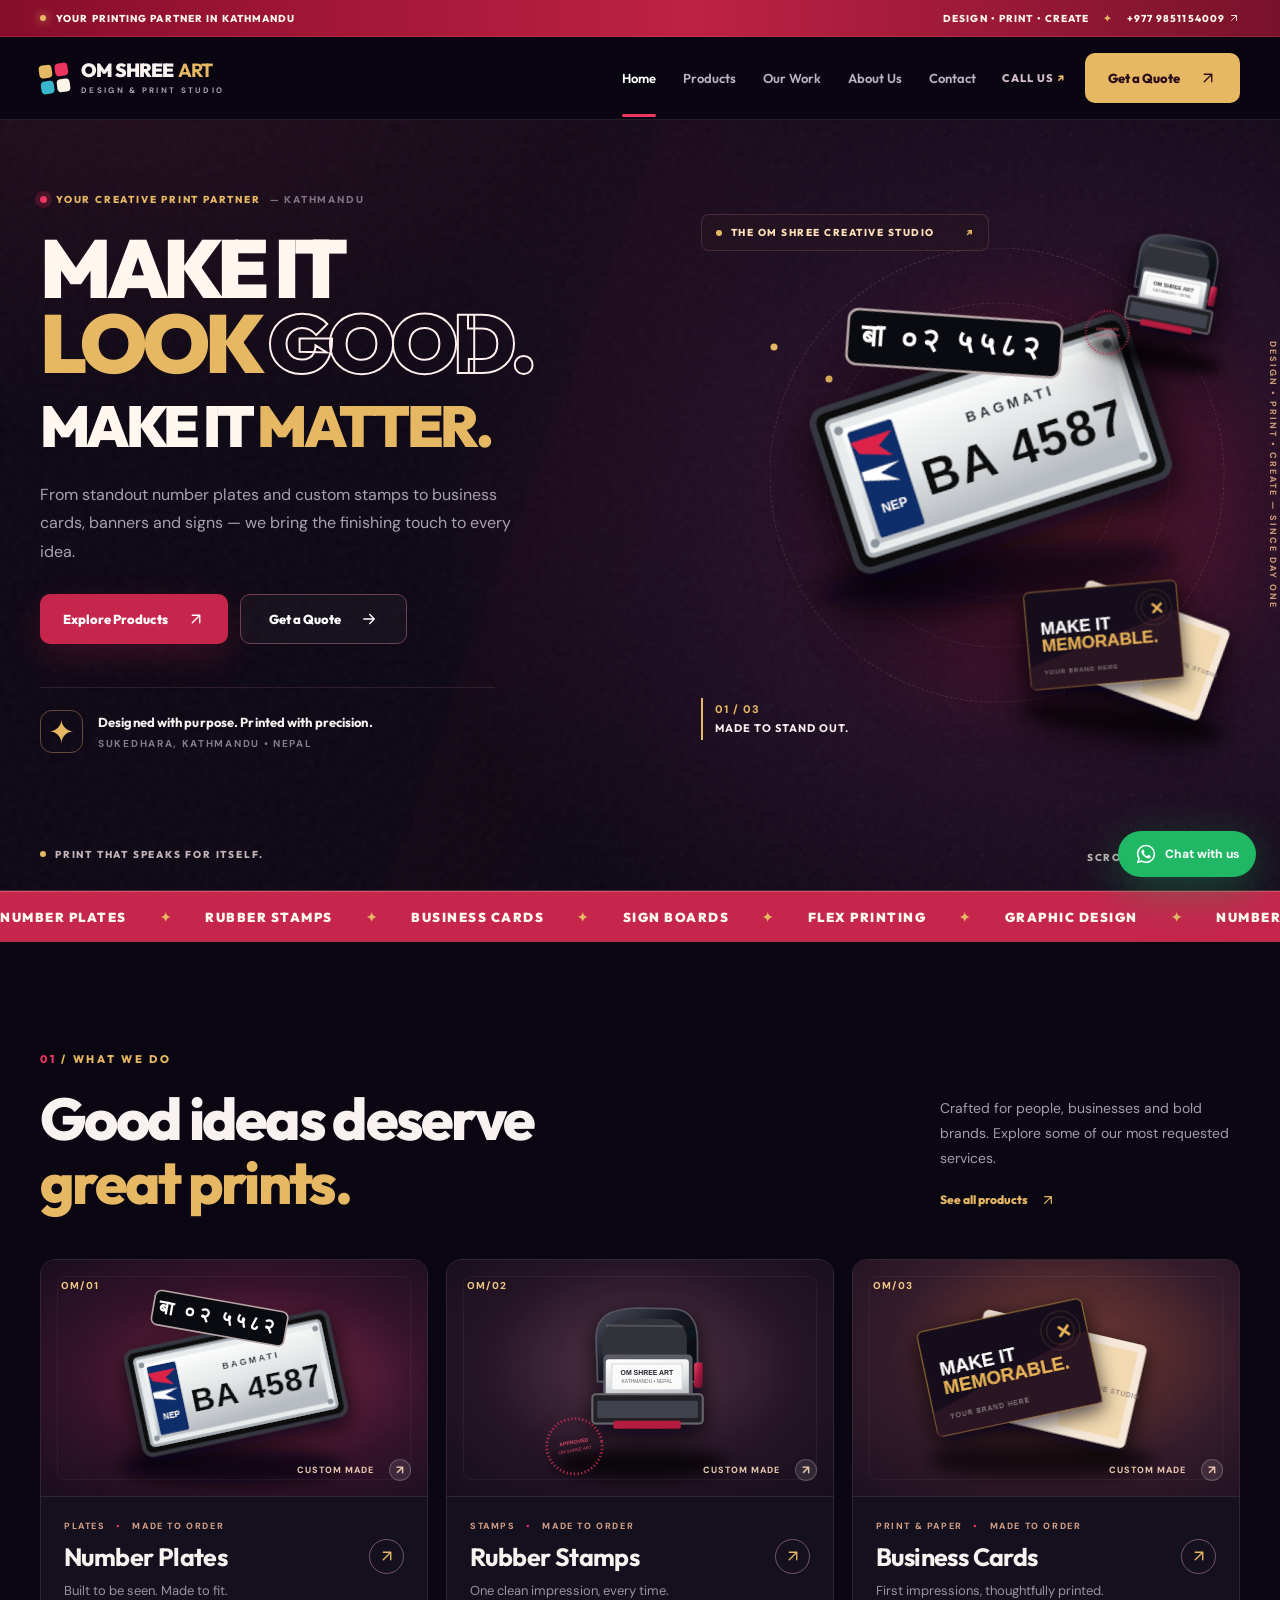
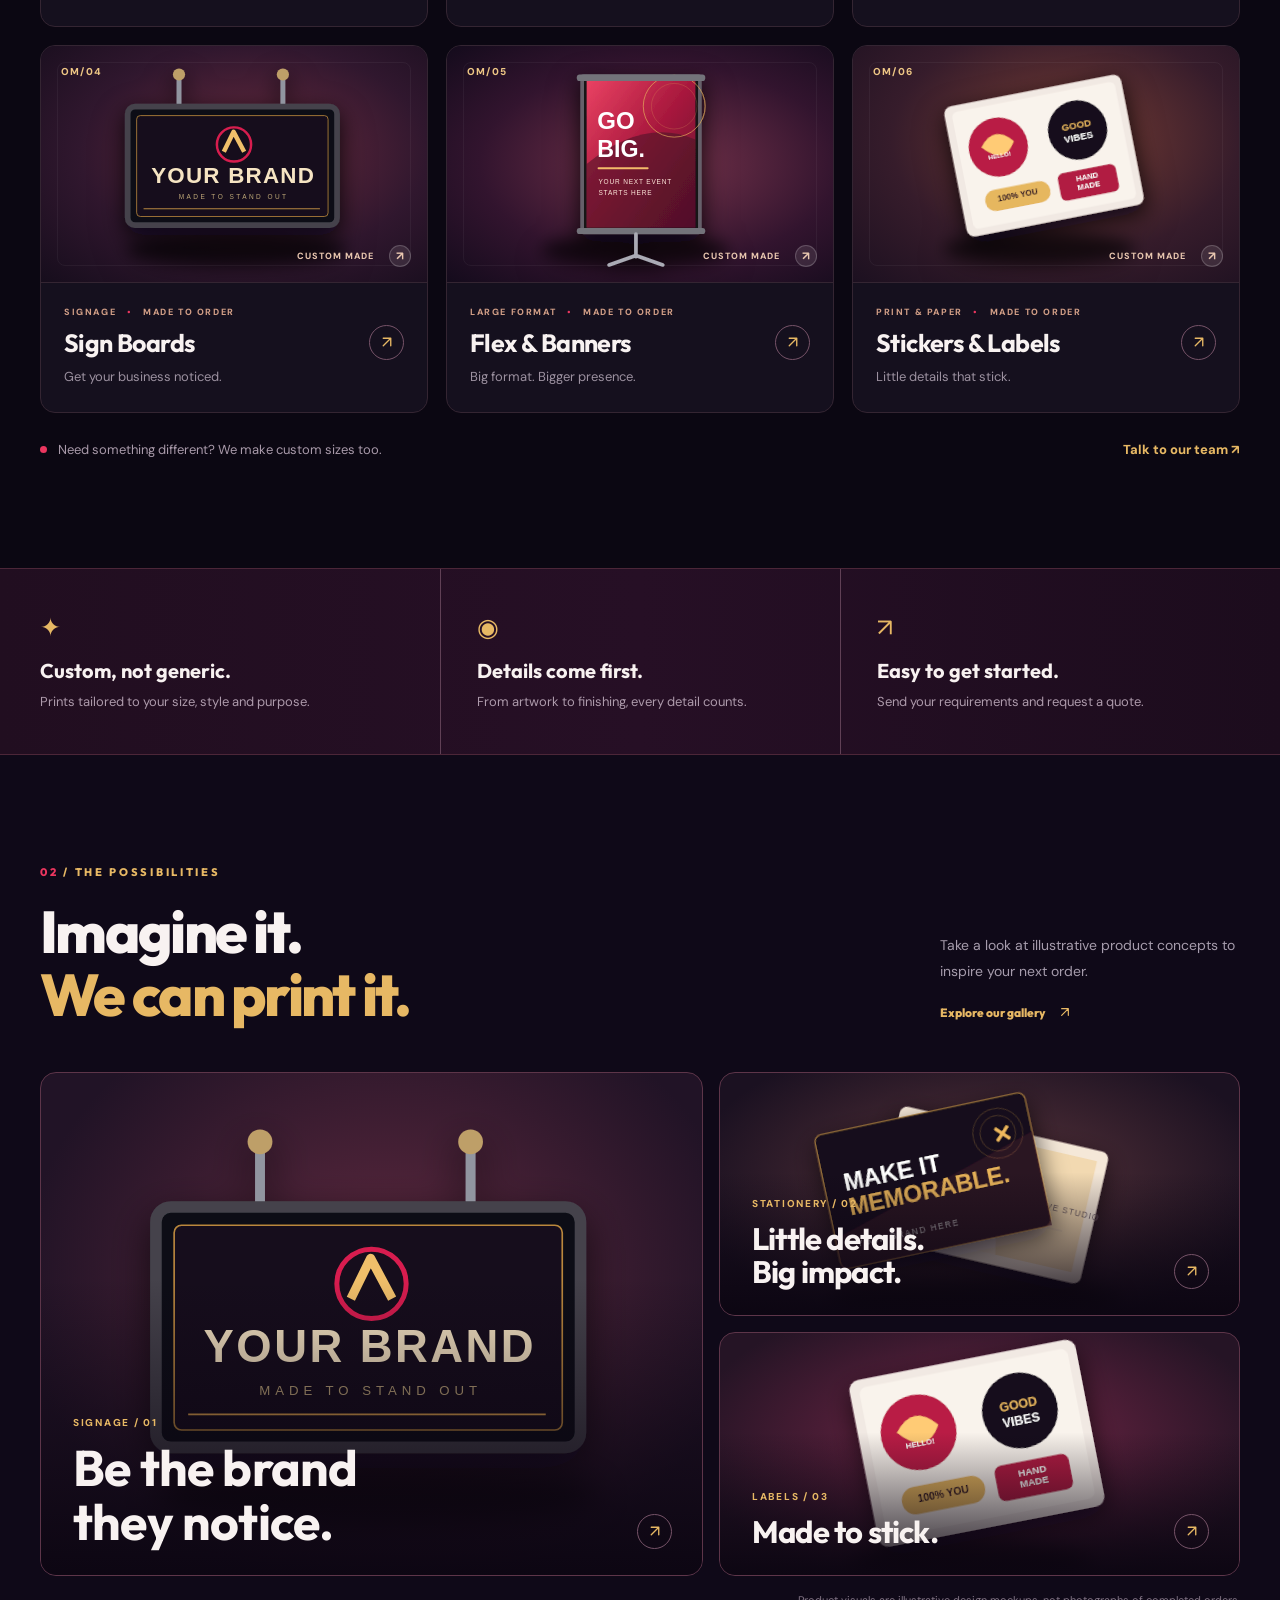
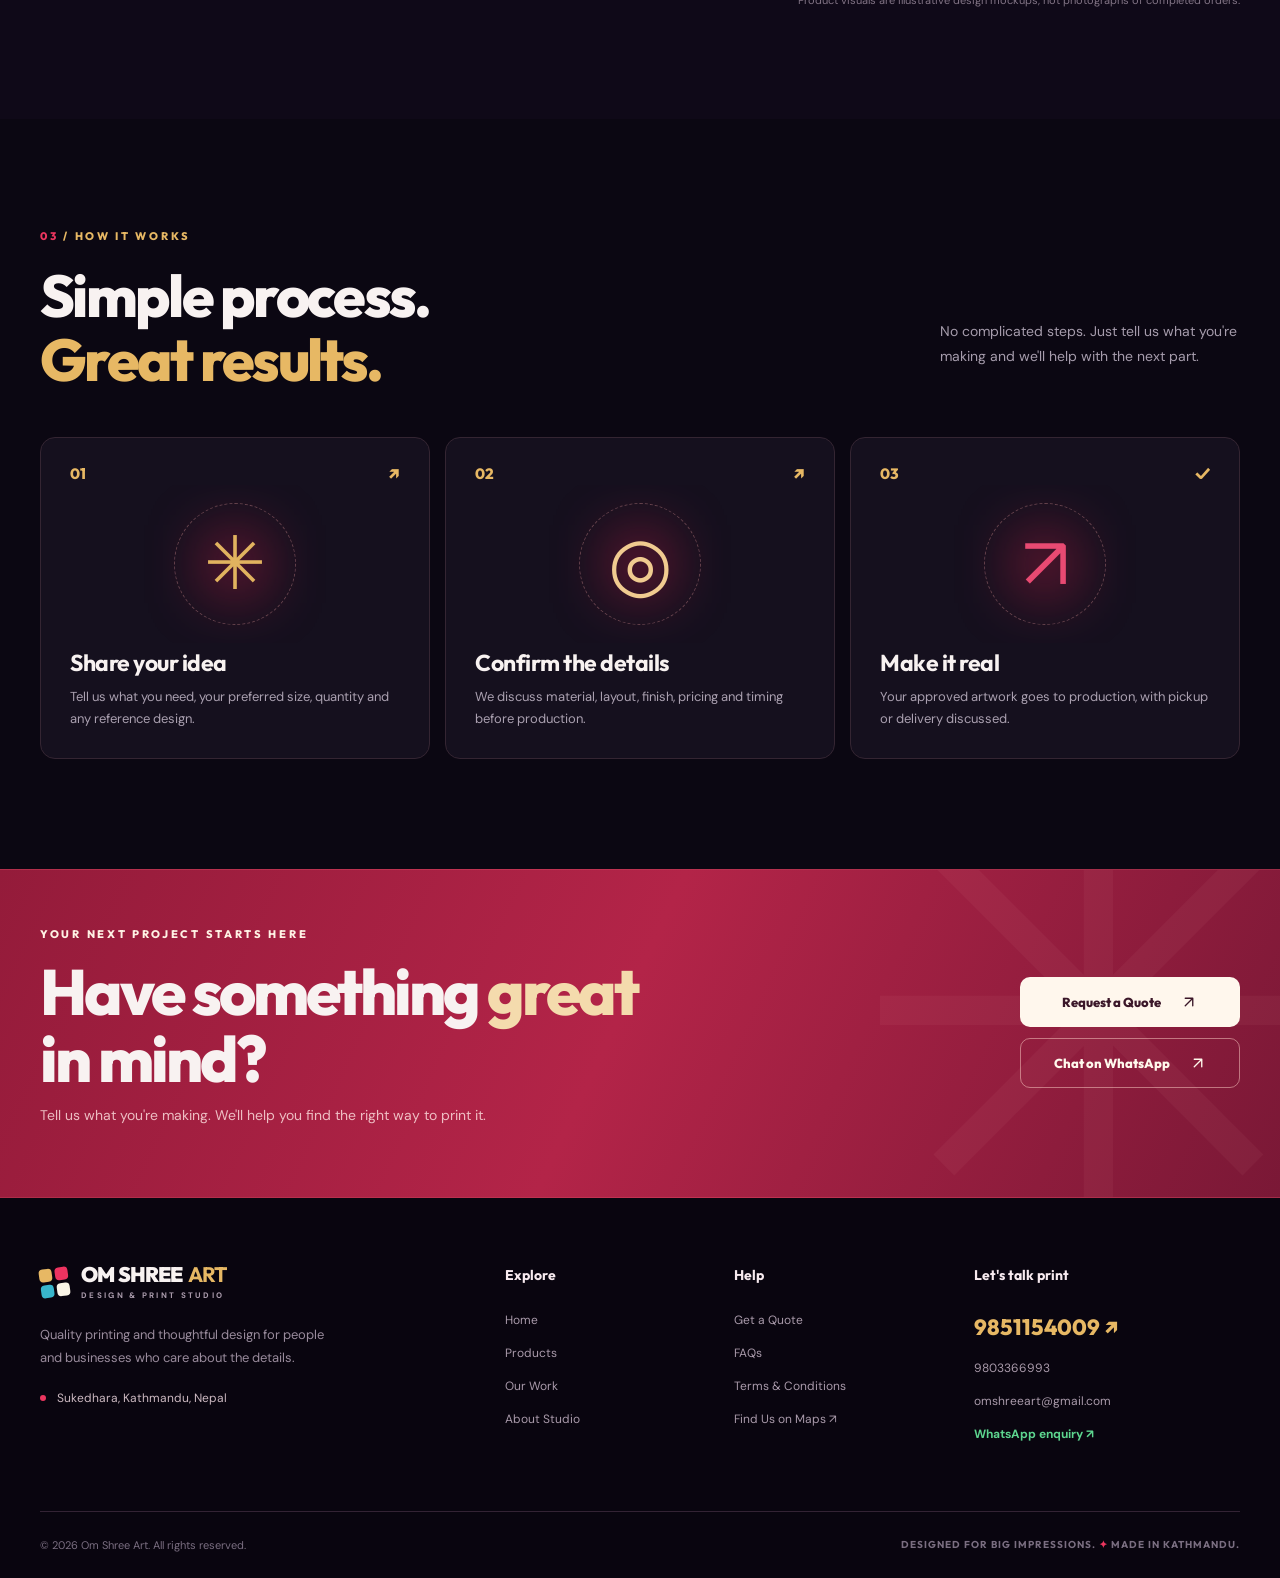
<file: index.html>
<!DOCTYPE html><html lang="en"><head><meta charset="UTF-8"><meta name="viewport" content="width=device-width,initial-scale=1"><meta name="theme-color" content="#0b0712"><meta name="description" content="Professional number plates, rubber stamps, business cards, banners, flex printing and signage in Sukedhara, Kathmandu."><title>Premium Printing, Number Plates &amp; Rubber Stamps | Om Shree Art Kathmandu</title><link rel="canonical" href="https://omshreeart.com.np/"><link rel="icon" type="image/svg+xml" href="assets/favicon.svg"><meta property="og:title" content="Premium Printing, Number Plates &amp; Rubber Stamps | Om Shree Art"><meta property="og:description" content="Professional number plates, rubber stamps, business cards, banners, flex printing and signage in Sukedhara, Kathmandu."><meta property="og:type" content="website"><meta property="og:url" content="https://omshreeart.com.np/"><link rel="preconnect" href="https://fonts.googleapis.com"><link rel="preconnect" href="https://fonts.gstatic.com" crossorigin><link href="https://fonts.googleapis.com/css2?family=DM+Sans:wght@400;500;600;700;800&amp;family=Outfit:wght@400;500;600;700;800;900&amp;display=swap" rel="stylesheet"><link rel="stylesheet" href="style.css"><script type="application/ld+json">{"@context": "https://schema.org", "@type": "LocalBusiness", "name": "Om Shree Art", "url": "https://omshreeart.com.np/", "telephone": "+9779851154009", "email": "omshreeart@gmail.com", "address": {"@type": "PostalAddress", "streetAddress": "Sukedhara", "addressLocality": "Kathmandu", "addressCountry": "NP"}, "areaServed": "Kathmandu Valley"}</script></head><body data-page="home"><a class="skip-link" href="#main">Skip to main content</a><div class="topbar"><div class="container topbar-inner"><span><span class="status-light"></span> YOUR PRINTING PARTNER IN KATHMANDU</span><span class="topbar-right">DESIGN • PRINT • CREATE <b class="top-dot">✦</b> <a href="tel:+9779851154009">+977 9851154009 <svg viewBox="0 0 24 24" fill="none" aria-hidden="true"><path d="M7 17 17 7M7 7h10v10" stroke="currentColor" stroke-width="1.8" stroke-linecap="round" stroke-linejoin="round"/></svg></a></span></div></div>
<header class="header" id="siteHeader"><div class="container header-inner"><a href="index.html" class="brand" aria-label="Om Shree Art homepage"><span class="brand-symbol" aria-hidden="true"><i></i><i></i><i></i><i></i></span><span class="brand-name">OM SHREE <strong>ART</strong><small>DESIGN & PRINT STUDIO</small></span></a><nav class="nav" id="nav" aria-label="Main navigation"><a href="index.html" class="active" aria-current="page">Home</a><a href="products.html" class="" >Products</a><a href="portfolio.html" class="" >Our Work</a><a href="about.html" class="" >About Us</a><a href="contact.html" class="" >Contact</a><a href="faq.html" class="nav-mobile-aux">FAQ</a><a href="terms.html" class="nav-mobile-aux">Terms</a></nav><div class="header-actions"><a class="header-call" href="tel:+9779803366993" aria-label="Call Om Shree Art">CALL US <span>↗</span></a><a class="btn btn-gold header-btn" href="contact.html">Get a Quote <svg viewBox="0 0 24 24" fill="none" aria-hidden="true"><path d="M7 17 17 7M7 7h10v10" stroke="currentColor" stroke-width="1.8" stroke-linecap="round" stroke-linejoin="round"/></svg></a><button id="menuBtn" class="menu-btn" type="button" aria-label="Open navigation menu" aria-controls="nav" aria-expanded="false"><span></span><span></span><span></span></button></div></div></header><main id="main"><section class="hero"><div class="hero-grain" aria-hidden="true"></div><div class="container hero-content"><div class="hero-left"><div class="hero-eyebrow"><span></span> YOUR CREATIVE PRINT PARTNER <b>— KATHMANDU</b></div><h1>MAKE IT<br><span class="hero-gold">LOOK</span> <span class="hero-outline">GOOD.</span><br><span class="hero-smallline">MAKE IT <em>MATTER.</em></span></h1><p>From standout number plates and custom stamps to business cards, banners and signs — we bring the finishing touch to every idea.</p><div class="hero-buttons"><a href="products.html" class="btn btn-red">Explore Products <svg viewBox="0 0 24 24" fill="none" aria-hidden="true"><path d="M7 17 17 7M7 7h10v10" stroke="currentColor" stroke-width="1.8" stroke-linecap="round" stroke-linejoin="round"/></svg></a><a href="contact.html" class="btn btn-darkline">Get a Quote <svg viewBox="0 0 24 24" fill="none" aria-hidden="true"><path d="M5 12h14m-6-6 6 6-6 6" stroke="currentColor" stroke-width="1.8" stroke-linecap="round" stroke-linejoin="round"/></svg></a></div><div class="hero-proof"><div class="hero-proof-icon">✦</div><div><strong>Designed with purpose. Printed with precision.</strong><span>SUKEDHARA, KATHMANDU • NEPAL</span></div></div></div><div class="hero-right"><div class="hero-orbit orbit-1"></div><div class="hero-orbit orbit-2"></div><div class="hero-orbit orbit-3"></div><div class="hero-aura"></div><div class="hero-sample-top"><span class="live-dot"></span> THE OM SHREE CREATIVE STUDIO <span>↗</span></div><div class="hero-numberplate product-float"><img src="assets/plate.svg" alt="Custom vehicle number plate mockup"/></div><div class="hero-stamp product-float"><img src="assets/stamp.svg" alt="Custom rubber stamp mockup"/></div><div class="hero-business product-float"><img src="assets/cards.svg" alt="Custom business cards mockup"/></div><div class="hero-side-label">DESIGN • PRINT • CREATE — SINCE DAY ONE</div><div class="hero-badge"><span>01 / 03</span><strong>MADE TO STAND OUT.</strong></div></div></div><div class="hero-bottomline container"><span><i></i> PRINT THAT SPEAKS FOR ITSELF.</span><span>SCROLL TO EXPLORE <b>↓</b></span></div></section>
<div class="marquee"><div class="marquee-track" aria-label="Featured printing services"><span>NUMBER PLATES</span><i>✦</i><span>RUBBER STAMPS</span><i>✦</i><span>BUSINESS CARDS</span><i>✦</i><span>SIGN BOARDS</span><i>✦</i><span>FLEX PRINTING</span><i>✦</i><span>GRAPHIC DESIGN</span><i>✦</i><span>NUMBER PLATES</span><i>✦</i><span>RUBBER STAMPS</span><i>✦</i><span>BUSINESS CARDS</span><i>✦</i><span>SIGN BOARDS</span><i>✦</i><span>FLEX PRINTING</span><i>✦</i><span>GRAPHIC DESIGN</span><i>✦</i></div></div>
<section class="section services-section"><div class="container"><div class="section-header"><div><div class="overline"><span>01</span> / WHAT WE DO</div><h2>Good ideas deserve<br><em>great prints.</em></h2></div><div class="section-right"><p>Crafted for people, businesses and bold brands. Explore some of our most requested services.</p><a href="products.html" class="text-action">See all products <svg viewBox="0 0 24 24" fill="none" aria-hidden="true"><path d="M7 17 17 7M7 7h10v10" stroke="currentColor" stroke-width="1.8" stroke-linecap="round" stroke-linejoin="round"/></svg></a></div></div><div class="services-grid"><article class="service-card service-card-feature reveal" data-category="plates" data-search="number plates custom vehicle number plates for motorcycles, scooters, cars and commercial vehicles. ask us about the correct size, lettering and finish for your vehicle. plates"><a href="products.html?item=number-plates" class="service-image theme-plates" aria-label="Explore Number Plates"><span class="service-index">OM/01</span><img loading="lazy" src="assets/plate.svg" alt="Illustrative mockup of Number Plates"><span class="image-tag">CUSTOM MADE <b>↗</b></span></a><div class="service-info"><div class="service-meta">Plates <span>•</span> MADE TO ORDER</div><div class="service-title-row"><h3>Number Plates</h3><a href="products.html?item=number-plates" class="round-arrow" aria-label="View Number Plates"><svg viewBox="0 0 24 24" fill="none" aria-hidden="true"><path d="M7 17 17 7M7 7h10v10" stroke="currentColor" stroke-width="1.8" stroke-linecap="round" stroke-linejoin="round"/></svg></a></div><p>Built to be seen. Made to fit.</p></div></article><article class="service-card  reveal" data-category="stamps" data-search="rubber stamps self-inking, traditional, company, address, logo and date stamps for daily professional use. stamps"><a href="products.html?item=rubber-stamps" class="service-image theme-stamps" aria-label="Explore Rubber Stamps"><span class="service-index">OM/02</span><img loading="lazy" src="assets/stamp.svg" alt="Illustrative mockup of Rubber Stamps"><span class="image-tag">CUSTOM MADE <b>↗</b></span></a><div class="service-info"><div class="service-meta">Stamps <span>•</span> MADE TO ORDER</div><div class="service-title-row"><h3>Rubber Stamps</h3><a href="products.html?item=rubber-stamps" class="round-arrow" aria-label="View Rubber Stamps"><svg viewBox="0 0 24 24" fill="none" aria-hidden="true"><path d="M7 17 17 7M7 7h10v10" stroke="currentColor" stroke-width="1.8" stroke-linecap="round" stroke-linejoin="round"/></svg></a></div><p>One clean impression, every time.</p></div></article><article class="service-card  reveal" data-category="print" data-search="business cards visiting cards with your choice of artwork, paper, finish and quantity. print &amp; paper"><a href="products.html?item=business-cards" class="service-image theme-print" aria-label="Explore Business Cards"><span class="service-index">OM/03</span><img loading="lazy" src="assets/cards.svg" alt="Illustrative mockup of Business Cards"><span class="image-tag">CUSTOM MADE <b>↗</b></span></a><div class="service-info"><div class="service-meta">Print & Paper <span>•</span> MADE TO ORDER</div><div class="service-title-row"><h3>Business Cards</h3><a href="products.html?item=business-cards" class="round-arrow" aria-label="View Business Cards"><svg viewBox="0 0 24 24" fill="none" aria-hidden="true"><path d="M7 17 17 7M7 7h10v10" stroke="currentColor" stroke-width="1.8" stroke-linecap="round" stroke-linejoin="round"/></svg></a></div><p>First impressions, thoughtfully printed.</p></div></article><article class="service-card  reveal" data-category="signage" data-search="sign boards custom signboards, shop signs and illuminated signage designed around your brand and site. signage"><a href="products.html?item=sign-boards" class="service-image theme-signage" aria-label="Explore Sign Boards"><span class="service-index">OM/04</span><img loading="lazy" src="assets/sign.svg" alt="Illustrative mockup of Sign Boards"><span class="image-tag">CUSTOM MADE <b>↗</b></span></a><div class="service-info"><div class="service-meta">Signage <span>•</span> MADE TO ORDER</div><div class="service-title-row"><h3>Sign Boards</h3><a href="products.html?item=sign-boards" class="round-arrow" aria-label="View Sign Boards"><svg viewBox="0 0 24 24" fill="none" aria-hidden="true"><path d="M7 17 17 7M7 7h10v10" stroke="currentColor" stroke-width="1.8" stroke-linecap="round" stroke-linejoin="round"/></svg></a></div><p>Get your business noticed.</p></div></article><article class="service-card  reveal" data-category="outdoor" data-search="flex &amp; banners banners and flex printing for shops, events, promotions, exhibitions and outdoor displays. large format"><a href="products.html?item=flex-banners" class="service-image theme-outdoor" aria-label="Explore Flex &amp; Banners"><span class="service-index">OM/05</span><img loading="lazy" src="assets/banner.svg" alt="Illustrative mockup of Flex &amp; Banners"><span class="image-tag">CUSTOM MADE <b>↗</b></span></a><div class="service-info"><div class="service-meta">Large Format <span>•</span> MADE TO ORDER</div><div class="service-title-row"><h3>Flex & Banners</h3><a href="products.html?item=flex-banners" class="round-arrow" aria-label="View Flex &amp; Banners"><svg viewBox="0 0 24 24" fill="none" aria-hidden="true"><path d="M7 17 17 7M7 7h10v10" stroke="currentColor" stroke-width="1.8" stroke-linecap="round" stroke-linejoin="round"/></svg></a></div><p>Big format. Bigger presence.</p></div></article><article class="service-card  reveal" data-category="print" data-search="stickers &amp; labels printed product labels, decals, die-cut stickers and branding pieces for your packaging or displays. print &amp; paper"><a href="products.html?item=stickers-labels" class="service-image theme-print" aria-label="Explore Stickers &amp; Labels"><span class="service-index">OM/06</span><img loading="lazy" src="assets/stickers.svg" alt="Illustrative mockup of Stickers &amp; Labels"><span class="image-tag">CUSTOM MADE <b>↗</b></span></a><div class="service-info"><div class="service-meta">Print & Paper <span>•</span> MADE TO ORDER</div><div class="service-title-row"><h3>Stickers & Labels</h3><a href="products.html?item=stickers-labels" class="round-arrow" aria-label="View Stickers &amp; Labels"><svg viewBox="0 0 24 24" fill="none" aria-hidden="true"><path d="M7 17 17 7M7 7h10v10" stroke="currentColor" stroke-width="1.8" stroke-linecap="round" stroke-linejoin="round"/></svg></a></div><p>Little details that stick.</p></div></article></div><div class="section-end"><span><i></i> Need something different? We make custom sizes too.</span><a href="contact.html">Talk to our team ↗</a></div></div></section>
<section class="feature-strip"><div class="container feature-strip-grid"><div><div class="feature-icon">✦</div><strong>Custom, not generic.</strong><p>Prints tailored to your size, style and purpose.</p></div><div><div class="feature-icon">◉</div><strong>Details come first.</strong><p>From artwork to finishing, every detail counts.</p></div><div><div class="feature-icon">↗</div><strong>Easy to get started.</strong><p>Send your requirements and request a quote.</p></div></div></section>
<section class="section showcase-section"><div class="container"><div class="section-header"><div><div class="overline"><span>02</span> / THE POSSIBILITIES</div><h2>Imagine it.<br><em>We can print it.</em></h2></div><div class="section-right"><p>Take a look at illustrative product concepts to inspire your next order.</p><a href="portfolio.html" class="text-action">Explore our gallery <svg viewBox="0 0 24 24" fill="none" aria-hidden="true"><path d="M7 17 17 7M7 7h10v10" stroke="currentColor" stroke-width="1.8" stroke-linecap="round" stroke-linejoin="round"/></svg></a></div></div><div class="gallery-home"><a class="gallery-home-main" href="portfolio.html"><img src="assets/sign.svg" loading="lazy" alt="Illustrative shop sign design"/><div class="gallery-overlay"><span>SIGNAGE / 01</span><h3>Be the brand<br>they notice.</h3><strong class="round-arrow"><svg viewBox="0 0 24 24" fill="none" aria-hidden="true"><path d="M7 17 17 7M7 7h10v10" stroke="currentColor" stroke-width="1.8" stroke-linecap="round" stroke-linejoin="round"/></svg></strong></div></a><a class="gallery-home-right right1" href="portfolio.html"><img src="assets/cards.svg" loading="lazy" alt="Business cards design example"/><div class="gallery-overlay"><span>STATIONERY / 02</span><h3>Little details.<br>Big impact.</h3><strong class="round-arrow"><svg viewBox="0 0 24 24" fill="none" aria-hidden="true"><path d="M7 17 17 7M7 7h10v10" stroke="currentColor" stroke-width="1.8" stroke-linecap="round" stroke-linejoin="round"/></svg></strong></div></a><a class="gallery-home-right right2" href="portfolio.html"><img src="assets/stickers.svg" loading="lazy" alt="Sticker printing design example"/><div class="gallery-overlay"><span>LABELS / 03</span><h3>Made to stick.</h3><strong class="round-arrow"><svg viewBox="0 0 24 24" fill="none" aria-hidden="true"><path d="M7 17 17 7M7 7h10v10" stroke="currentColor" stroke-width="1.8" stroke-linecap="round" stroke-linejoin="round"/></svg></strong></div></a></div><p class="mockup-note">Product visuals are illustrative design mockups, not photographs of completed orders.</p></div></section>
<section class="section process-section"><div class="container"><div class="section-header"><div><div class="overline"><span>03</span> / HOW IT WORKS</div><h2>Simple process.<br><em>Great results.</em></h2></div><div class="section-right"><p>No complicated steps. Just tell us what you're making and we'll help with the next part.</p></div></div><div class="process-grid"><div class="process-item"><span class="step-no">01 <i>↗</i></span><div class="process-graphic"><span>✳</span><div></div></div><h3>Share your idea</h3><p>Tell us what you need, your preferred size, quantity and any reference design.</p></div><div class="process-item"><span class="step-no">02 <i>↗</i></span><div class="process-graphic process-graphic-2"><span>◎</span><div></div></div><h3>Confirm the details</h3><p>We discuss material, layout, finish, pricing and timing before production.</p></div><div class="process-item"><span class="step-no">03 <i>✓</i></span><div class="process-graphic process-graphic-3"><span>↗</span><div></div></div><h3>Make it real</h3><p>Your approved artwork goes to production, with pickup or delivery discussed.</p></div></div></div></section></main><section class="cta-section"><div class="container cta-inner"><div><div class="overline light">YOUR NEXT PROJECT STARTS HERE</div><h2>Have something <em>great</em><br>in mind?</h2><p>Tell us what you're making. We'll help you find the right way to print it.</p></div><div class="cta-actions"><a href="contact.html" class="btn btn-cream">Request a Quote <svg viewBox="0 0 24 24" fill="none" aria-hidden="true"><path d="M7 17 17 7M7 7h10v10" stroke="currentColor" stroke-width="1.8" stroke-linecap="round" stroke-linejoin="round"/></svg></a><a href="https://wa.me/9779851154009?text=Hello%20Om%20Shree%20Art%2C%20I%20need%20a%20printing%20quote." target="_blank" rel="noopener" class="btn btn-red-outline">Chat on WhatsApp <svg viewBox="0 0 24 24" fill="none" aria-hidden="true"><path d="M7 17 17 7M7 7h10v10" stroke="currentColor" stroke-width="1.8" stroke-linecap="round" stroke-linejoin="round"/></svg></a></div><div class="cta-asterisk" aria-hidden="true">✳</div></div></section>
<footer class="footer"><div class="container"><div class="footer-main"><div class="footer-intro"><a href="index.html" class="brand brand-footer" aria-label="Om Shree Art homepage"><span class="brand-symbol" aria-hidden="true"><i></i><i></i><i></i><i></i></span><span class="brand-name">OM SHREE <strong>ART</strong><small>DESIGN & PRINT STUDIO</small></span></a><p>Quality printing and thoughtful design for people and businesses who care about the details.</p><div class="footer-location"><span class="red-dot"></span> Sukedhara, Kathmandu, Nepal</div></div><div class="footer-links"><h4>Explore</h4><a href="index.html">Home</a><a href="products.html">Products</a><a href="portfolio.html">Our Work</a><a href="about.html">About Studio</a></div><div class="footer-links"><h4>Help</h4><a href="contact.html">Get a Quote</a><a href="faq.html">FAQs</a><a href="terms.html">Terms & Conditions</a><a href="https://www.google.com/maps/search/?api=1&amp;query=Om+Shree+Art+Sukedhara+Kathmandu" target="_blank" rel="noopener">Find Us on Maps ↗</a></div><div class="footer-links footer-contact"><h4>Let's talk print</h4><a class="footer-phone" href="tel:+9779851154009">9851154009 ↗</a><a href="tel:+9779803366993">9803366993</a><a href="mailto:omshreeart@gmail.com">omshreeart@gmail.com</a><a class="footer-whatsapp" href="https://wa.me/9779851154009?text=Hello%20Om%20Shree%20Art" target="_blank" rel="noopener">WhatsApp enquiry ↗</a></div></div><div class="footer-bottom"><span>© 2026 Om Shree Art. All rights reserved.</span><span>DESIGNED FOR BIG IMPRESSIONS. <b>✦</b> MADE IN KATHMANDU.</span></div></div></footer><a class="floating-wa" href="https://wa.me/9779851154009?text=Hi%20Om%20Shree%20Art%21%20I%20would%20like%20to%20request%20a%20quote." target="_blank" rel="noopener" aria-label="Enquire on WhatsApp"><svg viewBox="0 0 24 24" aria-hidden="true"><path fill="currentColor" d="M12.04 2C6.55 2 2.1 6.44 2.1 11.92c0 1.75.46 3.44 1.33 4.94L2 22l5.3-1.38a9.97 9.97 0 0 0 4.74 1.2c5.48 0 9.93-4.45 9.93-9.92A9.94 9.94 0 0 0 12.04 2Zm0 18.14c-1.46 0-2.89-.4-4.13-1.14l-.3-.18-3.14.82.84-3.06-.2-.32A8.2 8.2 0 0 1 3.8 11.9a8.24 8.24 0 1 1 8.24 8.24Zm4.52-6.17c-.25-.13-1.48-.73-1.7-.8-.23-.09-.4-.13-.56.12-.17.25-.64.8-.79.95-.14.17-.29.19-.54.06a6.7 6.7 0 0 1-1.98-1.22 7.48 7.48 0 0 1-1.38-1.71c-.15-.25-.02-.39.11-.52l.38-.44c.13-.14.17-.25.25-.42.08-.17.04-.31-.02-.44-.06-.12-.56-1.35-.77-1.85-.2-.49-.41-.41-.56-.42h-.48c-.17 0-.44.06-.67.3-.23.25-.88.87-.88 2.11s.9 2.44 1.03 2.6c.13.17 1.76 2.7 4.27 3.79.59.26 1.05.42 1.42.53.6.19 1.14.16 1.57.1.48-.08 1.48-.6 1.69-1.19.21-.58.21-1.08.15-1.18-.06-.11-.23-.18-.48-.31Z"/></svg><span>Chat with us</span></a><script src="app.js" defer></script></body></html>
</file>
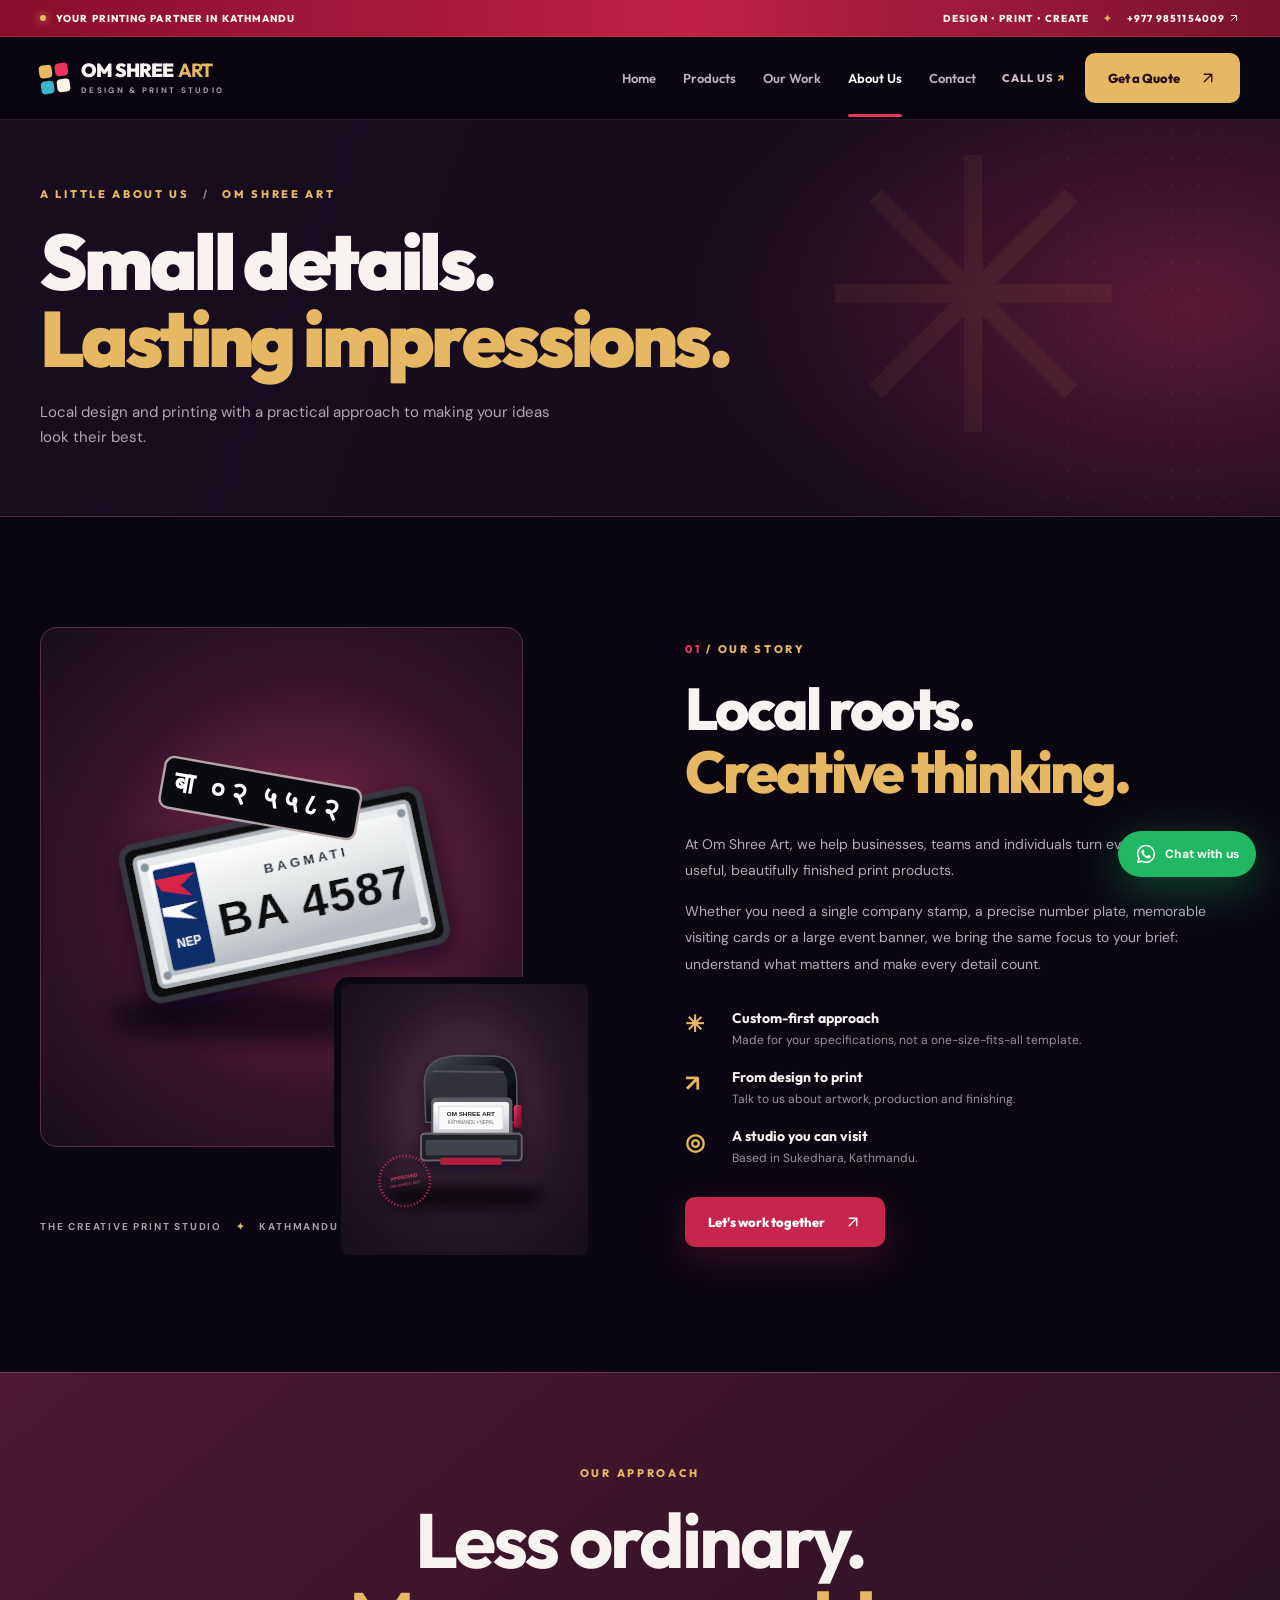
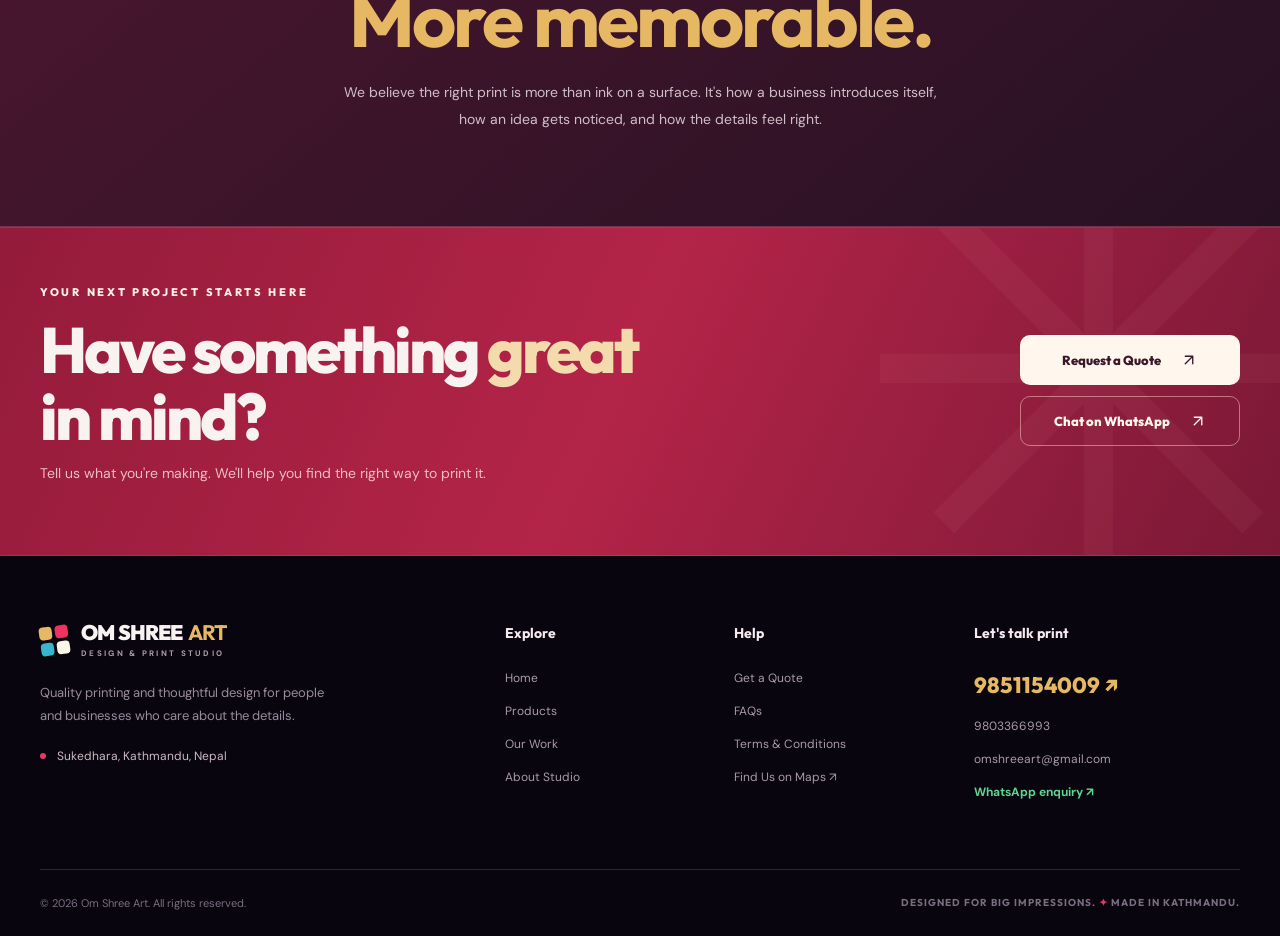
<file: about.html>
<!DOCTYPE html><html lang="en"><head><meta charset="UTF-8"><meta name="viewport" content="width=device-width,initial-scale=1"><meta name="theme-color" content="#0b0712"><meta name="description" content="Learn about Om Shree Art, a local design and printing studio in Sukedhara, Kathmandu."><title>Our Printing Studio | Om Shree Art Kathmandu</title><link rel="canonical" href="https://omshreeart.com.np/about.html"><link rel="icon" type="image/svg+xml" href="assets/favicon.svg"><meta property="og:title" content="Our Printing Studio | Om Shree Art"><meta property="og:description" content="Learn about Om Shree Art, a local design and printing studio in Sukedhara, Kathmandu."><meta property="og:type" content="website"><meta property="og:url" content="https://omshreeart.com.np/about.html"><link rel="preconnect" href="https://fonts.googleapis.com"><link rel="preconnect" href="https://fonts.gstatic.com" crossorigin><link href="https://fonts.googleapis.com/css2?family=DM+Sans:wght@400;500;600;700;800&amp;family=Outfit:wght@400;500;600;700;800;900&amp;display=swap" rel="stylesheet"><link rel="stylesheet" href="style.css"><script type="application/ld+json">{"@context": "https://schema.org", "@type": "LocalBusiness", "name": "Om Shree Art", "url": "https://omshreeart.com.np/", "telephone": "+9779851154009", "email": "omshreeart@gmail.com", "address": {"@type": "PostalAddress", "streetAddress": "Sukedhara", "addressLocality": "Kathmandu", "addressCountry": "NP"}, "areaServed": "Kathmandu Valley"}</script></head><body data-page="about"><a class="skip-link" href="#main">Skip to main content</a><div class="topbar"><div class="container topbar-inner"><span><span class="status-light"></span> YOUR PRINTING PARTNER IN KATHMANDU</span><span class="topbar-right">DESIGN • PRINT • CREATE <b class="top-dot">✦</b> <a href="tel:+9779851154009">+977 9851154009 <svg viewBox="0 0 24 24" fill="none" aria-hidden="true"><path d="M7 17 17 7M7 7h10v10" stroke="currentColor" stroke-width="1.8" stroke-linecap="round" stroke-linejoin="round"/></svg></a></span></div></div>
<header class="header" id="siteHeader"><div class="container header-inner"><a href="index.html" class="brand" aria-label="Om Shree Art homepage"><span class="brand-symbol" aria-hidden="true"><i></i><i></i><i></i><i></i></span><span class="brand-name">OM SHREE <strong>ART</strong><small>DESIGN & PRINT STUDIO</small></span></a><nav class="nav" id="nav" aria-label="Main navigation"><a href="index.html" class="" >Home</a><a href="products.html" class="" >Products</a><a href="portfolio.html" class="" >Our Work</a><a href="about.html" class="active" aria-current="page">About Us</a><a href="contact.html" class="" >Contact</a><a href="faq.html" class="nav-mobile-aux">FAQ</a><a href="terms.html" class="nav-mobile-aux">Terms</a></nav><div class="header-actions"><a class="header-call" href="tel:+9779803366993" aria-label="Call Om Shree Art">CALL US <span>↗</span></a><a class="btn btn-gold header-btn" href="contact.html">Get a Quote <svg viewBox="0 0 24 24" fill="none" aria-hidden="true"><path d="M7 17 17 7M7 7h10v10" stroke="currentColor" stroke-width="1.8" stroke-linecap="round" stroke-linejoin="round"/></svg></a><button id="menuBtn" class="menu-btn" type="button" aria-label="Open navigation menu" aria-controls="nav" aria-expanded="false"><span></span><span></span><span></span></button></div></div></header><main id="main"><section class="page-intro"><div class="container"><div class="overline">A LITTLE ABOUT US <span>/</span> OM SHREE ART</div><h1>Small details.<br><em>Lasting impressions.</em></h1><p>Local design and printing with a practical approach to making your ideas look their best.</p><div class="page-intro-decoration">✳</div></div></section><section class="section about-section"><div class="container about-grid"><div class="about-visual"><div class="about-image theme-plates"><img src="assets/plate.svg" alt="Illustration of custom number plate"/></div><div class="about-mini theme-stamps"><img src="assets/stamp.svg" alt="Illustration of rubber stamp"/></div><div class="about-image-label">THE CREATIVE PRINT STUDIO <b>✦</b> KATHMANDU</div></div><div class="about-text"><div class="overline"><span>01</span> / OUR STORY</div><h2>Local roots.<br><em>Creative thinking.</em></h2><p>At Om Shree Art, we help businesses, teams and individuals turn everyday ideas into useful, beautifully finished print products.</p><p>Whether you need a single company stamp, a precise number plate, memorable visiting cards or a large event banner, we bring the same focus to your brief: understand what matters and make every detail count.</p><div class="about-feature"><div><b>✳</b><strong>Custom-first approach</strong><span>Made for your specifications, not a one-size-fits-all template.</span></div><div><b>↗</b><strong>From design to print</strong><span>Talk to us about artwork, production and finishing.</span></div><div><b>◎</b><strong>A studio you can visit</strong><span>Based in Sukedhara, Kathmandu.</span></div></div><a href="contact.html" class="btn btn-red">Let's work together <svg viewBox="0 0 24 24" fill="none" aria-hidden="true"><path d="M7 17 17 7M7 7h10v10" stroke="currentColor" stroke-width="1.8" stroke-linecap="round" stroke-linejoin="round"/></svg></a></div></div></section><section class="about-banner"><div class="container"><div class="overline">OUR APPROACH</div><h2>Less ordinary.<br><em>More memorable.</em></h2><p>We believe the right print is more than ink on a surface. It's how a business introduces itself, how an idea gets noticed, and how the details feel right.</p></div></section></main><section class="cta-section"><div class="container cta-inner"><div><div class="overline light">YOUR NEXT PROJECT STARTS HERE</div><h2>Have something <em>great</em><br>in mind?</h2><p>Tell us what you're making. We'll help you find the right way to print it.</p></div><div class="cta-actions"><a href="contact.html" class="btn btn-cream">Request a Quote <svg viewBox="0 0 24 24" fill="none" aria-hidden="true"><path d="M7 17 17 7M7 7h10v10" stroke="currentColor" stroke-width="1.8" stroke-linecap="round" stroke-linejoin="round"/></svg></a><a href="https://wa.me/9779851154009?text=Hello%20Om%20Shree%20Art%2C%20I%20need%20a%20printing%20quote." target="_blank" rel="noopener" class="btn btn-red-outline">Chat on WhatsApp <svg viewBox="0 0 24 24" fill="none" aria-hidden="true"><path d="M7 17 17 7M7 7h10v10" stroke="currentColor" stroke-width="1.8" stroke-linecap="round" stroke-linejoin="round"/></svg></a></div><div class="cta-asterisk" aria-hidden="true">✳</div></div></section>
<footer class="footer"><div class="container"><div class="footer-main"><div class="footer-intro"><a href="index.html" class="brand brand-footer" aria-label="Om Shree Art homepage"><span class="brand-symbol" aria-hidden="true"><i></i><i></i><i></i><i></i></span><span class="brand-name">OM SHREE <strong>ART</strong><small>DESIGN & PRINT STUDIO</small></span></a><p>Quality printing and thoughtful design for people and businesses who care about the details.</p><div class="footer-location"><span class="red-dot"></span> Sukedhara, Kathmandu, Nepal</div></div><div class="footer-links"><h4>Explore</h4><a href="index.html">Home</a><a href="products.html">Products</a><a href="portfolio.html">Our Work</a><a href="about.html">About Studio</a></div><div class="footer-links"><h4>Help</h4><a href="contact.html">Get a Quote</a><a href="faq.html">FAQs</a><a href="terms.html">Terms & Conditions</a><a href="https://www.google.com/maps/search/?api=1&amp;query=Om+Shree+Art+Sukedhara+Kathmandu" target="_blank" rel="noopener">Find Us on Maps ↗</a></div><div class="footer-links footer-contact"><h4>Let's talk print</h4><a class="footer-phone" href="tel:+9779851154009">9851154009 ↗</a><a href="tel:+9779803366993">9803366993</a><a href="mailto:omshreeart@gmail.com">omshreeart@gmail.com</a><a class="footer-whatsapp" href="https://wa.me/9779851154009?text=Hello%20Om%20Shree%20Art" target="_blank" rel="noopener">WhatsApp enquiry ↗</a></div></div><div class="footer-bottom"><span>© 2026 Om Shree Art. All rights reserved.</span><span>DESIGNED FOR BIG IMPRESSIONS. <b>✦</b> MADE IN KATHMANDU.</span></div></div></footer><a class="floating-wa" href="https://wa.me/9779851154009?text=Hi%20Om%20Shree%20Art%21%20I%20would%20like%20to%20request%20a%20quote." target="_blank" rel="noopener" aria-label="Enquire on WhatsApp"><svg viewBox="0 0 24 24" aria-hidden="true"><path fill="currentColor" d="M12.04 2C6.55 2 2.1 6.44 2.1 11.92c0 1.75.46 3.44 1.33 4.94L2 22l5.3-1.38a9.97 9.97 0 0 0 4.74 1.2c5.48 0 9.93-4.45 9.93-9.92A9.94 9.94 0 0 0 12.04 2Zm0 18.14c-1.46 0-2.89-.4-4.13-1.14l-.3-.18-3.14.82.84-3.06-.2-.32A8.2 8.2 0 0 1 3.8 11.9a8.24 8.24 0 1 1 8.24 8.24Zm4.52-6.17c-.25-.13-1.48-.73-1.7-.8-.23-.09-.4-.13-.56.12-.17.25-.64.8-.79.95-.14.17-.29.19-.54.06a6.7 6.7 0 0 1-1.98-1.22 7.48 7.48 0 0 1-1.38-1.71c-.15-.25-.02-.39.11-.52l.38-.44c.13-.14.17-.25.25-.42.08-.17.04-.31-.02-.44-.06-.12-.56-1.35-.77-1.85-.2-.49-.41-.41-.56-.42h-.48c-.17 0-.44.06-.67.3-.23.25-.88.87-.88 2.11s.9 2.44 1.03 2.6c.13.17 1.76 2.7 4.27 3.79.59.26 1.05.42 1.42.53.6.19 1.14.16 1.57.1.48-.08 1.48-.6 1.69-1.19.21-.58.21-1.08.15-1.18-.06-.11-.23-.18-.48-.31Z"/></svg><span>Chat with us</span></a><script src="app.js" defer></script></body></html>
</file>
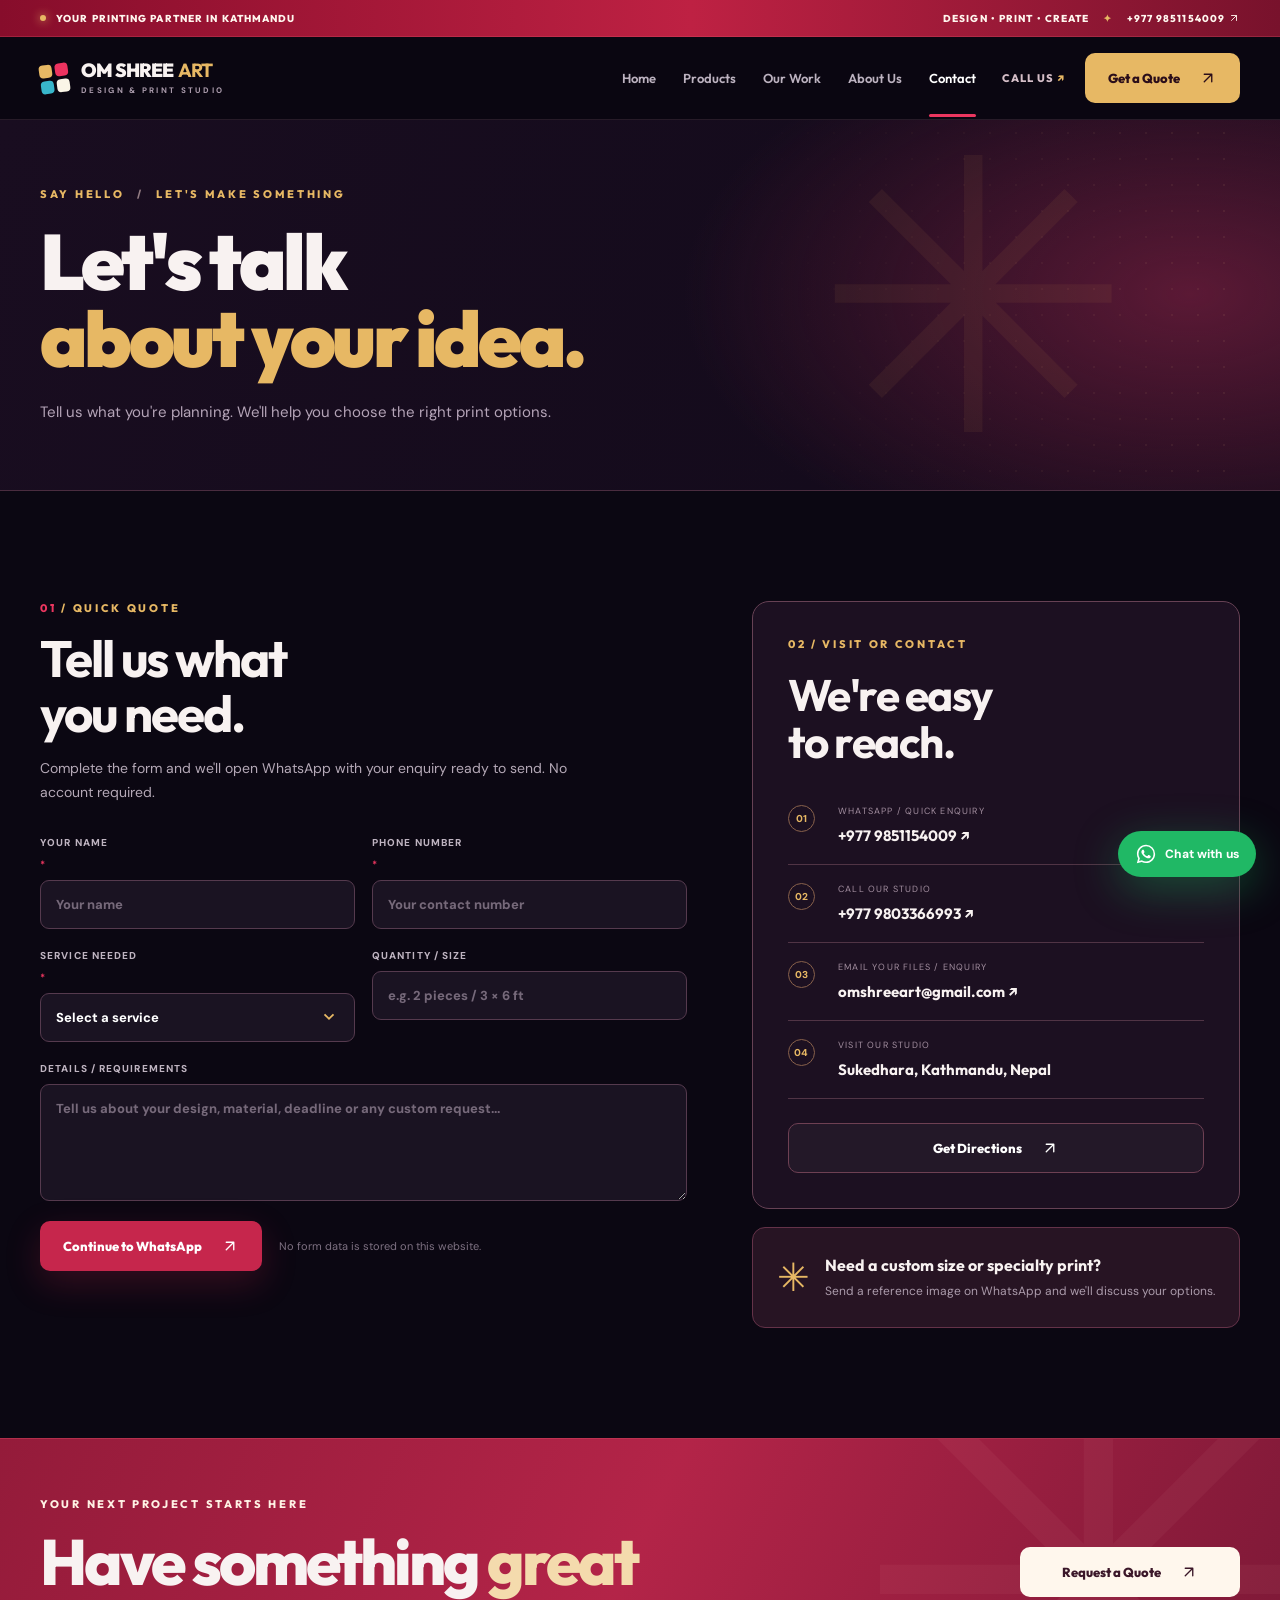
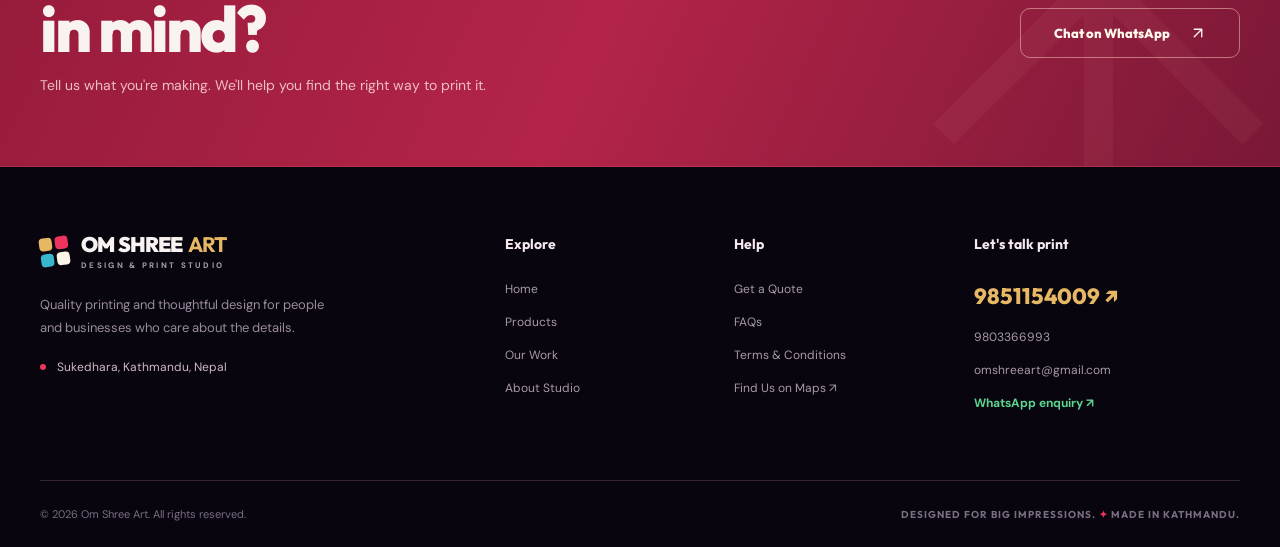
<file: contact.html>
<!DOCTYPE html><html lang="en"><head><meta charset="UTF-8"><meta name="viewport" content="width=device-width,initial-scale=1"><meta name="theme-color" content="#0b0712"><meta name="description" content="Contact Om Shree Art in Sukedhara, Kathmandu for number plates, rubber stamps, signage and other printing services."><title>Get a Quote &amp; Contact Us | Om Shree Art Kathmandu</title><link rel="canonical" href="https://omshreeart.com.np/contact.html"><link rel="icon" type="image/svg+xml" href="assets/favicon.svg"><meta property="og:title" content="Get a Quote &amp; Contact Us | Om Shree Art"><meta property="og:description" content="Contact Om Shree Art in Sukedhara, Kathmandu for number plates, rubber stamps, signage and other printing services."><meta property="og:type" content="website"><meta property="og:url" content="https://omshreeart.com.np/contact.html"><link rel="preconnect" href="https://fonts.googleapis.com"><link rel="preconnect" href="https://fonts.gstatic.com" crossorigin><link href="https://fonts.googleapis.com/css2?family=DM+Sans:wght@400;500;600;700;800&amp;family=Outfit:wght@400;500;600;700;800;900&amp;display=swap" rel="stylesheet"><link rel="stylesheet" href="style.css"><script type="application/ld+json">{"@context": "https://schema.org", "@type": "LocalBusiness", "name": "Om Shree Art", "url": "https://omshreeart.com.np/", "telephone": "+9779851154009", "email": "omshreeart@gmail.com", "address": {"@type": "PostalAddress", "streetAddress": "Sukedhara", "addressLocality": "Kathmandu", "addressCountry": "NP"}, "areaServed": "Kathmandu Valley"}</script></head><body data-page="contact"><a class="skip-link" href="#main">Skip to main content</a><div class="topbar"><div class="container topbar-inner"><span><span class="status-light"></span> YOUR PRINTING PARTNER IN KATHMANDU</span><span class="topbar-right">DESIGN • PRINT • CREATE <b class="top-dot">✦</b> <a href="tel:+9779851154009">+977 9851154009 <svg viewBox="0 0 24 24" fill="none" aria-hidden="true"><path d="M7 17 17 7M7 7h10v10" stroke="currentColor" stroke-width="1.8" stroke-linecap="round" stroke-linejoin="round"/></svg></a></span></div></div>
<header class="header" id="siteHeader"><div class="container header-inner"><a href="index.html" class="brand" aria-label="Om Shree Art homepage"><span class="brand-symbol" aria-hidden="true"><i></i><i></i><i></i><i></i></span><span class="brand-name">OM SHREE <strong>ART</strong><small>DESIGN & PRINT STUDIO</small></span></a><nav class="nav" id="nav" aria-label="Main navigation"><a href="index.html" class="" >Home</a><a href="products.html" class="" >Products</a><a href="portfolio.html" class="" >Our Work</a><a href="about.html" class="" >About Us</a><a href="contact.html" class="active" aria-current="page">Contact</a><a href="faq.html" class="nav-mobile-aux">FAQ</a><a href="terms.html" class="nav-mobile-aux">Terms</a></nav><div class="header-actions"><a class="header-call" href="tel:+9779803366993" aria-label="Call Om Shree Art">CALL US <span>↗</span></a><a class="btn btn-gold header-btn" href="contact.html">Get a Quote <svg viewBox="0 0 24 24" fill="none" aria-hidden="true"><path d="M7 17 17 7M7 7h10v10" stroke="currentColor" stroke-width="1.8" stroke-linecap="round" stroke-linejoin="round"/></svg></a><button id="menuBtn" class="menu-btn" type="button" aria-label="Open navigation menu" aria-controls="nav" aria-expanded="false"><span></span><span></span><span></span></button></div></div></header><main id="main"><section class="page-intro contact-intro"><div class="container"><div class="overline">SAY HELLO <span>/</span> LET'S MAKE SOMETHING</div><h1>Let's talk<br><em>about your idea.</em></h1><p>Tell us what you're planning. We'll help you choose the right print options.</p><div class="page-intro-decoration">✳</div></div></section><section class="section contact-section"><div class="container contact-grid"><div class="form-column"><div class="overline"><span>01</span> / QUICK QUOTE</div><h2>Tell us what<br>you need.</h2><p>Complete the form and we'll open WhatsApp with your enquiry ready to send. No account required.</p><form class="quote-form" id="quoteForm"><div class="field-grid"><label>YOUR NAME <span>*</span><input type="text" name="name" autocomplete="name" placeholder="Your name" required maxlength="80"></label><label>PHONE NUMBER <span>*</span><input type="tel" name="phone" autocomplete="tel" placeholder="Your contact number" required maxlength="24" minlength="7"></label></div><div class="field-grid"><label>SERVICE NEEDED <span>*</span><select name="service" id="quoteService" required><option value="">Select a service</option><option value="number-plates">Number Plates</option><option value="rubber-stamps">Rubber Stamps</option><option value="business-cards">Business Cards</option><option value="sign-boards">Sign Boards</option><option value="flex-banners">Flex & Banners</option><option value="stickers-labels">Stickers & Labels</option><option value="brochures-flyers">Flyers & Brochures</option><option value="graphic-design">Graphic Design</option><option value="nfc-cards">NFC Visiting Cards</option><option value="other">Other / Custom Project</option></select></label><label>QUANTITY / SIZE<input type="text" name="quantity" maxlength="90" placeholder="e.g. 2 pieces / 3 × 6 ft"></label></div><label>DETAILS / REQUIREMENTS<textarea name="details" placeholder="Tell us about your design, material, deadline or any custom request..." rows="5" maxlength="1000"></textarea></label><div class="form-actions"><button class="btn btn-red" type="submit">Continue to WhatsApp <svg viewBox="0 0 24 24" fill="none" aria-hidden="true"><path d="M7 17 17 7M7 7h10v10" stroke="currentColor" stroke-width="1.8" stroke-linecap="round" stroke-linejoin="round"/></svg></button><span>No form data is stored on this website.</span></div></form></div><aside class="contact-aside"><div class="contact-panel"><div class="overline">02 / VISIT OR CONTACT</div><h3>We're easy<br>to reach.</h3><div class="contact-method"><span class="contact-mark">01</span><div><small>WHATSAPP / QUICK ENQUIRY</small><a href="https://wa.me/9779851154009" target="_blank" rel="noopener">+977 9851154009 ↗</a></div></div><div class="contact-method"><span class="contact-mark">02</span><div><small>CALL OUR STUDIO</small><a href="tel:+9779803366993">+977 9803366993 ↗</a></div></div><div class="contact-method"><span class="contact-mark">03</span><div><small>EMAIL YOUR FILES / ENQUIRY</small><a href="mailto:omshreeart@gmail.com">omshreeart@gmail.com ↗</a></div></div><div class="contact-method"><span class="contact-mark">04</span><div><small>VISIT OUR STUDIO</small><strong>Sukedhara, Kathmandu, Nepal</strong></div></div><a href="https://www.google.com/maps/search/?api=1&amp;query=Om+Shree+Art+Sukedhara+Kathmandu" class="btn btn-darkline btn-full" target="_blank" rel="noopener">Get Directions <svg viewBox="0 0 24 24" fill="none" aria-hidden="true"><path d="M7 17 17 7M7 7h10v10" stroke="currentColor" stroke-width="1.8" stroke-linecap="round" stroke-linejoin="round"/></svg></a></div><div class="contact-small-panel"><span>✳</span><div><strong>Need a custom size or specialty print?</strong><p>Send a reference image on WhatsApp and we'll discuss your options.</p></div></div></aside></div></section></main><section class="cta-section"><div class="container cta-inner"><div><div class="overline light">YOUR NEXT PROJECT STARTS HERE</div><h2>Have something <em>great</em><br>in mind?</h2><p>Tell us what you're making. We'll help you find the right way to print it.</p></div><div class="cta-actions"><a href="contact.html" class="btn btn-cream">Request a Quote <svg viewBox="0 0 24 24" fill="none" aria-hidden="true"><path d="M7 17 17 7M7 7h10v10" stroke="currentColor" stroke-width="1.8" stroke-linecap="round" stroke-linejoin="round"/></svg></a><a href="https://wa.me/9779851154009?text=Hello%20Om%20Shree%20Art%2C%20I%20need%20a%20printing%20quote." target="_blank" rel="noopener" class="btn btn-red-outline">Chat on WhatsApp <svg viewBox="0 0 24 24" fill="none" aria-hidden="true"><path d="M7 17 17 7M7 7h10v10" stroke="currentColor" stroke-width="1.8" stroke-linecap="round" stroke-linejoin="round"/></svg></a></div><div class="cta-asterisk" aria-hidden="true">✳</div></div></section>
<footer class="footer"><div class="container"><div class="footer-main"><div class="footer-intro"><a href="index.html" class="brand brand-footer" aria-label="Om Shree Art homepage"><span class="brand-symbol" aria-hidden="true"><i></i><i></i><i></i><i></i></span><span class="brand-name">OM SHREE <strong>ART</strong><small>DESIGN & PRINT STUDIO</small></span></a><p>Quality printing and thoughtful design for people and businesses who care about the details.</p><div class="footer-location"><span class="red-dot"></span> Sukedhara, Kathmandu, Nepal</div></div><div class="footer-links"><h4>Explore</h4><a href="index.html">Home</a><a href="products.html">Products</a><a href="portfolio.html">Our Work</a><a href="about.html">About Studio</a></div><div class="footer-links"><h4>Help</h4><a href="contact.html">Get a Quote</a><a href="faq.html">FAQs</a><a href="terms.html">Terms & Conditions</a><a href="https://www.google.com/maps/search/?api=1&amp;query=Om+Shree+Art+Sukedhara+Kathmandu" target="_blank" rel="noopener">Find Us on Maps ↗</a></div><div class="footer-links footer-contact"><h4>Let's talk print</h4><a class="footer-phone" href="tel:+9779851154009">9851154009 ↗</a><a href="tel:+9779803366993">9803366993</a><a href="mailto:omshreeart@gmail.com">omshreeart@gmail.com</a><a class="footer-whatsapp" href="https://wa.me/9779851154009?text=Hello%20Om%20Shree%20Art" target="_blank" rel="noopener">WhatsApp enquiry ↗</a></div></div><div class="footer-bottom"><span>© 2026 Om Shree Art. All rights reserved.</span><span>DESIGNED FOR BIG IMPRESSIONS. <b>✦</b> MADE IN KATHMANDU.</span></div></div></footer><a class="floating-wa" href="https://wa.me/9779851154009?text=Hi%20Om%20Shree%20Art%21%20I%20would%20like%20to%20request%20a%20quote." target="_blank" rel="noopener" aria-label="Enquire on WhatsApp"><svg viewBox="0 0 24 24" aria-hidden="true"><path fill="currentColor" d="M12.04 2C6.55 2 2.1 6.44 2.1 11.92c0 1.75.46 3.44 1.33 4.94L2 22l5.3-1.38a9.97 9.97 0 0 0 4.74 1.2c5.48 0 9.93-4.45 9.93-9.92A9.94 9.94 0 0 0 12.04 2Zm0 18.14c-1.46 0-2.89-.4-4.13-1.14l-.3-.18-3.14.82.84-3.06-.2-.32A8.2 8.2 0 0 1 3.8 11.9a8.24 8.24 0 1 1 8.24 8.24Zm4.52-6.17c-.25-.13-1.48-.73-1.7-.8-.23-.09-.4-.13-.56.12-.17.25-.64.8-.79.95-.14.17-.29.19-.54.06a6.7 6.7 0 0 1-1.98-1.22 7.48 7.48 0 0 1-1.38-1.71c-.15-.25-.02-.39.11-.52l.38-.44c.13-.14.17-.25.25-.42.08-.17.04-.31-.02-.44-.06-.12-.56-1.35-.77-1.85-.2-.49-.41-.41-.56-.42h-.48c-.17 0-.44.06-.67.3-.23.25-.88.87-.88 2.11s.9 2.44 1.03 2.6c.13.17 1.76 2.7 4.27 3.79.59.26 1.05.42 1.42.53.6.19 1.14.16 1.57.1.48-.08 1.48-.6 1.69-1.19.21-.58.21-1.08.15-1.18-.06-.11-.23-.18-.48-.31Z"/></svg><span>Chat with us</span></a><script src="app.js" defer></script></body></html>
</file>
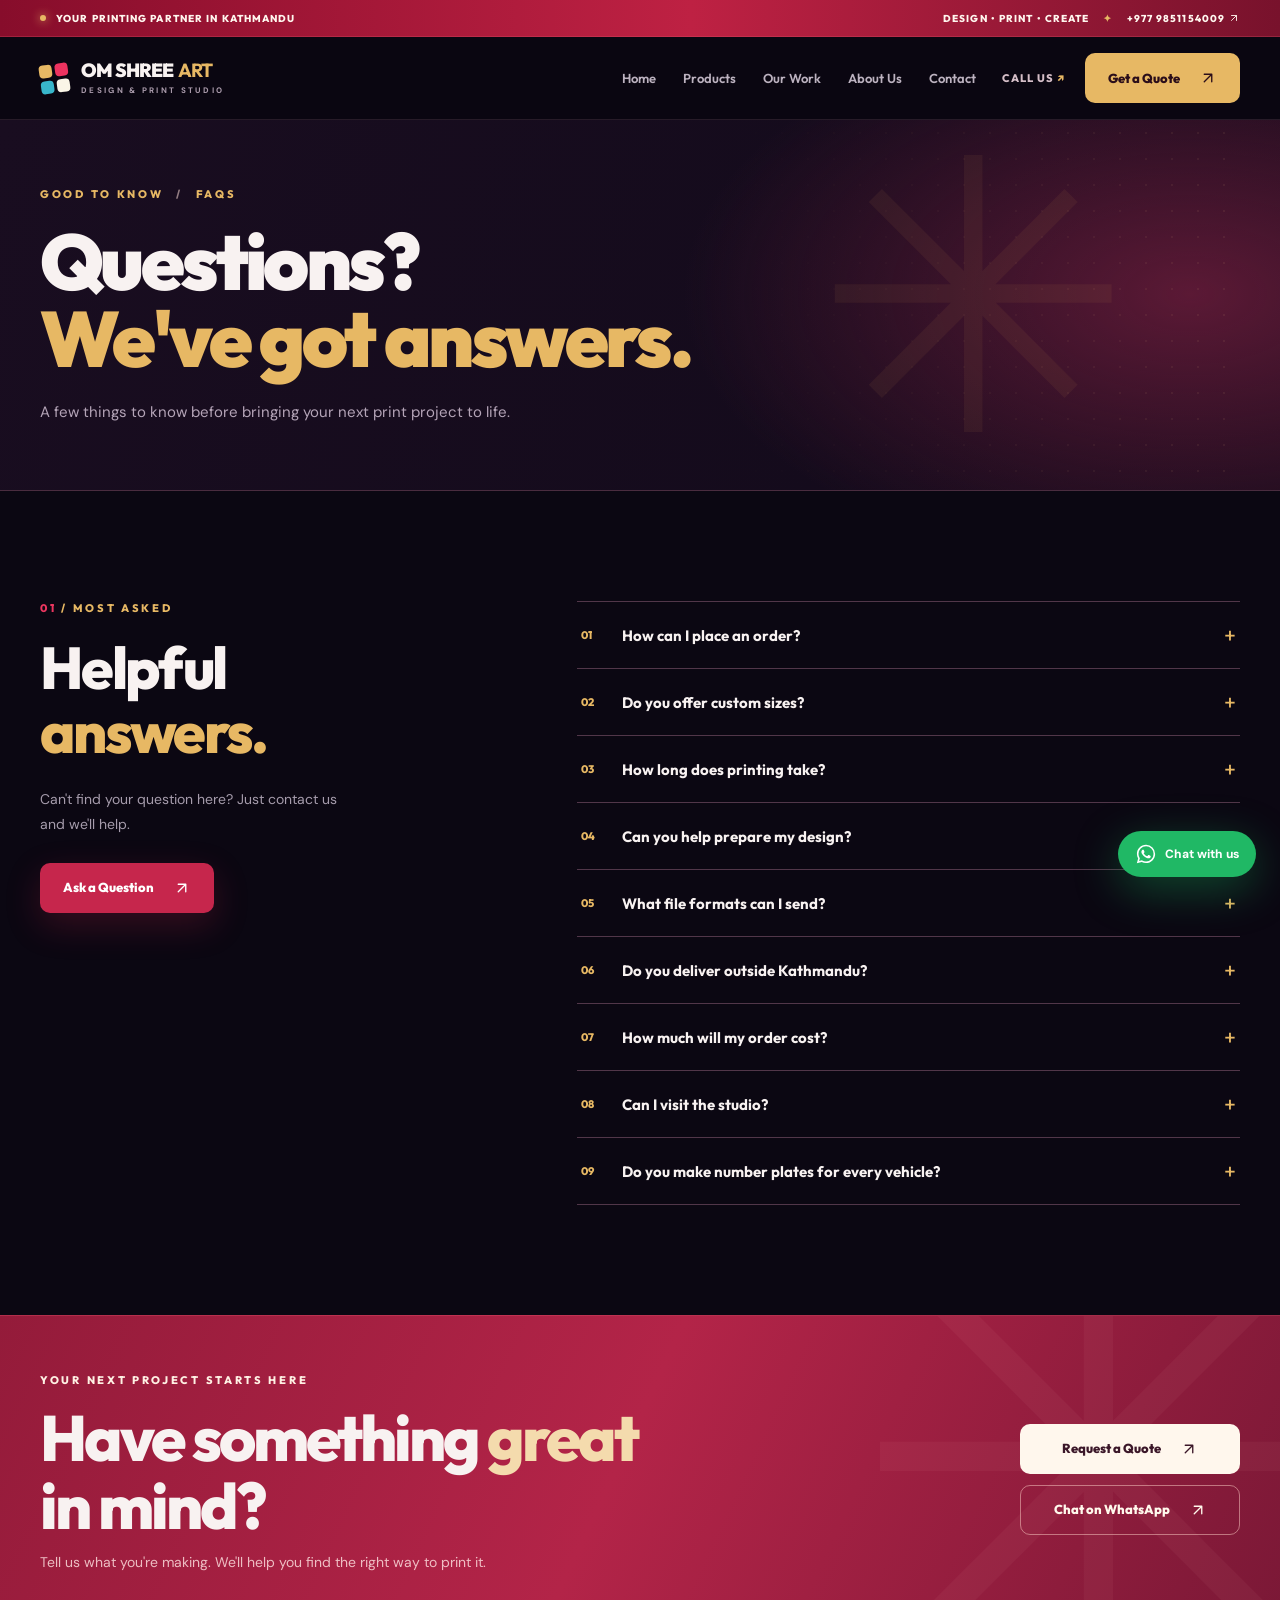
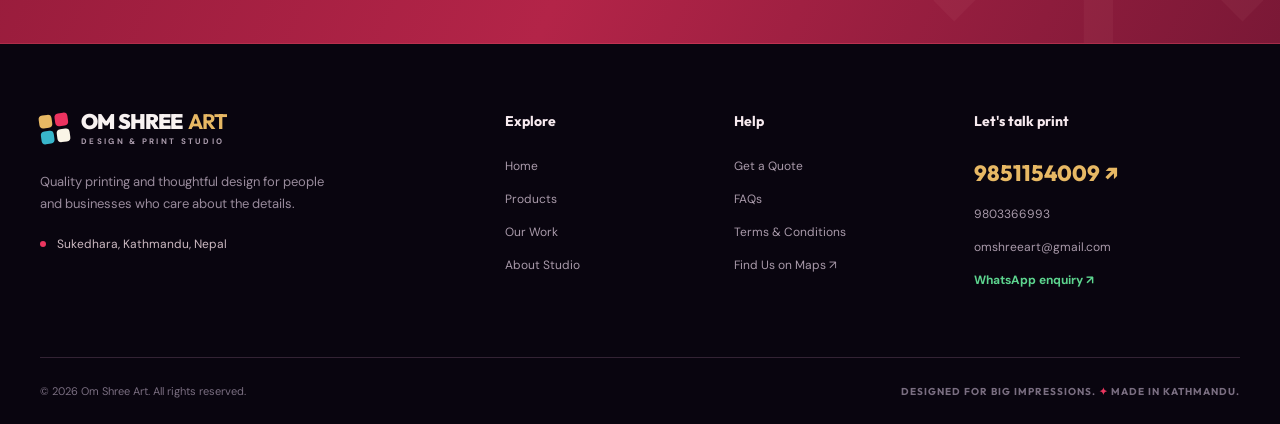
<file: faq.html>
<!DOCTYPE html><html lang="en"><head><meta charset="UTF-8"><meta name="viewport" content="width=device-width,initial-scale=1"><meta name="theme-color" content="#0b0712"><meta name="description" content="Answers about custom printing, number plates, delivery, artwork and ordering at Om Shree Art."><title>Frequently Asked Questions | Om Shree Art Kathmandu</title><link rel="canonical" href="https://omshreeart.com.np/faq.html"><link rel="icon" type="image/svg+xml" href="assets/favicon.svg"><meta property="og:title" content="Frequently Asked Questions | Om Shree Art"><meta property="og:description" content="Answers about custom printing, number plates, delivery, artwork and ordering at Om Shree Art."><meta property="og:type" content="website"><meta property="og:url" content="https://omshreeart.com.np/faq.html"><link rel="preconnect" href="https://fonts.googleapis.com"><link rel="preconnect" href="https://fonts.gstatic.com" crossorigin><link href="https://fonts.googleapis.com/css2?family=DM+Sans:wght@400;500;600;700;800&amp;family=Outfit:wght@400;500;600;700;800;900&amp;display=swap" rel="stylesheet"><link rel="stylesheet" href="style.css"><script type="application/ld+json">{"@context": "https://schema.org", "@type": "LocalBusiness", "name": "Om Shree Art", "url": "https://omshreeart.com.np/", "telephone": "+9779851154009", "email": "omshreeart@gmail.com", "address": {"@type": "PostalAddress", "streetAddress": "Sukedhara", "addressLocality": "Kathmandu", "addressCountry": "NP"}, "areaServed": "Kathmandu Valley"}</script></head><body data-page="faq"><a class="skip-link" href="#main">Skip to main content</a><div class="topbar"><div class="container topbar-inner"><span><span class="status-light"></span> YOUR PRINTING PARTNER IN KATHMANDU</span><span class="topbar-right">DESIGN • PRINT • CREATE <b class="top-dot">✦</b> <a href="tel:+9779851154009">+977 9851154009 <svg viewBox="0 0 24 24" fill="none" aria-hidden="true"><path d="M7 17 17 7M7 7h10v10" stroke="currentColor" stroke-width="1.8" stroke-linecap="round" stroke-linejoin="round"/></svg></a></span></div></div>
<header class="header" id="siteHeader"><div class="container header-inner"><a href="index.html" class="brand" aria-label="Om Shree Art homepage"><span class="brand-symbol" aria-hidden="true"><i></i><i></i><i></i><i></i></span><span class="brand-name">OM SHREE <strong>ART</strong><small>DESIGN & PRINT STUDIO</small></span></a><nav class="nav" id="nav" aria-label="Main navigation"><a href="index.html" class="" >Home</a><a href="products.html" class="" >Products</a><a href="portfolio.html" class="" >Our Work</a><a href="about.html" class="" >About Us</a><a href="contact.html" class="" >Contact</a><a href="faq.html" class="nav-mobile-aux">FAQ</a><a href="terms.html" class="nav-mobile-aux">Terms</a></nav><div class="header-actions"><a class="header-call" href="tel:+9779803366993" aria-label="Call Om Shree Art">CALL US <span>↗</span></a><a class="btn btn-gold header-btn" href="contact.html">Get a Quote <svg viewBox="0 0 24 24" fill="none" aria-hidden="true"><path d="M7 17 17 7M7 7h10v10" stroke="currentColor" stroke-width="1.8" stroke-linecap="round" stroke-linejoin="round"/></svg></a><button id="menuBtn" class="menu-btn" type="button" aria-label="Open navigation menu" aria-controls="nav" aria-expanded="false"><span></span><span></span><span></span></button></div></div></header><main id="main"><section class="page-intro"><div class="container"><div class="overline">GOOD TO KNOW <span>/</span> FAQS</div><h1>Questions?<br><em>We've got answers.</em></h1><p>A few things to know before bringing your next print project to life.</p><div class="page-intro-decoration">✳</div></div></section><section class="section faq-section"><div class="container faq-grid"><div class="faq-intro"><div class="overline"><span>01</span> / MOST ASKED</div><h2>Helpful<br><em>answers.</em></h2><p>Can't find your question here? Just contact us and we'll help.</p><a href="contact.html" class="btn btn-red">Ask a Question <svg viewBox="0 0 24 24" fill="none" aria-hidden="true"><path d="M7 17 17 7M7 7h10v10" stroke="currentColor" stroke-width="1.8" stroke-linecap="round" stroke-linejoin="round"/></svg></a></div><div class="faq-list"><details class="faq-item"><summary><span>01</span>How can I place an order?<b class="faq-plus">+</b></summary><p>Choose a product, request a quote, or send us your design through WhatsApp. We will discuss quantity, material, pricing and timing before confirming your order.</p></details><details class="faq-item"><summary><span>02</span>Do you offer custom sizes?<b class="faq-plus">+</b></summary><p>Yes, many products can be made in custom sizes. Share the required width, height and material to discuss availability.</p></details><details class="faq-item"><summary><span>03</span>How long does printing take?<b class="faq-plus">+</b></summary><p>Turnaround depends on the product, quantity and finishing. We will confirm the expected timeline when you ask for a quote.</p></details><details class="faq-item"><summary><span>04</span>Can you help prepare my design?<b class="faq-plus">+</b></summary><p>You can share your artwork or ask about design and file preparation. Any design work and pricing will be discussed before starting.</p></details><details class="faq-item"><summary><span>05</span>What file formats can I send?<b class="faq-plus">+</b></summary><p>PDF, AI, PSD, CDR, JPG and PNG are useful starting points. The best format depends on the product; a print-ready PDF is often helpful.</p></details><details class="faq-item"><summary><span>06</span>Do you deliver outside Kathmandu?<b class="faq-plus">+</b></summary><p>Please contact us with your location. Pickup and delivery options depend on order type and destination.</p></details><details class="faq-item"><summary><span>07</span>How much will my order cost?<b class="faq-plus">+</b></summary><p>Price depends on size, quantity, material, finishing and design requirements. Send your details for a quote instead of relying on estimated online prices.</p></details><details class="faq-item"><summary><span>08</span>Can I visit the studio?<b class="faq-plus">+</b></summary><p>Yes, Om Shree Art is located in Sukedhara, Kathmandu. Call before visiting to confirm availability.</p></details><details class="faq-item"><summary><span>09</span>Do you make number plates for every vehicle?<b class="faq-plus">+</b></summary><p>Please send your vehicle type and the required registration format. Any number plate supplied must follow applicable legal specifications and requirements.</p></details></div></div></section></main><section class="cta-section"><div class="container cta-inner"><div><div class="overline light">YOUR NEXT PROJECT STARTS HERE</div><h2>Have something <em>great</em><br>in mind?</h2><p>Tell us what you're making. We'll help you find the right way to print it.</p></div><div class="cta-actions"><a href="contact.html" class="btn btn-cream">Request a Quote <svg viewBox="0 0 24 24" fill="none" aria-hidden="true"><path d="M7 17 17 7M7 7h10v10" stroke="currentColor" stroke-width="1.8" stroke-linecap="round" stroke-linejoin="round"/></svg></a><a href="https://wa.me/9779851154009?text=Hello%20Om%20Shree%20Art%2C%20I%20need%20a%20printing%20quote." target="_blank" rel="noopener" class="btn btn-red-outline">Chat on WhatsApp <svg viewBox="0 0 24 24" fill="none" aria-hidden="true"><path d="M7 17 17 7M7 7h10v10" stroke="currentColor" stroke-width="1.8" stroke-linecap="round" stroke-linejoin="round"/></svg></a></div><div class="cta-asterisk" aria-hidden="true">✳</div></div></section>
<footer class="footer"><div class="container"><div class="footer-main"><div class="footer-intro"><a href="index.html" class="brand brand-footer" aria-label="Om Shree Art homepage"><span class="brand-symbol" aria-hidden="true"><i></i><i></i><i></i><i></i></span><span class="brand-name">OM SHREE <strong>ART</strong><small>DESIGN & PRINT STUDIO</small></span></a><p>Quality printing and thoughtful design for people and businesses who care about the details.</p><div class="footer-location"><span class="red-dot"></span> Sukedhara, Kathmandu, Nepal</div></div><div class="footer-links"><h4>Explore</h4><a href="index.html">Home</a><a href="products.html">Products</a><a href="portfolio.html">Our Work</a><a href="about.html">About Studio</a></div><div class="footer-links"><h4>Help</h4><a href="contact.html">Get a Quote</a><a href="faq.html">FAQs</a><a href="terms.html">Terms & Conditions</a><a href="https://www.google.com/maps/search/?api=1&amp;query=Om+Shree+Art+Sukedhara+Kathmandu" target="_blank" rel="noopener">Find Us on Maps ↗</a></div><div class="footer-links footer-contact"><h4>Let's talk print</h4><a class="footer-phone" href="tel:+9779851154009">9851154009 ↗</a><a href="tel:+9779803366993">9803366993</a><a href="mailto:omshreeart@gmail.com">omshreeart@gmail.com</a><a class="footer-whatsapp" href="https://wa.me/9779851154009?text=Hello%20Om%20Shree%20Art" target="_blank" rel="noopener">WhatsApp enquiry ↗</a></div></div><div class="footer-bottom"><span>© 2026 Om Shree Art. All rights reserved.</span><span>DESIGNED FOR BIG IMPRESSIONS. <b>✦</b> MADE IN KATHMANDU.</span></div></div></footer><a class="floating-wa" href="https://wa.me/9779851154009?text=Hi%20Om%20Shree%20Art%21%20I%20would%20like%20to%20request%20a%20quote." target="_blank" rel="noopener" aria-label="Enquire on WhatsApp"><svg viewBox="0 0 24 24" aria-hidden="true"><path fill="currentColor" d="M12.04 2C6.55 2 2.1 6.44 2.1 11.92c0 1.75.46 3.44 1.33 4.94L2 22l5.3-1.38a9.97 9.97 0 0 0 4.74 1.2c5.48 0 9.93-4.45 9.93-9.92A9.94 9.94 0 0 0 12.04 2Zm0 18.14c-1.46 0-2.89-.4-4.13-1.14l-.3-.18-3.14.82.84-3.06-.2-.32A8.2 8.2 0 0 1 3.8 11.9a8.24 8.24 0 1 1 8.24 8.24Zm4.52-6.17c-.25-.13-1.48-.73-1.7-.8-.23-.09-.4-.13-.56.12-.17.25-.64.8-.79.95-.14.17-.29.19-.54.06a6.7 6.7 0 0 1-1.98-1.22 7.48 7.48 0 0 1-1.38-1.71c-.15-.25-.02-.39.11-.52l.38-.44c.13-.14.17-.25.25-.42.08-.17.04-.31-.02-.44-.06-.12-.56-1.35-.77-1.85-.2-.49-.41-.41-.56-.42h-.48c-.17 0-.44.06-.67.3-.23.25-.88.87-.88 2.11s.9 2.44 1.03 2.6c.13.17 1.76 2.7 4.27 3.79.59.26 1.05.42 1.42.53.6.19 1.14.16 1.57.1.48-.08 1.48-.6 1.69-1.19.21-.58.21-1.08.15-1.18-.06-.11-.23-.18-.48-.31Z"/></svg><span>Chat with us</span></a><script src="app.js" defer></script></body></html>
</file>
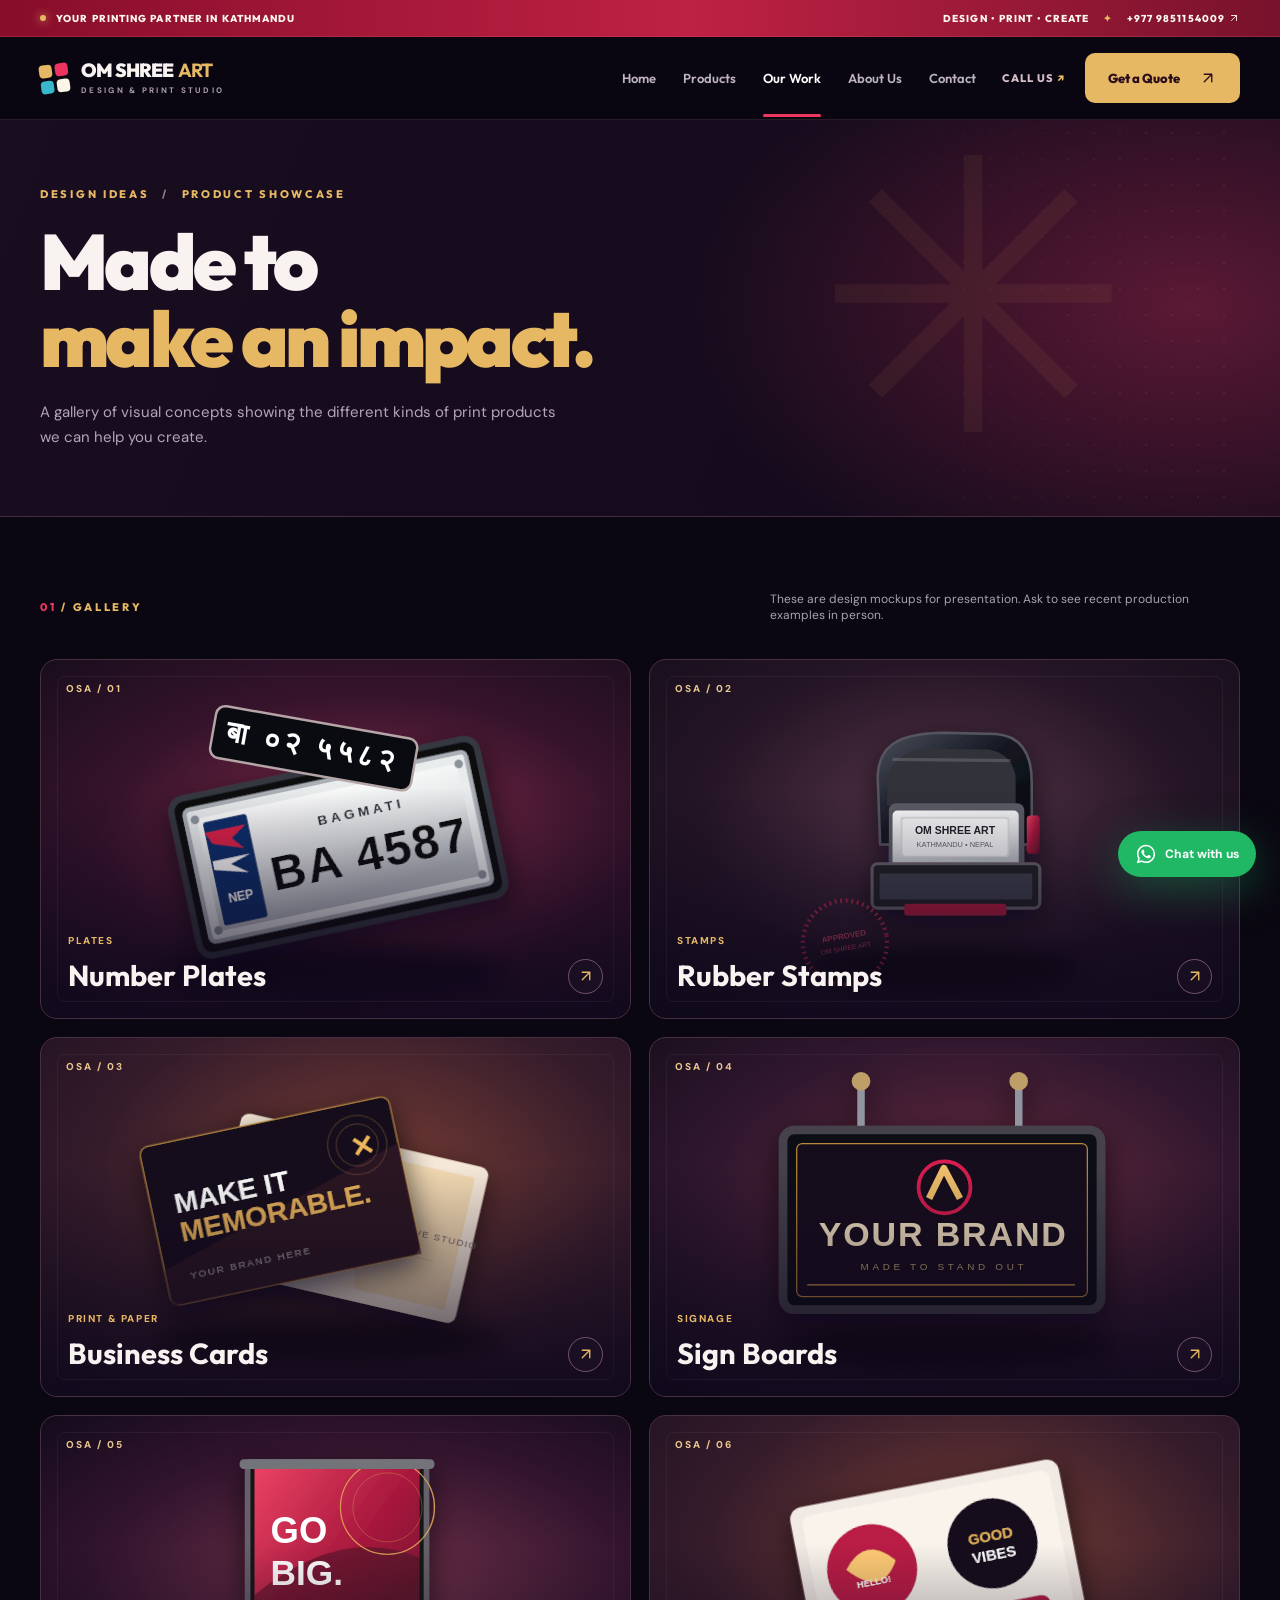
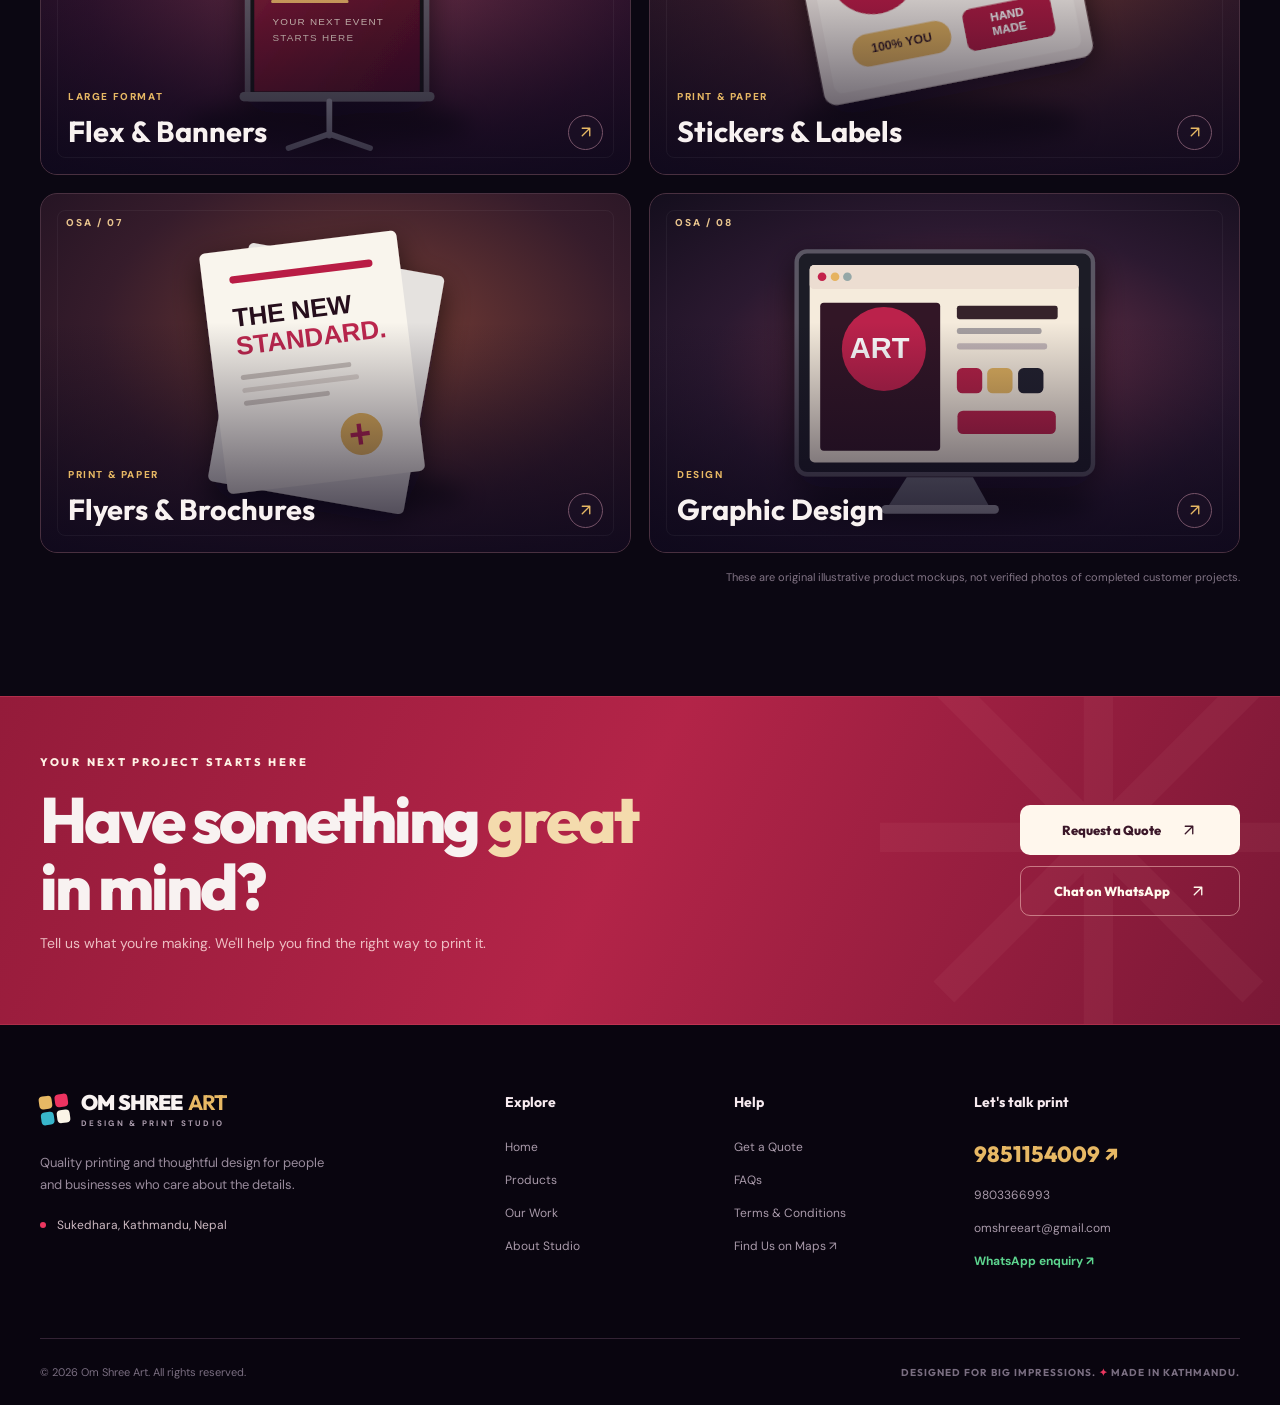
<file: portfolio.html>
<!DOCTYPE html><html lang="en"><head><meta charset="UTF-8"><meta name="viewport" content="width=device-width,initial-scale=1"><meta name="theme-color" content="#0b0712"><meta name="description" content="Explore product concepts for custom printing, number plates, stamps, business cards, banners and signage."><title>Product Portfolio &amp; Design Gallery | Om Shree Art Kathmandu</title><link rel="canonical" href="https://omshreeart.com.np/portfolio.html"><link rel="icon" type="image/svg+xml" href="assets/favicon.svg"><meta property="og:title" content="Product Portfolio &amp; Design Gallery | Om Shree Art"><meta property="og:description" content="Explore product concepts for custom printing, number plates, stamps, business cards, banners and signage."><meta property="og:type" content="website"><meta property="og:url" content="https://omshreeart.com.np/portfolio.html"><link rel="preconnect" href="https://fonts.googleapis.com"><link rel="preconnect" href="https://fonts.gstatic.com" crossorigin><link href="https://fonts.googleapis.com/css2?family=DM+Sans:wght@400;500;600;700;800&amp;family=Outfit:wght@400;500;600;700;800;900&amp;display=swap" rel="stylesheet"><link rel="stylesheet" href="style.css"><script type="application/ld+json">{"@context": "https://schema.org", "@type": "LocalBusiness", "name": "Om Shree Art", "url": "https://omshreeart.com.np/", "telephone": "+9779851154009", "email": "omshreeart@gmail.com", "address": {"@type": "PostalAddress", "streetAddress": "Sukedhara", "addressLocality": "Kathmandu", "addressCountry": "NP"}, "areaServed": "Kathmandu Valley"}</script></head><body data-page="portfolio"><a class="skip-link" href="#main">Skip to main content</a><div class="topbar"><div class="container topbar-inner"><span><span class="status-light"></span> YOUR PRINTING PARTNER IN KATHMANDU</span><span class="topbar-right">DESIGN • PRINT • CREATE <b class="top-dot">✦</b> <a href="tel:+9779851154009">+977 9851154009 <svg viewBox="0 0 24 24" fill="none" aria-hidden="true"><path d="M7 17 17 7M7 7h10v10" stroke="currentColor" stroke-width="1.8" stroke-linecap="round" stroke-linejoin="round"/></svg></a></span></div></div>
<header class="header" id="siteHeader"><div class="container header-inner"><a href="index.html" class="brand" aria-label="Om Shree Art homepage"><span class="brand-symbol" aria-hidden="true"><i></i><i></i><i></i><i></i></span><span class="brand-name">OM SHREE <strong>ART</strong><small>DESIGN & PRINT STUDIO</small></span></a><nav class="nav" id="nav" aria-label="Main navigation"><a href="index.html" class="" >Home</a><a href="products.html" class="" >Products</a><a href="portfolio.html" class="active" aria-current="page">Our Work</a><a href="about.html" class="" >About Us</a><a href="contact.html" class="" >Contact</a><a href="faq.html" class="nav-mobile-aux">FAQ</a><a href="terms.html" class="nav-mobile-aux">Terms</a></nav><div class="header-actions"><a class="header-call" href="tel:+9779803366993" aria-label="Call Om Shree Art">CALL US <span>↗</span></a><a class="btn btn-gold header-btn" href="contact.html">Get a Quote <svg viewBox="0 0 24 24" fill="none" aria-hidden="true"><path d="M7 17 17 7M7 7h10v10" stroke="currentColor" stroke-width="1.8" stroke-linecap="round" stroke-linejoin="round"/></svg></a><button id="menuBtn" class="menu-btn" type="button" aria-label="Open navigation menu" aria-controls="nav" aria-expanded="false"><span></span><span></span><span></span></button></div></div></header><main id="main"><section class="page-intro page-portfolio"><div class="container"><div class="overline">DESIGN IDEAS <span>/</span> PRODUCT SHOWCASE</div><h1>Made to<br><em>make an impact.</em></h1><p>A gallery of visual concepts showing the different kinds of print products we can help you create.</p><div class="page-intro-decoration">✳</div></div></section><section class="section portfolio-section"><div class="container"><div class="portfolio-head"><div class="overline"><span>01</span> / GALLERY</div><p>These are design mockups for presentation. Ask to see recent production examples in person.</p></div><div class="portfolio-grid"><a class="portfolio-tile theme-plates" href="products.html?item=number-plates"><span class="portfolio-ref">OSA / 01</span><img src="assets/plate.svg" loading="lazy" alt="Illustrative Number Plates design"/><div class="portfolio-caption"><div><span>Plates</span><h3>Number Plates</h3></div><span class="round-arrow"><svg viewBox="0 0 24 24" fill="none" aria-hidden="true"><path d="M7 17 17 7M7 7h10v10" stroke="currentColor" stroke-width="1.8" stroke-linecap="round" stroke-linejoin="round"/></svg></span></div></a><a class="portfolio-tile theme-stamps" href="products.html?item=rubber-stamps"><span class="portfolio-ref">OSA / 02</span><img src="assets/stamp.svg" loading="lazy" alt="Illustrative Rubber Stamps design"/><div class="portfolio-caption"><div><span>Stamps</span><h3>Rubber Stamps</h3></div><span class="round-arrow"><svg viewBox="0 0 24 24" fill="none" aria-hidden="true"><path d="M7 17 17 7M7 7h10v10" stroke="currentColor" stroke-width="1.8" stroke-linecap="round" stroke-linejoin="round"/></svg></span></div></a><a class="portfolio-tile theme-print" href="products.html?item=business-cards"><span class="portfolio-ref">OSA / 03</span><img src="assets/cards.svg" loading="lazy" alt="Illustrative Business Cards design"/><div class="portfolio-caption"><div><span>Print & Paper</span><h3>Business Cards</h3></div><span class="round-arrow"><svg viewBox="0 0 24 24" fill="none" aria-hidden="true"><path d="M7 17 17 7M7 7h10v10" stroke="currentColor" stroke-width="1.8" stroke-linecap="round" stroke-linejoin="round"/></svg></span></div></a><a class="portfolio-tile theme-signage" href="products.html?item=sign-boards"><span class="portfolio-ref">OSA / 04</span><img src="assets/sign.svg" loading="lazy" alt="Illustrative Sign Boards design"/><div class="portfolio-caption"><div><span>Signage</span><h3>Sign Boards</h3></div><span class="round-arrow"><svg viewBox="0 0 24 24" fill="none" aria-hidden="true"><path d="M7 17 17 7M7 7h10v10" stroke="currentColor" stroke-width="1.8" stroke-linecap="round" stroke-linejoin="round"/></svg></span></div></a><a class="portfolio-tile theme-outdoor" href="products.html?item=flex-banners"><span class="portfolio-ref">OSA / 05</span><img src="assets/banner.svg" loading="lazy" alt="Illustrative Flex &amp; Banners design"/><div class="portfolio-caption"><div><span>Large Format</span><h3>Flex & Banners</h3></div><span class="round-arrow"><svg viewBox="0 0 24 24" fill="none" aria-hidden="true"><path d="M7 17 17 7M7 7h10v10" stroke="currentColor" stroke-width="1.8" stroke-linecap="round" stroke-linejoin="round"/></svg></span></div></a><a class="portfolio-tile theme-print" href="products.html?item=stickers-labels"><span class="portfolio-ref">OSA / 06</span><img src="assets/stickers.svg" loading="lazy" alt="Illustrative Stickers &amp; Labels design"/><div class="portfolio-caption"><div><span>Print & Paper</span><h3>Stickers & Labels</h3></div><span class="round-arrow"><svg viewBox="0 0 24 24" fill="none" aria-hidden="true"><path d="M7 17 17 7M7 7h10v10" stroke="currentColor" stroke-width="1.8" stroke-linecap="round" stroke-linejoin="round"/></svg></span></div></a><a class="portfolio-tile theme-print" href="products.html?item=brochures-flyers"><span class="portfolio-ref">OSA / 07</span><img src="assets/paper.svg" loading="lazy" alt="Illustrative Flyers &amp; Brochures design"/><div class="portfolio-caption"><div><span>Print & Paper</span><h3>Flyers & Brochures</h3></div><span class="round-arrow"><svg viewBox="0 0 24 24" fill="none" aria-hidden="true"><path d="M7 17 17 7M7 7h10v10" stroke="currentColor" stroke-width="1.8" stroke-linecap="round" stroke-linejoin="round"/></svg></span></div></a><a class="portfolio-tile theme-design" href="products.html?item=graphic-design"><span class="portfolio-ref">OSA / 08</span><img src="assets/design.svg" loading="lazy" alt="Illustrative Graphic Design design"/><div class="portfolio-caption"><div><span>Design</span><h3>Graphic Design</h3></div><span class="round-arrow"><svg viewBox="0 0 24 24" fill="none" aria-hidden="true"><path d="M7 17 17 7M7 7h10v10" stroke="currentColor" stroke-width="1.8" stroke-linecap="round" stroke-linejoin="round"/></svg></span></div></a></div><p class="mockup-note">These are original illustrative product mockups, not verified photos of completed customer projects.</p></div></section></main><section class="cta-section"><div class="container cta-inner"><div><div class="overline light">YOUR NEXT PROJECT STARTS HERE</div><h2>Have something <em>great</em><br>in mind?</h2><p>Tell us what you're making. We'll help you find the right way to print it.</p></div><div class="cta-actions"><a href="contact.html" class="btn btn-cream">Request a Quote <svg viewBox="0 0 24 24" fill="none" aria-hidden="true"><path d="M7 17 17 7M7 7h10v10" stroke="currentColor" stroke-width="1.8" stroke-linecap="round" stroke-linejoin="round"/></svg></a><a href="https://wa.me/9779851154009?text=Hello%20Om%20Shree%20Art%2C%20I%20need%20a%20printing%20quote." target="_blank" rel="noopener" class="btn btn-red-outline">Chat on WhatsApp <svg viewBox="0 0 24 24" fill="none" aria-hidden="true"><path d="M7 17 17 7M7 7h10v10" stroke="currentColor" stroke-width="1.8" stroke-linecap="round" stroke-linejoin="round"/></svg></a></div><div class="cta-asterisk" aria-hidden="true">✳</div></div></section>
<footer class="footer"><div class="container"><div class="footer-main"><div class="footer-intro"><a href="index.html" class="brand brand-footer" aria-label="Om Shree Art homepage"><span class="brand-symbol" aria-hidden="true"><i></i><i></i><i></i><i></i></span><span class="brand-name">OM SHREE <strong>ART</strong><small>DESIGN & PRINT STUDIO</small></span></a><p>Quality printing and thoughtful design for people and businesses who care about the details.</p><div class="footer-location"><span class="red-dot"></span> Sukedhara, Kathmandu, Nepal</div></div><div class="footer-links"><h4>Explore</h4><a href="index.html">Home</a><a href="products.html">Products</a><a href="portfolio.html">Our Work</a><a href="about.html">About Studio</a></div><div class="footer-links"><h4>Help</h4><a href="contact.html">Get a Quote</a><a href="faq.html">FAQs</a><a href="terms.html">Terms & Conditions</a><a href="https://www.google.com/maps/search/?api=1&amp;query=Om+Shree+Art+Sukedhara+Kathmandu" target="_blank" rel="noopener">Find Us on Maps ↗</a></div><div class="footer-links footer-contact"><h4>Let's talk print</h4><a class="footer-phone" href="tel:+9779851154009">9851154009 ↗</a><a href="tel:+9779803366993">9803366993</a><a href="mailto:omshreeart@gmail.com">omshreeart@gmail.com</a><a class="footer-whatsapp" href="https://wa.me/9779851154009?text=Hello%20Om%20Shree%20Art" target="_blank" rel="noopener">WhatsApp enquiry ↗</a></div></div><div class="footer-bottom"><span>© 2026 Om Shree Art. All rights reserved.</span><span>DESIGNED FOR BIG IMPRESSIONS. <b>✦</b> MADE IN KATHMANDU.</span></div></div></footer><a class="floating-wa" href="https://wa.me/9779851154009?text=Hi%20Om%20Shree%20Art%21%20I%20would%20like%20to%20request%20a%20quote." target="_blank" rel="noopener" aria-label="Enquire on WhatsApp"><svg viewBox="0 0 24 24" aria-hidden="true"><path fill="currentColor" d="M12.04 2C6.55 2 2.1 6.44 2.1 11.92c0 1.75.46 3.44 1.33 4.94L2 22l5.3-1.38a9.97 9.97 0 0 0 4.74 1.2c5.48 0 9.93-4.45 9.93-9.92A9.94 9.94 0 0 0 12.04 2Zm0 18.14c-1.46 0-2.89-.4-4.13-1.14l-.3-.18-3.14.82.84-3.06-.2-.32A8.2 8.2 0 0 1 3.8 11.9a8.24 8.24 0 1 1 8.24 8.24Zm4.52-6.17c-.25-.13-1.48-.73-1.7-.8-.23-.09-.4-.13-.56.12-.17.25-.64.8-.79.95-.14.17-.29.19-.54.06a6.7 6.7 0 0 1-1.98-1.22 7.48 7.48 0 0 1-1.38-1.71c-.15-.25-.02-.39.11-.52l.38-.44c.13-.14.17-.25.25-.42.08-.17.04-.31-.02-.44-.06-.12-.56-1.35-.77-1.85-.2-.49-.41-.41-.56-.42h-.48c-.17 0-.44.06-.67.3-.23.25-.88.87-.88 2.11s.9 2.44 1.03 2.6c.13.17 1.76 2.7 4.27 3.79.59.26 1.05.42 1.42.53.6.19 1.14.16 1.57.1.48-.08 1.48-.6 1.69-1.19.21-.58.21-1.08.15-1.18-.06-.11-.23-.18-.48-.31Z"/></svg><span>Chat with us</span></a><script src="app.js" defer></script></body></html>
</file>
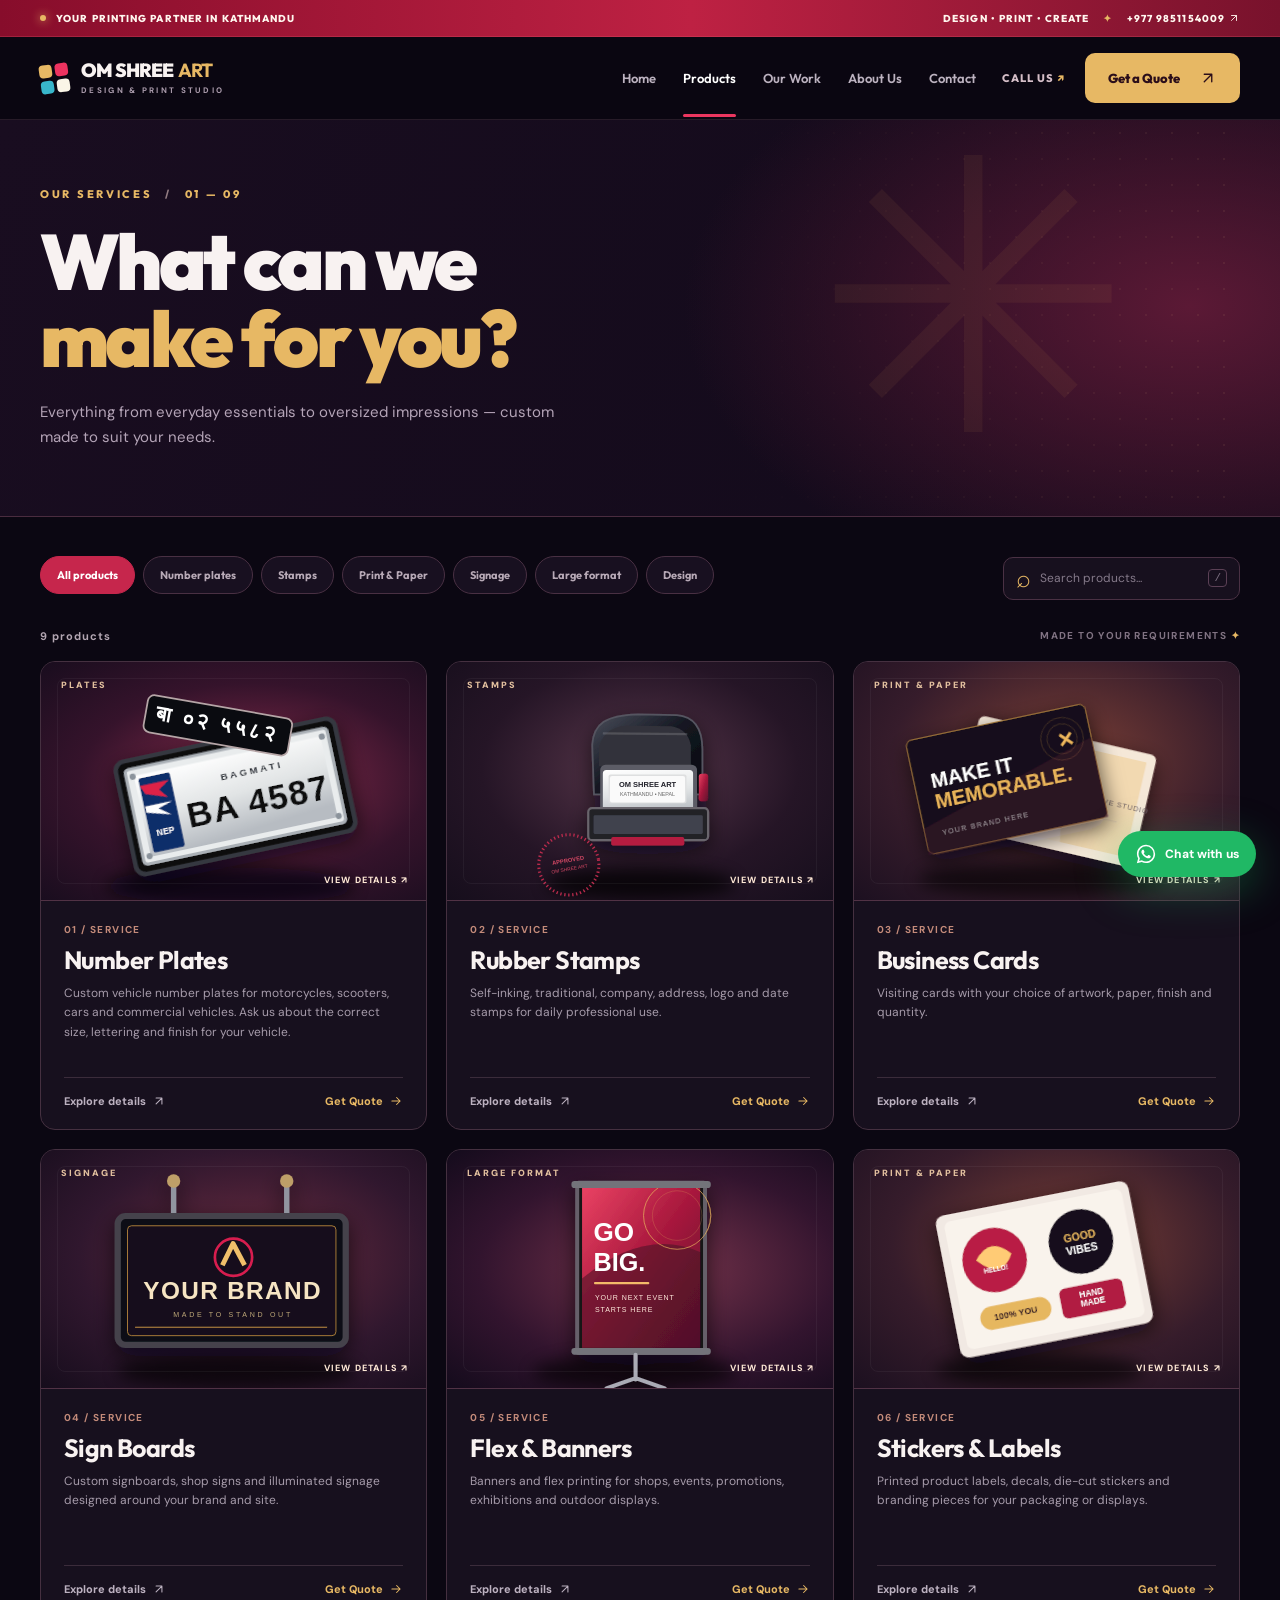
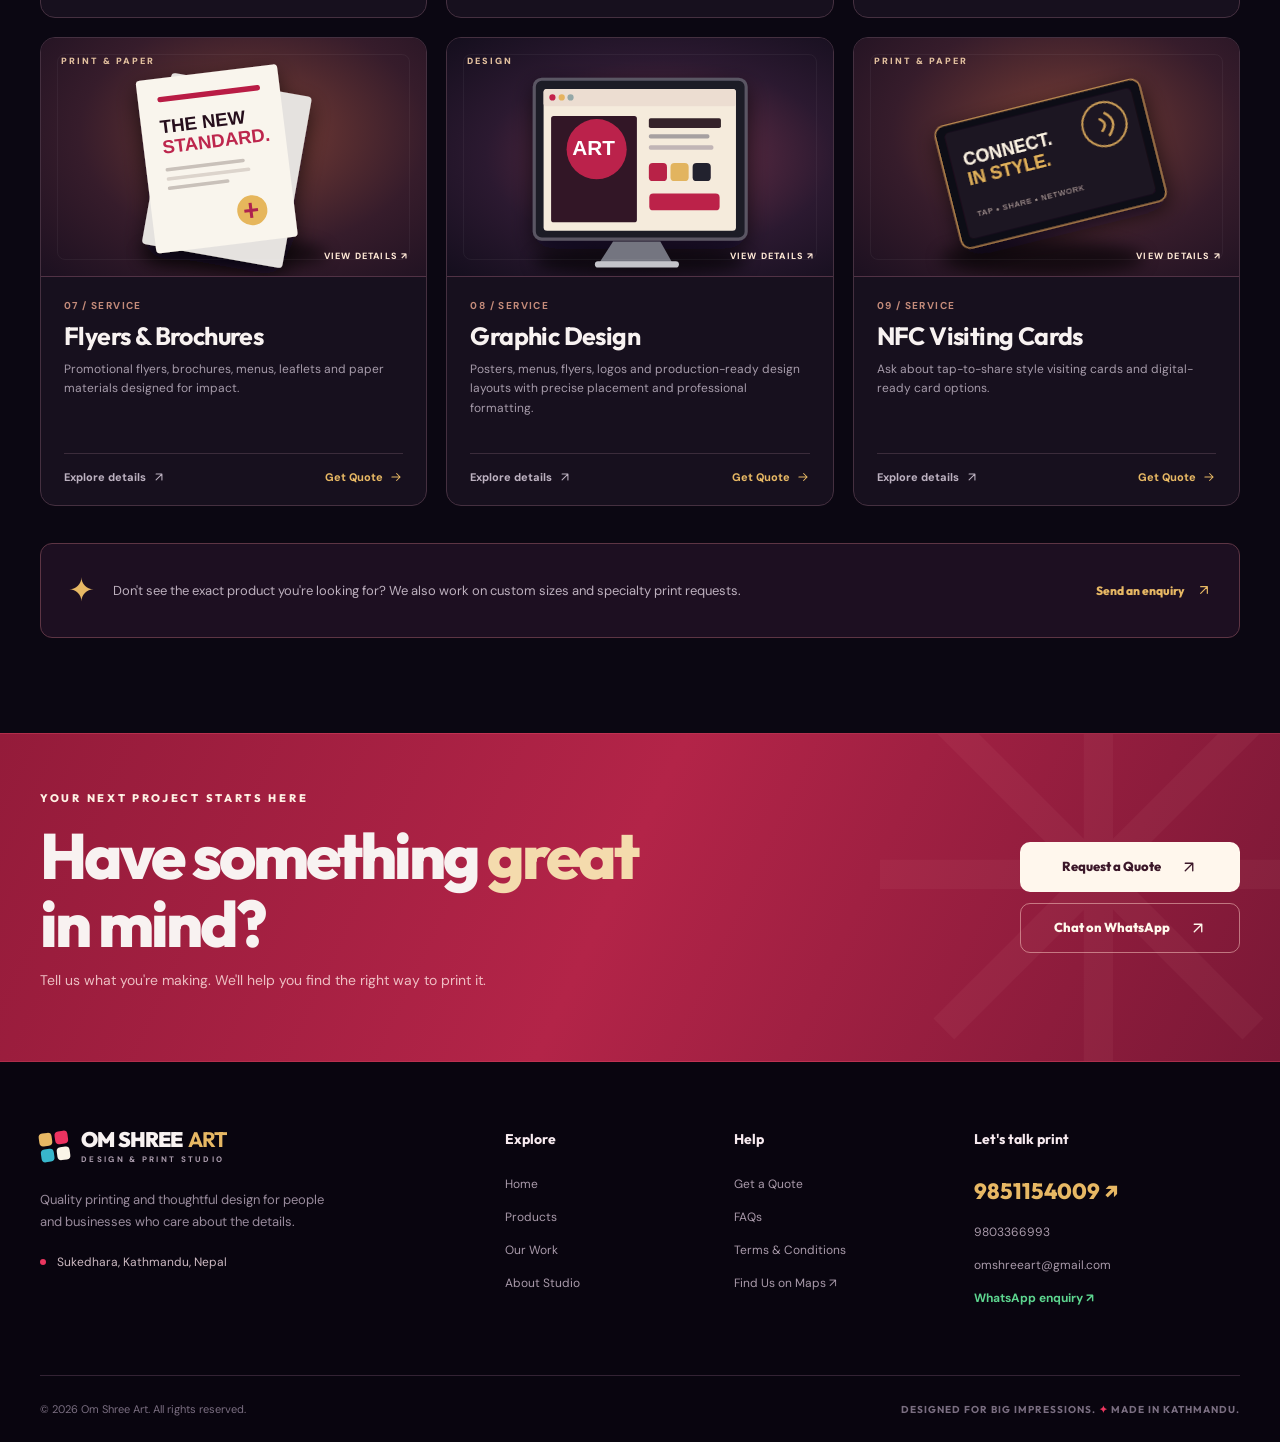
<file: products.html>
<!DOCTYPE html><html lang="en"><head><meta charset="UTF-8"><meta name="viewport" content="width=device-width,initial-scale=1"><meta name="theme-color" content="#0b0712"><meta name="description" content="Explore Om Shree Art number plates, rubber stamps, flex printing, signs, stickers, design and business cards."><title>Products &amp; Custom Printing Services | Om Shree Art Kathmandu</title><link rel="canonical" href="https://omshreeart.com.np/products.html"><link rel="icon" type="image/svg+xml" href="assets/favicon.svg"><meta property="og:title" content="Products &amp; Custom Printing Services | Om Shree Art"><meta property="og:description" content="Explore Om Shree Art number plates, rubber stamps, flex printing, signs, stickers, design and business cards."><meta property="og:type" content="website"><meta property="og:url" content="https://omshreeart.com.np/products.html"><link rel="preconnect" href="https://fonts.googleapis.com"><link rel="preconnect" href="https://fonts.gstatic.com" crossorigin><link href="https://fonts.googleapis.com/css2?family=DM+Sans:wght@400;500;600;700;800&amp;family=Outfit:wght@400;500;600;700;800;900&amp;display=swap" rel="stylesheet"><link rel="stylesheet" href="style.css"><script type="application/ld+json">{"@context": "https://schema.org", "@type": "LocalBusiness", "name": "Om Shree Art", "url": "https://omshreeart.com.np/", "telephone": "+9779851154009", "email": "omshreeart@gmail.com", "address": {"@type": "PostalAddress", "streetAddress": "Sukedhara", "addressLocality": "Kathmandu", "addressCountry": "NP"}, "areaServed": "Kathmandu Valley"}</script></head><body data-page="products"><a class="skip-link" href="#main">Skip to main content</a><div class="topbar"><div class="container topbar-inner"><span><span class="status-light"></span> YOUR PRINTING PARTNER IN KATHMANDU</span><span class="topbar-right">DESIGN • PRINT • CREATE <b class="top-dot">✦</b> <a href="tel:+9779851154009">+977 9851154009 <svg viewBox="0 0 24 24" fill="none" aria-hidden="true"><path d="M7 17 17 7M7 7h10v10" stroke="currentColor" stroke-width="1.8" stroke-linecap="round" stroke-linejoin="round"/></svg></a></span></div></div>
<header class="header" id="siteHeader"><div class="container header-inner"><a href="index.html" class="brand" aria-label="Om Shree Art homepage"><span class="brand-symbol" aria-hidden="true"><i></i><i></i><i></i><i></i></span><span class="brand-name">OM SHREE <strong>ART</strong><small>DESIGN & PRINT STUDIO</small></span></a><nav class="nav" id="nav" aria-label="Main navigation"><a href="index.html" class="" >Home</a><a href="products.html" class="active" aria-current="page">Products</a><a href="portfolio.html" class="" >Our Work</a><a href="about.html" class="" >About Us</a><a href="contact.html" class="" >Contact</a><a href="faq.html" class="nav-mobile-aux">FAQ</a><a href="terms.html" class="nav-mobile-aux">Terms</a></nav><div class="header-actions"><a class="header-call" href="tel:+9779803366993" aria-label="Call Om Shree Art">CALL US <span>↗</span></a><a class="btn btn-gold header-btn" href="contact.html">Get a Quote <svg viewBox="0 0 24 24" fill="none" aria-hidden="true"><path d="M7 17 17 7M7 7h10v10" stroke="currentColor" stroke-width="1.8" stroke-linecap="round" stroke-linejoin="round"/></svg></a><button id="menuBtn" class="menu-btn" type="button" aria-label="Open navigation menu" aria-controls="nav" aria-expanded="false"><span></span><span></span><span></span></button></div></div></header><main id="main"><section class="page-intro"><div class="container"><div class="overline">OUR SERVICES <span>/</span> 01 — 09</div><h1>What can we<br><em>make for you?</em></h1><p>Everything from everyday essentials to oversized impressions — custom made to suit your needs.</p><div class="page-intro-decoration">✳</div></div></section><section class="catalog-section"><div class="container"><div class="catalog-toolbar"><div class="filter-scroll" role="group" aria-label="Filter by product category"><button type="button" class="filter-pill active" data-filter="all" aria-pressed="true">All products</button><button type="button" class="filter-pill" data-filter="plates">Number plates</button><button type="button" class="filter-pill" data-filter="stamps">Stamps</button><button type="button" class="filter-pill" data-filter="print">Print & Paper</button><button type="button" class="filter-pill" data-filter="signage">Signage</button><button type="button" class="filter-pill" data-filter="outdoor">Large format</button><button type="button" class="filter-pill" data-filter="design">Design</button></div><label class="search-box" for="catalogSearch"><span aria-hidden="true">⌕</span><input id="catalogSearch" type="search" placeholder="Search products..." autocomplete="off"><kbd>/</kbd></label></div><div class="catalog-summary"><span id="catalogCount">9 products</span><span>MADE TO YOUR REQUIREMENTS <b>✦</b></span></div><div class="catalog-grid"><article class="catalog-card" data-category="plates" data-search="number plates plates custom vehicle number plates for motorcycles, scooters, cars and commercial vehicles. ask us about the correct size, lettering and finish for your vehicle."><button class="catalog-picture theme-plates" data-product="number-plates" aria-label="Show details for Number Plates"><span class="catalog-art-label">PLATES</span><img loading="lazy" src="assets/plate.svg" alt="Number Plates illustrative mockup"/><span class="catalog-art-link">VIEW DETAILS ↗</span></button><div class="catalog-content"><span class="catalog-number">01 / SERVICE</span><h3>Number Plates</h3><p>Custom vehicle number plates for motorcycles, scooters, cars and commercial vehicles. Ask us about the correct size, lettering and finish for your vehicle.</p><div class="catalog-foot"><button type="button" data-product="number-plates" class="detail-link">Explore details <svg viewBox="0 0 24 24" fill="none" aria-hidden="true"><path d="M7 17 17 7M7 7h10v10" stroke="currentColor" stroke-width="1.8" stroke-linecap="round" stroke-linejoin="round"/></svg></button><a href="contact.html?service=number-plates" class="quote-link">Get Quote <svg viewBox="0 0 24 24" fill="none" aria-hidden="true"><path d="M5 12h14m-6-6 6 6-6 6" stroke="currentColor" stroke-width="1.8" stroke-linecap="round" stroke-linejoin="round"/></svg></a></div></div></article><article class="catalog-card" data-category="stamps" data-search="rubber stamps stamps self-inking, traditional, company, address, logo and date stamps for daily professional use."><button class="catalog-picture theme-stamps" data-product="rubber-stamps" aria-label="Show details for Rubber Stamps"><span class="catalog-art-label">STAMPS</span><img loading="lazy" src="assets/stamp.svg" alt="Rubber Stamps illustrative mockup"/><span class="catalog-art-link">VIEW DETAILS ↗</span></button><div class="catalog-content"><span class="catalog-number">02 / SERVICE</span><h3>Rubber Stamps</h3><p>Self-inking, traditional, company, address, logo and date stamps for daily professional use.</p><div class="catalog-foot"><button type="button" data-product="rubber-stamps" class="detail-link">Explore details <svg viewBox="0 0 24 24" fill="none" aria-hidden="true"><path d="M7 17 17 7M7 7h10v10" stroke="currentColor" stroke-width="1.8" stroke-linecap="round" stroke-linejoin="round"/></svg></button><a href="contact.html?service=rubber-stamps" class="quote-link">Get Quote <svg viewBox="0 0 24 24" fill="none" aria-hidden="true"><path d="M5 12h14m-6-6 6 6-6 6" stroke="currentColor" stroke-width="1.8" stroke-linecap="round" stroke-linejoin="round"/></svg></a></div></div></article><article class="catalog-card" data-category="print" data-search="business cards print &amp; paper visiting cards with your choice of artwork, paper, finish and quantity."><button class="catalog-picture theme-print" data-product="business-cards" aria-label="Show details for Business Cards"><span class="catalog-art-label">PRINT &amp; PAPER</span><img loading="lazy" src="assets/cards.svg" alt="Business Cards illustrative mockup"/><span class="catalog-art-link">VIEW DETAILS ↗</span></button><div class="catalog-content"><span class="catalog-number">03 / SERVICE</span><h3>Business Cards</h3><p>Visiting cards with your choice of artwork, paper, finish and quantity.</p><div class="catalog-foot"><button type="button" data-product="business-cards" class="detail-link">Explore details <svg viewBox="0 0 24 24" fill="none" aria-hidden="true"><path d="M7 17 17 7M7 7h10v10" stroke="currentColor" stroke-width="1.8" stroke-linecap="round" stroke-linejoin="round"/></svg></button><a href="contact.html?service=business-cards" class="quote-link">Get Quote <svg viewBox="0 0 24 24" fill="none" aria-hidden="true"><path d="M5 12h14m-6-6 6 6-6 6" stroke="currentColor" stroke-width="1.8" stroke-linecap="round" stroke-linejoin="round"/></svg></a></div></div></article><article class="catalog-card" data-category="signage" data-search="sign boards signage custom signboards, shop signs and illuminated signage designed around your brand and site."><button class="catalog-picture theme-signage" data-product="sign-boards" aria-label="Show details for Sign Boards"><span class="catalog-art-label">SIGNAGE</span><img loading="lazy" src="assets/sign.svg" alt="Sign Boards illustrative mockup"/><span class="catalog-art-link">VIEW DETAILS ↗</span></button><div class="catalog-content"><span class="catalog-number">04 / SERVICE</span><h3>Sign Boards</h3><p>Custom signboards, shop signs and illuminated signage designed around your brand and site.</p><div class="catalog-foot"><button type="button" data-product="sign-boards" class="detail-link">Explore details <svg viewBox="0 0 24 24" fill="none" aria-hidden="true"><path d="M7 17 17 7M7 7h10v10" stroke="currentColor" stroke-width="1.8" stroke-linecap="round" stroke-linejoin="round"/></svg></button><a href="contact.html?service=sign-boards" class="quote-link">Get Quote <svg viewBox="0 0 24 24" fill="none" aria-hidden="true"><path d="M5 12h14m-6-6 6 6-6 6" stroke="currentColor" stroke-width="1.8" stroke-linecap="round" stroke-linejoin="round"/></svg></a></div></div></article><article class="catalog-card" data-category="outdoor" data-search="flex &amp; banners large format banners and flex printing for shops, events, promotions, exhibitions and outdoor displays."><button class="catalog-picture theme-outdoor" data-product="flex-banners" aria-label="Show details for Flex &amp; Banners"><span class="catalog-art-label">LARGE FORMAT</span><img loading="lazy" src="assets/banner.svg" alt="Flex &amp; Banners illustrative mockup"/><span class="catalog-art-link">VIEW DETAILS ↗</span></button><div class="catalog-content"><span class="catalog-number">05 / SERVICE</span><h3>Flex & Banners</h3><p>Banners and flex printing for shops, events, promotions, exhibitions and outdoor displays.</p><div class="catalog-foot"><button type="button" data-product="flex-banners" class="detail-link">Explore details <svg viewBox="0 0 24 24" fill="none" aria-hidden="true"><path d="M7 17 17 7M7 7h10v10" stroke="currentColor" stroke-width="1.8" stroke-linecap="round" stroke-linejoin="round"/></svg></button><a href="contact.html?service=flex-banners" class="quote-link">Get Quote <svg viewBox="0 0 24 24" fill="none" aria-hidden="true"><path d="M5 12h14m-6-6 6 6-6 6" stroke="currentColor" stroke-width="1.8" stroke-linecap="round" stroke-linejoin="round"/></svg></a></div></div></article><article class="catalog-card" data-category="print" data-search="stickers &amp; labels print &amp; paper printed product labels, decals, die-cut stickers and branding pieces for your packaging or displays."><button class="catalog-picture theme-print" data-product="stickers-labels" aria-label="Show details for Stickers &amp; Labels"><span class="catalog-art-label">PRINT &amp; PAPER</span><img loading="lazy" src="assets/stickers.svg" alt="Stickers &amp; Labels illustrative mockup"/><span class="catalog-art-link">VIEW DETAILS ↗</span></button><div class="catalog-content"><span class="catalog-number">06 / SERVICE</span><h3>Stickers & Labels</h3><p>Printed product labels, decals, die-cut stickers and branding pieces for your packaging or displays.</p><div class="catalog-foot"><button type="button" data-product="stickers-labels" class="detail-link">Explore details <svg viewBox="0 0 24 24" fill="none" aria-hidden="true"><path d="M7 17 17 7M7 7h10v10" stroke="currentColor" stroke-width="1.8" stroke-linecap="round" stroke-linejoin="round"/></svg></button><a href="contact.html?service=stickers-labels" class="quote-link">Get Quote <svg viewBox="0 0 24 24" fill="none" aria-hidden="true"><path d="M5 12h14m-6-6 6 6-6 6" stroke="currentColor" stroke-width="1.8" stroke-linecap="round" stroke-linejoin="round"/></svg></a></div></div></article><article class="catalog-card" data-category="print" data-search="flyers &amp; brochures print &amp; paper promotional flyers, brochures, menus, leaflets and paper materials designed for impact."><button class="catalog-picture theme-print" data-product="brochures-flyers" aria-label="Show details for Flyers &amp; Brochures"><span class="catalog-art-label">PRINT &amp; PAPER</span><img loading="lazy" src="assets/paper.svg" alt="Flyers &amp; Brochures illustrative mockup"/><span class="catalog-art-link">VIEW DETAILS ↗</span></button><div class="catalog-content"><span class="catalog-number">07 / SERVICE</span><h3>Flyers & Brochures</h3><p>Promotional flyers, brochures, menus, leaflets and paper materials designed for impact.</p><div class="catalog-foot"><button type="button" data-product="brochures-flyers" class="detail-link">Explore details <svg viewBox="0 0 24 24" fill="none" aria-hidden="true"><path d="M7 17 17 7M7 7h10v10" stroke="currentColor" stroke-width="1.8" stroke-linecap="round" stroke-linejoin="round"/></svg></button><a href="contact.html?service=brochures-flyers" class="quote-link">Get Quote <svg viewBox="0 0 24 24" fill="none" aria-hidden="true"><path d="M5 12h14m-6-6 6 6-6 6" stroke="currentColor" stroke-width="1.8" stroke-linecap="round" stroke-linejoin="round"/></svg></a></div></div></article><article class="catalog-card" data-category="design" data-search="graphic design design posters, menus, flyers, logos and production-ready design layouts with precise placement and professional formatting."><button class="catalog-picture theme-design" data-product="graphic-design" aria-label="Show details for Graphic Design"><span class="catalog-art-label">DESIGN</span><img loading="lazy" src="assets/design.svg" alt="Graphic Design illustrative mockup"/><span class="catalog-art-link">VIEW DETAILS ↗</span></button><div class="catalog-content"><span class="catalog-number">08 / SERVICE</span><h3>Graphic Design</h3><p>Posters, menus, flyers, logos and production-ready design layouts with precise placement and professional formatting.</p><div class="catalog-foot"><button type="button" data-product="graphic-design" class="detail-link">Explore details <svg viewBox="0 0 24 24" fill="none" aria-hidden="true"><path d="M7 17 17 7M7 7h10v10" stroke="currentColor" stroke-width="1.8" stroke-linecap="round" stroke-linejoin="round"/></svg></button><a href="contact.html?service=graphic-design" class="quote-link">Get Quote <svg viewBox="0 0 24 24" fill="none" aria-hidden="true"><path d="M5 12h14m-6-6 6 6-6 6" stroke="currentColor" stroke-width="1.8" stroke-linecap="round" stroke-linejoin="round"/></svg></a></div></div></article><article class="catalog-card" data-category="print" data-search="nfc visiting cards print &amp; paper ask about tap-to-share style visiting cards and digital-ready card options."><button class="catalog-picture theme-print" data-product="nfc-cards" aria-label="Show details for NFC Visiting Cards"><span class="catalog-art-label">PRINT &amp; PAPER</span><img loading="lazy" src="assets/nfc.svg" alt="NFC Visiting Cards illustrative mockup"/><span class="catalog-art-link">VIEW DETAILS ↗</span></button><div class="catalog-content"><span class="catalog-number">09 / SERVICE</span><h3>NFC Visiting Cards</h3><p>Ask about tap-to-share style visiting cards and digital-ready card options.</p><div class="catalog-foot"><button type="button" data-product="nfc-cards" class="detail-link">Explore details <svg viewBox="0 0 24 24" fill="none" aria-hidden="true"><path d="M7 17 17 7M7 7h10v10" stroke="currentColor" stroke-width="1.8" stroke-linecap="round" stroke-linejoin="round"/></svg></button><a href="contact.html?service=nfc-cards" class="quote-link">Get Quote <svg viewBox="0 0 24 24" fill="none" aria-hidden="true"><path d="M5 12h14m-6-6 6 6-6 6" stroke="currentColor" stroke-width="1.8" stroke-linecap="round" stroke-linejoin="round"/></svg></a></div></div></article></div><div class="empty-state" id="emptyState" hidden><strong>No matching products.</strong><p>Try another search, or ask us about your custom idea.</p><button type="button" class="btn btn-red" id="resetFilters">Clear filters <svg viewBox="0 0 24 24" fill="none" aria-hidden="true"><path d="M5 12h14m-6-6 6 6-6 6" stroke="currentColor" stroke-width="1.8" stroke-linecap="round" stroke-linejoin="round"/></svg></button></div><div class="catalog-footer-note"><span class="inline-star">✦</span><p>Don't see the exact product you're looking for? We also work on custom sizes and specialty print requests.</p><a href="contact.html" class="text-action">Send an enquiry <svg viewBox="0 0 24 24" fill="none" aria-hidden="true"><path d="M7 17 17 7M7 7h10v10" stroke="currentColor" stroke-width="1.8" stroke-linecap="round" stroke-linejoin="round"/></svg></a></div></div></section>
<dialog id="productDialog" class="product-dialog" aria-label="Product details"><button type="button" class="modal-close" id="closeDialog" aria-label="Close product details">×</button><div id="modalContent"></div></dialog></main><section class="cta-section"><div class="container cta-inner"><div><div class="overline light">YOUR NEXT PROJECT STARTS HERE</div><h2>Have something <em>great</em><br>in mind?</h2><p>Tell us what you're making. We'll help you find the right way to print it.</p></div><div class="cta-actions"><a href="contact.html" class="btn btn-cream">Request a Quote <svg viewBox="0 0 24 24" fill="none" aria-hidden="true"><path d="M7 17 17 7M7 7h10v10" stroke="currentColor" stroke-width="1.8" stroke-linecap="round" stroke-linejoin="round"/></svg></a><a href="https://wa.me/9779851154009?text=Hello%20Om%20Shree%20Art%2C%20I%20need%20a%20printing%20quote." target="_blank" rel="noopener" class="btn btn-red-outline">Chat on WhatsApp <svg viewBox="0 0 24 24" fill="none" aria-hidden="true"><path d="M7 17 17 7M7 7h10v10" stroke="currentColor" stroke-width="1.8" stroke-linecap="round" stroke-linejoin="round"/></svg></a></div><div class="cta-asterisk" aria-hidden="true">✳</div></div></section>
<footer class="footer"><div class="container"><div class="footer-main"><div class="footer-intro"><a href="index.html" class="brand brand-footer" aria-label="Om Shree Art homepage"><span class="brand-symbol" aria-hidden="true"><i></i><i></i><i></i><i></i></span><span class="brand-name">OM SHREE <strong>ART</strong><small>DESIGN & PRINT STUDIO</small></span></a><p>Quality printing and thoughtful design for people and businesses who care about the details.</p><div class="footer-location"><span class="red-dot"></span> Sukedhara, Kathmandu, Nepal</div></div><div class="footer-links"><h4>Explore</h4><a href="index.html">Home</a><a href="products.html">Products</a><a href="portfolio.html">Our Work</a><a href="about.html">About Studio</a></div><div class="footer-links"><h4>Help</h4><a href="contact.html">Get a Quote</a><a href="faq.html">FAQs</a><a href="terms.html">Terms & Conditions</a><a href="https://www.google.com/maps/search/?api=1&amp;query=Om+Shree+Art+Sukedhara+Kathmandu" target="_blank" rel="noopener">Find Us on Maps ↗</a></div><div class="footer-links footer-contact"><h4>Let's talk print</h4><a class="footer-phone" href="tel:+9779851154009">9851154009 ↗</a><a href="tel:+9779803366993">9803366993</a><a href="mailto:omshreeart@gmail.com">omshreeart@gmail.com</a><a class="footer-whatsapp" href="https://wa.me/9779851154009?text=Hello%20Om%20Shree%20Art" target="_blank" rel="noopener">WhatsApp enquiry ↗</a></div></div><div class="footer-bottom"><span>© 2026 Om Shree Art. All rights reserved.</span><span>DESIGNED FOR BIG IMPRESSIONS. <b>✦</b> MADE IN KATHMANDU.</span></div></div></footer><a class="floating-wa" href="https://wa.me/9779851154009?text=Hi%20Om%20Shree%20Art%21%20I%20would%20like%20to%20request%20a%20quote." target="_blank" rel="noopener" aria-label="Enquire on WhatsApp"><svg viewBox="0 0 24 24" aria-hidden="true"><path fill="currentColor" d="M12.04 2C6.55 2 2.1 6.44 2.1 11.92c0 1.75.46 3.44 1.33 4.94L2 22l5.3-1.38a9.97 9.97 0 0 0 4.74 1.2c5.48 0 9.93-4.45 9.93-9.92A9.94 9.94 0 0 0 12.04 2Zm0 18.14c-1.46 0-2.89-.4-4.13-1.14l-.3-.18-3.14.82.84-3.06-.2-.32A8.2 8.2 0 0 1 3.8 11.9a8.24 8.24 0 1 1 8.24 8.24Zm4.52-6.17c-.25-.13-1.48-.73-1.7-.8-.23-.09-.4-.13-.56.12-.17.25-.64.8-.79.95-.14.17-.29.19-.54.06a6.7 6.7 0 0 1-1.98-1.22 7.48 7.48 0 0 1-1.38-1.71c-.15-.25-.02-.39.11-.52l.38-.44c.13-.14.17-.25.25-.42.08-.17.04-.31-.02-.44-.06-.12-.56-1.35-.77-1.85-.2-.49-.41-.41-.56-.42h-.48c-.17 0-.44.06-.67.3-.23.25-.88.87-.88 2.11s.9 2.44 1.03 2.6c.13.17 1.76 2.7 4.27 3.79.59.26 1.05.42 1.42.53.6.19 1.14.16 1.57.1.48-.08 1.48-.6 1.69-1.19.21-.58.21-1.08.15-1.18-.06-.11-.23-.18-.48-.31Z"/></svg><span>Chat with us</span></a><script src="app.js" defer></script></body></html>
</file>
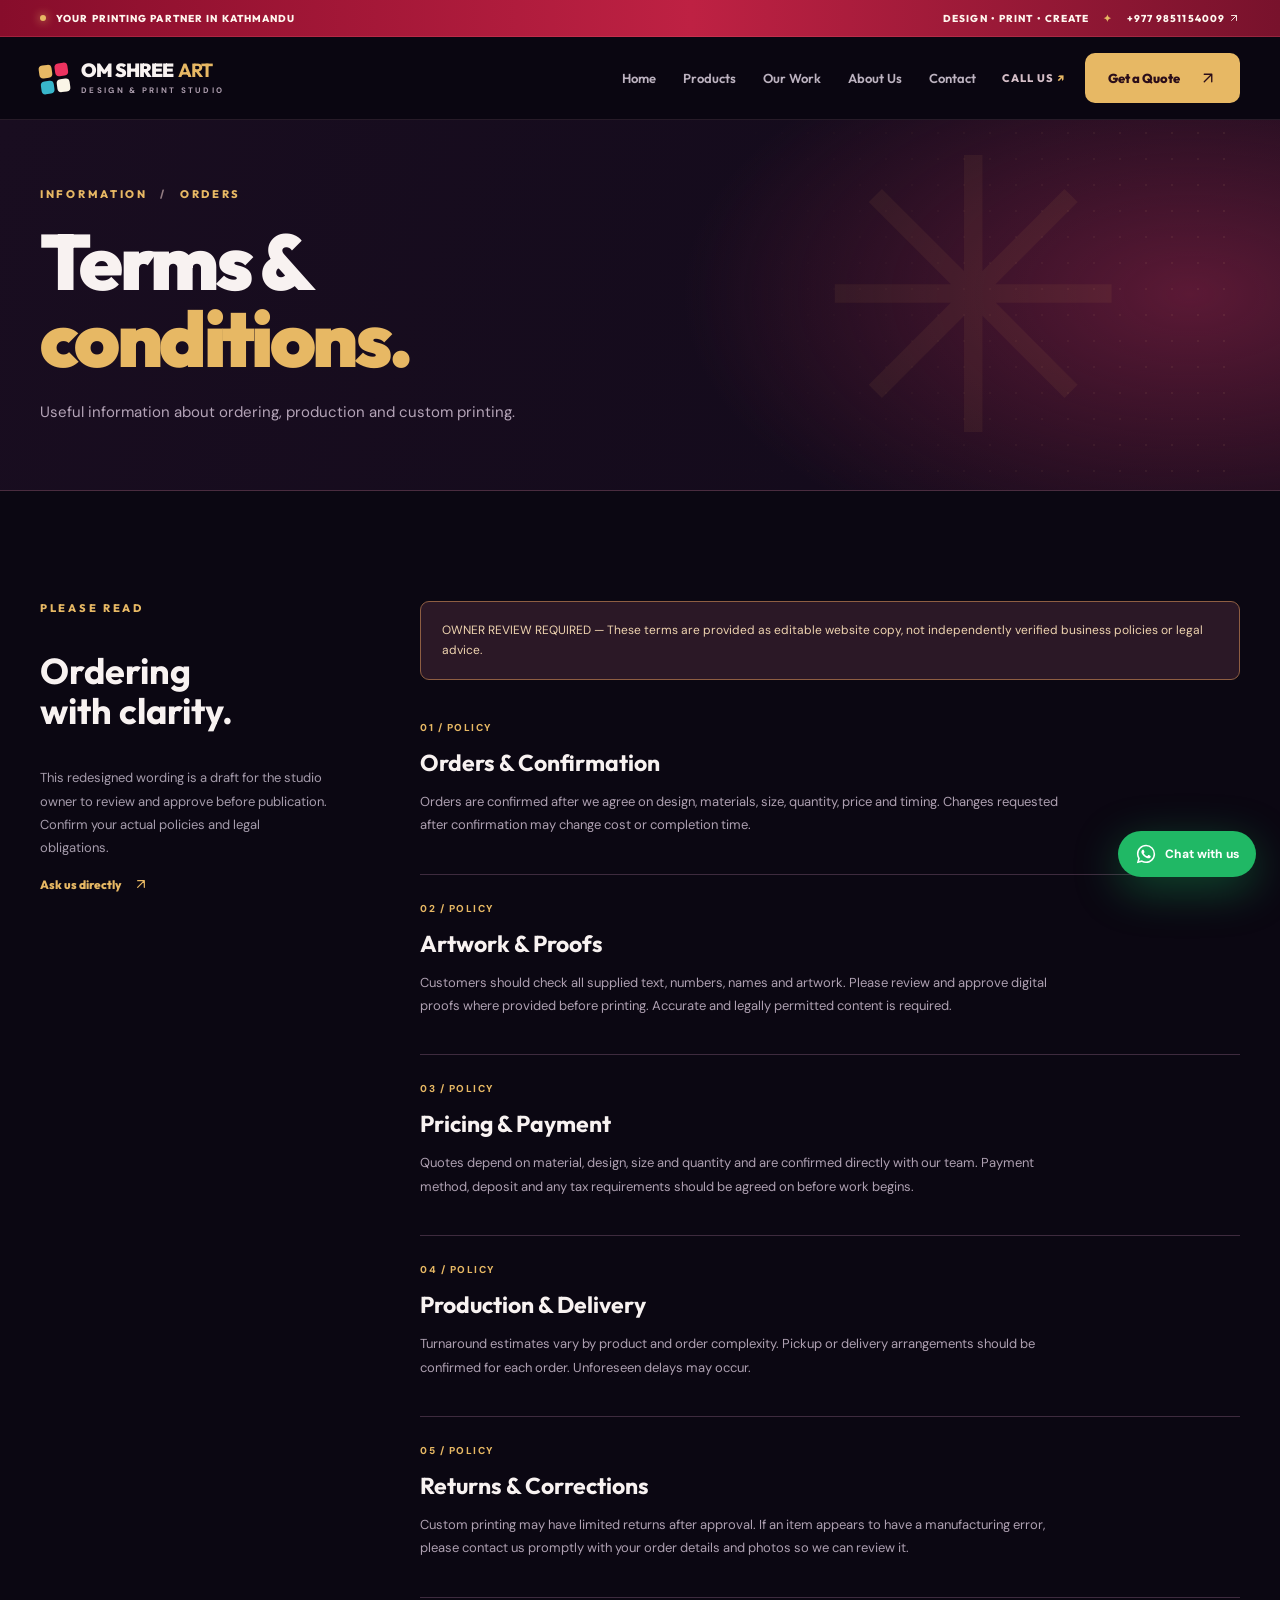
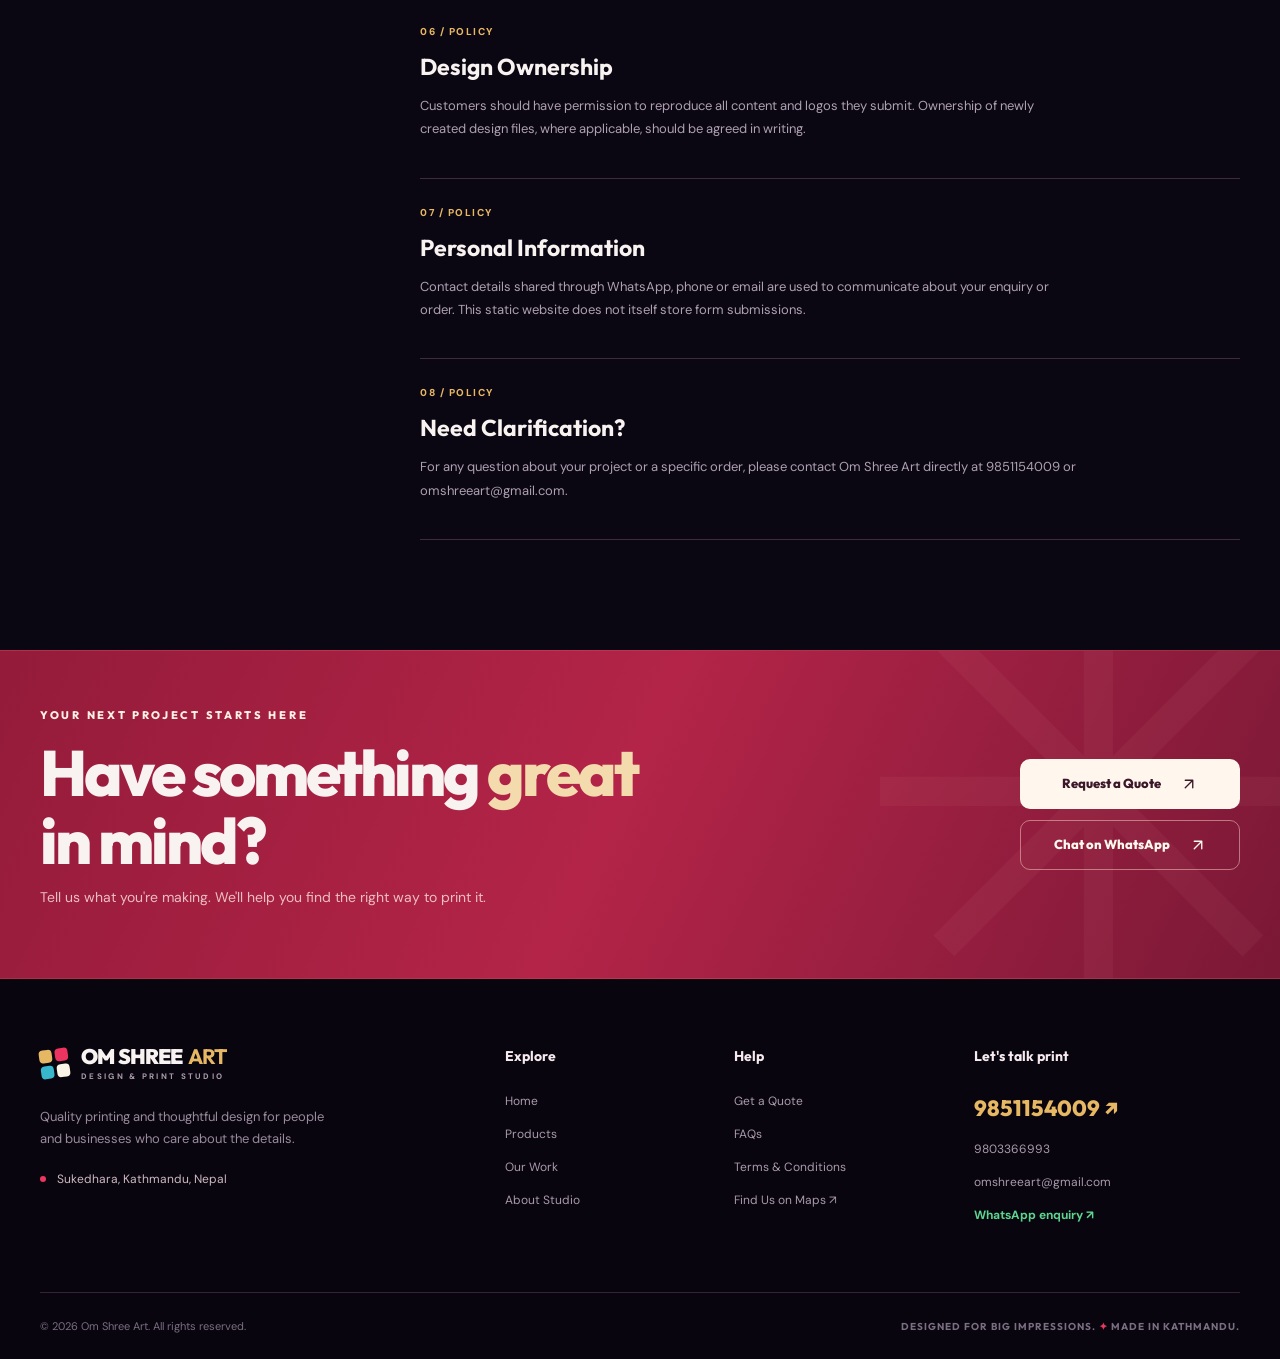
<file: terms.html>
<!DOCTYPE html><html lang="en"><head><meta charset="UTF-8"><meta name="viewport" content="width=device-width,initial-scale=1"><meta name="theme-color" content="#0b0712"><meta name="description" content="Order terms and contact information for custom printing at Om Shree Art."><title>Terms &amp; Conditions | Om Shree Art Kathmandu</title><link rel="canonical" href="https://omshreeart.com.np/terms.html"><link rel="icon" type="image/svg+xml" href="assets/favicon.svg"><meta property="og:title" content="Terms &amp; Conditions | Om Shree Art"><meta property="og:description" content="Order terms and contact information for custom printing at Om Shree Art."><meta property="og:type" content="website"><meta property="og:url" content="https://omshreeart.com.np/terms.html"><link rel="preconnect" href="https://fonts.googleapis.com"><link rel="preconnect" href="https://fonts.gstatic.com" crossorigin><link href="https://fonts.googleapis.com/css2?family=DM+Sans:wght@400;500;600;700;800&amp;family=Outfit:wght@400;500;600;700;800;900&amp;display=swap" rel="stylesheet"><link rel="stylesheet" href="style.css"><script type="application/ld+json">{"@context": "https://schema.org", "@type": "LocalBusiness", "name": "Om Shree Art", "url": "https://omshreeart.com.np/", "telephone": "+9779851154009", "email": "omshreeart@gmail.com", "address": {"@type": "PostalAddress", "streetAddress": "Sukedhara", "addressLocality": "Kathmandu", "addressCountry": "NP"}, "areaServed": "Kathmandu Valley"}</script></head><body data-page="terms"><a class="skip-link" href="#main">Skip to main content</a><div class="topbar"><div class="container topbar-inner"><span><span class="status-light"></span> YOUR PRINTING PARTNER IN KATHMANDU</span><span class="topbar-right">DESIGN • PRINT • CREATE <b class="top-dot">✦</b> <a href="tel:+9779851154009">+977 9851154009 <svg viewBox="0 0 24 24" fill="none" aria-hidden="true"><path d="M7 17 17 7M7 7h10v10" stroke="currentColor" stroke-width="1.8" stroke-linecap="round" stroke-linejoin="round"/></svg></a></span></div></div>
<header class="header" id="siteHeader"><div class="container header-inner"><a href="index.html" class="brand" aria-label="Om Shree Art homepage"><span class="brand-symbol" aria-hidden="true"><i></i><i></i><i></i><i></i></span><span class="brand-name">OM SHREE <strong>ART</strong><small>DESIGN & PRINT STUDIO</small></span></a><nav class="nav" id="nav" aria-label="Main navigation"><a href="index.html" class="" >Home</a><a href="products.html" class="" >Products</a><a href="portfolio.html" class="" >Our Work</a><a href="about.html" class="" >About Us</a><a href="contact.html" class="" >Contact</a><a href="faq.html" class="nav-mobile-aux">FAQ</a><a href="terms.html" class="nav-mobile-aux">Terms</a></nav><div class="header-actions"><a class="header-call" href="tel:+9779803366993" aria-label="Call Om Shree Art">CALL US <span>↗</span></a><a class="btn btn-gold header-btn" href="contact.html">Get a Quote <svg viewBox="0 0 24 24" fill="none" aria-hidden="true"><path d="M7 17 17 7M7 7h10v10" stroke="currentColor" stroke-width="1.8" stroke-linecap="round" stroke-linejoin="round"/></svg></a><button id="menuBtn" class="menu-btn" type="button" aria-label="Open navigation menu" aria-controls="nav" aria-expanded="false"><span></span><span></span><span></span></button></div></div></header><main id="main"><section class="page-intro"><div class="container"><div class="overline">INFORMATION <span>/</span> ORDERS</div><h1>Terms &<br><em>conditions.</em></h1><p>Useful information about ordering, production and custom printing.</p><div class="page-intro-decoration">✳</div></div></section><section class="section terms-section"><div class="container terms-layout"><aside><div class="overline">PLEASE READ</div><h3>Ordering<br>with clarity.</h3><p>This redesigned wording is a draft for the studio owner to review and approve before publication. Confirm your actual policies and legal obligations.</p><a href="contact.html" class="text-action">Ask us directly <svg viewBox="0 0 24 24" fill="none" aria-hidden="true"><path d="M7 17 17 7M7 7h10v10" stroke="currentColor" stroke-width="1.8" stroke-linecap="round" stroke-linejoin="round"/></svg></a></aside><div class="terms-content"><div class="terms-highlight">OWNER REVIEW REQUIRED — These terms are provided as editable website copy, not independently verified business policies or legal advice.</div><section class="terms-block"><span>01 / POLICY</span><h2>Orders &amp; Confirmation</h2><p>Orders are confirmed after we agree on design, materials, size, quantity, price and timing. Changes requested after confirmation may change cost or completion time.</p></section><section class="terms-block"><span>02 / POLICY</span><h2>Artwork &amp; Proofs</h2><p>Customers should check all supplied text, numbers, names and artwork. Please review and approve digital proofs where provided before printing. Accurate and legally permitted content is required.</p></section><section class="terms-block"><span>03 / POLICY</span><h2>Pricing &amp; Payment</h2><p>Quotes depend on material, design, size and quantity and are confirmed directly with our team. Payment method, deposit and any tax requirements should be agreed on before work begins.</p></section><section class="terms-block"><span>04 / POLICY</span><h2>Production &amp; Delivery</h2><p>Turnaround estimates vary by product and order complexity. Pickup or delivery arrangements should be confirmed for each order. Unforeseen delays may occur.</p></section><section class="terms-block"><span>05 / POLICY</span><h2>Returns &amp; Corrections</h2><p>Custom printing may have limited returns after approval. If an item appears to have a manufacturing error, please contact us promptly with your order details and photos so we can review it.</p></section><section class="terms-block"><span>06 / POLICY</span><h2>Design Ownership</h2><p>Customers should have permission to reproduce all content and logos they submit. Ownership of newly created design files, where applicable, should be agreed in writing.</p></section><section class="terms-block"><span>07 / POLICY</span><h2>Personal Information</h2><p>Contact details shared through WhatsApp, phone or email are used to communicate about your enquiry or order. This static website does not itself store form submissions.</p></section><section class="terms-block"><span>08 / POLICY</span><h2>Need Clarification?</h2><p>For any question about your project or a specific order, please contact Om Shree Art directly at 9851154009 or omshreeart@gmail.com.</p></section></div></div></section></main><section class="cta-section"><div class="container cta-inner"><div><div class="overline light">YOUR NEXT PROJECT STARTS HERE</div><h2>Have something <em>great</em><br>in mind?</h2><p>Tell us what you're making. We'll help you find the right way to print it.</p></div><div class="cta-actions"><a href="contact.html" class="btn btn-cream">Request a Quote <svg viewBox="0 0 24 24" fill="none" aria-hidden="true"><path d="M7 17 17 7M7 7h10v10" stroke="currentColor" stroke-width="1.8" stroke-linecap="round" stroke-linejoin="round"/></svg></a><a href="https://wa.me/9779851154009?text=Hello%20Om%20Shree%20Art%2C%20I%20need%20a%20printing%20quote." target="_blank" rel="noopener" class="btn btn-red-outline">Chat on WhatsApp <svg viewBox="0 0 24 24" fill="none" aria-hidden="true"><path d="M7 17 17 7M7 7h10v10" stroke="currentColor" stroke-width="1.8" stroke-linecap="round" stroke-linejoin="round"/></svg></a></div><div class="cta-asterisk" aria-hidden="true">✳</div></div></section>
<footer class="footer"><div class="container"><div class="footer-main"><div class="footer-intro"><a href="index.html" class="brand brand-footer" aria-label="Om Shree Art homepage"><span class="brand-symbol" aria-hidden="true"><i></i><i></i><i></i><i></i></span><span class="brand-name">OM SHREE <strong>ART</strong><small>DESIGN & PRINT STUDIO</small></span></a><p>Quality printing and thoughtful design for people and businesses who care about the details.</p><div class="footer-location"><span class="red-dot"></span> Sukedhara, Kathmandu, Nepal</div></div><div class="footer-links"><h4>Explore</h4><a href="index.html">Home</a><a href="products.html">Products</a><a href="portfolio.html">Our Work</a><a href="about.html">About Studio</a></div><div class="footer-links"><h4>Help</h4><a href="contact.html">Get a Quote</a><a href="faq.html">FAQs</a><a href="terms.html">Terms & Conditions</a><a href="https://www.google.com/maps/search/?api=1&amp;query=Om+Shree+Art+Sukedhara+Kathmandu" target="_blank" rel="noopener">Find Us on Maps ↗</a></div><div class="footer-links footer-contact"><h4>Let's talk print</h4><a class="footer-phone" href="tel:+9779851154009">9851154009 ↗</a><a href="tel:+9779803366993">9803366993</a><a href="mailto:omshreeart@gmail.com">omshreeart@gmail.com</a><a class="footer-whatsapp" href="https://wa.me/9779851154009?text=Hello%20Om%20Shree%20Art" target="_blank" rel="noopener">WhatsApp enquiry ↗</a></div></div><div class="footer-bottom"><span>© 2026 Om Shree Art. All rights reserved.</span><span>DESIGNED FOR BIG IMPRESSIONS. <b>✦</b> MADE IN KATHMANDU.</span></div></div></footer><a class="floating-wa" href="https://wa.me/9779851154009?text=Hi%20Om%20Shree%20Art%21%20I%20would%20like%20to%20request%20a%20quote." target="_blank" rel="noopener" aria-label="Enquire on WhatsApp"><svg viewBox="0 0 24 24" aria-hidden="true"><path fill="currentColor" d="M12.04 2C6.55 2 2.1 6.44 2.1 11.92c0 1.75.46 3.44 1.33 4.94L2 22l5.3-1.38a9.97 9.97 0 0 0 4.74 1.2c5.48 0 9.93-4.45 9.93-9.92A9.94 9.94 0 0 0 12.04 2Zm0 18.14c-1.46 0-2.89-.4-4.13-1.14l-.3-.18-3.14.82.84-3.06-.2-.32A8.2 8.2 0 0 1 3.8 11.9a8.24 8.24 0 1 1 8.24 8.24Zm4.52-6.17c-.25-.13-1.48-.73-1.7-.8-.23-.09-.4-.13-.56.12-.17.25-.64.8-.79.95-.14.17-.29.19-.54.06a6.7 6.7 0 0 1-1.98-1.22 7.48 7.48 0 0 1-1.38-1.71c-.15-.25-.02-.39.11-.52l.38-.44c.13-.14.17-.25.25-.42.08-.17.04-.31-.02-.44-.06-.12-.56-1.35-.77-1.85-.2-.49-.41-.41-.56-.42h-.48c-.17 0-.44.06-.67.3-.23.25-.88.87-.88 2.11s.9 2.44 1.03 2.6c.13.17 1.76 2.7 4.27 3.79.59.26 1.05.42 1.42.53.6.19 1.14.16 1.57.1.48-.08 1.48-.6 1.69-1.19.21-.58.21-1.08.15-1.18-.06-.11-.23-.18-.48-.31Z"/></svg><span>Chat with us</span></a><script src="app.js" defer></script></body></html>
</file>
<file: style.css>
/* OM SHREE ART — signature dark burgundy + gold visual identity */
:root{--bg:#0b0712;--bg2:#100a18;--surface:#15101e;--surface2:#1c1423;--surface3:#211527;--red:#c6264c;--redhot:#eb365f;--wine:#85192f;--gold:#e7b864;--gold-light:#f4dbad;--cream:#fff4e7;--text:#f8f2f1;--muted:#a69cac;--dim:#706776;--line:#342532;--line2:#493240;--green:#22bf6c;--round:19px;--font:'DM Sans','Inter',Arial,sans-serif;--display:'Outfit','Inter Display',Arial,sans-serif}*,*:before,*:after{box-sizing:border-box}html{scroll-behavior:smooth}body{margin:0;min-width:320px;background:var(--bg);color:var(--text);font-family:var(--font);-webkit-font-smoothing:antialiased}body.menu-open{overflow:hidden}a{color:inherit;text-decoration:none}img{display:block;max-width:100%}button,input,select,textarea{font:inherit}button{cursor:pointer}input,select,textarea{outline-offset:3px}button:focus-visible,a:focus-visible,input:focus-visible,textarea:focus-visible,select:focus-visible,summary:focus-visible{outline:2px solid var(--gold);outline-offset:5px}.container{width:min(1220px,calc(100% - 80px));margin:0 auto}.skip-link{position:fixed;top:-80px;left:18px;z-index:200;background:#fff;color:#111;padding:10px}.skip-link:focus{top:10px}.overline{font-family:var(--display);color:var(--gold);font-size:11px;letter-spacing:2.7px;font-weight:800;text-transform:uppercase}.overline span{color:var(--redhot)}.overline.light{color:#fff1e4}.red-dot,.status-light{display:inline-block;border-radius:100%;background:var(--redhot);height:6px;width:6px}.topbar{background:linear-gradient(90deg,#870d2b 0%,#be2143 54%,#78122c 100%);border-bottom:1px solid #e4587045;min-height:36px;position:relative;z-index:50}.topbar-inner{display:flex;align-items:center;justify-content:space-between;gap:15px;min-height:36px;font-family:var(--display);font-size:10px;letter-spacing:1.1px;font-weight:800;color:#fff6ee}.topbar-inner>span:first-child{display:flex;align-items:center;gap:10px}.topbar .status-light{background:var(--gold);box-shadow:0 0 10px var(--gold)}.topbar-right{display:flex;align-items:center;gap:14px}.topbar-right a{display:inline-flex;align-items:center;gap:3px}.topbar-right svg{width:12px;height:12px}.top-dot{color:var(--gold)}.header{position:sticky;top:0;z-index:80;background:rgba(11,7,18,.94);border-bottom:1px solid #45314080;backdrop-filter:blur(19px);-webkit-backdrop-filter:blur(19px)}.header-inner{height:82px;display:flex;align-items:center;gap:26px}.brand{display:inline-flex;align-items:center;gap:12px;flex-shrink:0}.brand-symbol{display:grid;grid-template-columns:repeat(2,13px);gap:3px;transform:rotate(-8deg)}.brand-symbol i{height:13px;width:13px;border-radius:4px;display:block}.brand-symbol i:nth-child(1){background:var(--gold)}.brand-symbol i:nth-child(2){background:#ed3360}.brand-symbol i:nth-child(3){background:#38b6cb}.brand-symbol i:nth-child(4){background:#faf5e7}.brand-name{font-family:var(--display);font-size:19px;font-weight:900;letter-spacing:-.8px;line-height:.9}.brand-name strong{color:var(--gold)}.brand-name small{display:block;margin-top:8px;font-family:var(--font);font-size:8px;font-weight:800;letter-spacing:2.3px;color:#a99aab}.nav{display:flex;align-items:center;gap:27px;margin-left:auto}.nav a{position:relative;font-family:var(--display);font-size:13px;color:#bcb2c0;font-weight:600;transition:color .2s}.nav a:hover,.nav a.active{color:#fff}.nav a.active:after{content:"";height:3px;width:100%;position:absolute;left:0;bottom:-31px;background:var(--redhot);border-radius:5px}.nav-mobile-aux{display:none!important}.header-actions{display:flex;align-items:center;gap:20px}.header-call{font-family:var(--display);font-size:11px;font-weight:800;letter-spacing:1px;color:#d5bec8;white-space:nowrap}.header-call span{color:var(--gold)}.btn{display:inline-flex;justify-content:center;align-items:center;gap:19px;padding:15px 22px;min-height:50px;border:1px solid transparent;border-radius:10px;font-family:var(--display);font-size:13px;font-weight:800;line-height:1.1;white-space:nowrap;transition:transform .22s,background .22s,border-color .22s,box-shadow .22s}.btn:hover{transform:translateY(-3px)}.btn svg,.round-arrow svg,.text-action svg,.quote-link svg,.detail-link svg{width:18px;height:18px;flex-shrink:0}.btn-gold{background:var(--gold);color:#2b0e1a}.btn-gold:hover{background:#f2cf83;box-shadow:0 13px 34px #e7b86427}.btn-red{background:var(--red);color:white;box-shadow:0 12px 35px #c522493b}.btn-red:hover{background:#df3058;box-shadow:0 16px 40px #de28534a}.btn-darkline{border:1px solid #6e4053;color:white;background:rgba(255,255,255,.03)}.btn-darkline:hover{border-color:var(--gold);background:#ffffff0c}.btn-cream{background:#fff7ed;color:#3b1729}.btn-red-outline{border-color:#f8c7bf88;color:#fff8ec}.menu-btn{display:none;width:42px;height:42px;border:1px solid var(--line2);border-radius:10px;background:transparent;padding:11px;flex-direction:column;gap:5px;justify-content:center}.menu-btn span{height:2px;width:100%;background:white;border-radius:3px;transition:all .2s}
/* Hero */
.hero{position:relative;overflow:hidden;isolation:isolate;background:radial-gradient(ellipse 50% 70% at 82% 50%,#4e1230b0 0%,#210e24 50%,transparent 100%),radial-gradient(ellipse 65% 40% at 10% 0%,#3613257c 0%,transparent 100%),#0d0714;border-bottom:1px solid #472531}.hero:before{content:"";position:absolute;top:0;right:0;width:62%;height:100%;background-image:radial-gradient(#efbb8d42 1px,transparent 1px);background-size:30px 30px;opacity:.17;mask-image:linear-gradient(to right,transparent,#000 50%);pointer-events:none}.hero:after{content:"";position:absolute;inset:0;border-left:100px solid transparent;border-right:100px solid transparent;pointer-events:none;background:linear-gradient(110deg,transparent 41%,#96132b0c 42%,transparent 55%)}.hero-grain{position:absolute;inset:0;opacity:.18;pointer-events:none;background-image:url("data:image/svg+xml,%3Csvg viewBox='0 0 180 180' xmlns='http://www.w3.org/2000/svg'%3E%3Cfilter id='n'%3E%3CfeTurbulence type='fractalNoise' baseFrequency='.65' numOctaves='3' stitchTiles='stitch'/%3E%3C/filter%3E%3Crect width='100%25' height='100%25' filter='url(%23n)' opacity='.21'/%3E%3C/svg%3E")}.hero-content{position:relative;display:grid;grid-template-columns:1.08fr .92fr;gap:28px;min-height:665px;align-items:center;padding-top:60px;padding-bottom:58px;z-index:1}.hero-left{position:relative;z-index:4;padding-bottom:4px}.hero-eyebrow{display:flex;align-items:center;gap:9px;color:var(--gold);font-family:var(--display);letter-spacing:1.8px;font-size:10px;font-weight:800}.hero-eyebrow span{height:7px;width:7px;border-radius:100%;background:var(--redhot);box-shadow:0 0 0 5px #e52c5331}.hero-eyebrow b{font-size:10px;color:#807081}.hero h1{font-family:var(--display);font-weight:900;letter-spacing:-5.1px;font-size:clamp(56px,6.4vw,104px);line-height:.91;margin:25px 0 26px;color:#fff7f0}.hero-gold{color:var(--gold)}.hero-outline{-webkit-text-stroke:2px #fff0ed;color:transparent}.hero-smallline{font-size:clamp(38px,4.5vw,70px);letter-spacing:-3.6px;white-space:nowrap}.hero-smallline em{font-style:normal;color:var(--gold)}.hero-left>p{max-width:505px;color:#a9a0af;font-size:16px;line-height:1.8;margin-bottom:27px}.hero-buttons{display:flex;gap:12px;flex-wrap:wrap}.hero-buttons .btn{min-width:167px}.hero-proof{display:flex;align-items:center;gap:15px;margin-top:43px;padding-top:22px;border-top:1px solid #56374677;max-width:455px}.hero-proof-icon{font-size:32px;color:var(--gold);height:43px;width:43px;border:1px solid #674a39;border-radius:12px;display:grid;place-items:center}.hero-proof strong{display:block;font-family:var(--display);font-size:13px;letter-spacing:.1px}.hero-proof span{display:block;color:#847c8f;font-size:10px;letter-spacing:1.7px;margin-top:7px;font-weight:700}.hero-right{position:relative;height:590px;min-width:0}.hero-aura{position:absolute;inset:15% -5% 8% 5%;background:radial-gradient(circle at 60% 53%,#d63d5070,#aa193c24 36%,transparent 64%);filter:blur(20px)}.hero-orbit{position:absolute;top:50%;left:55%;transform:translate(-50%,-50%);border:1px dashed #d9a6a230;border-radius:50%}.orbit-1{height:455px;width:455px}.orbit-2{height:345px;width:345px;animation:rotateorbit 50s linear infinite}.orbit-3{height:245px;width:245px;border-color:#dfac6250}.hero-orbit:after{position:absolute;content:"";top:21%;left:0;border-radius:50%;height:7px;width:7px;background:var(--gold)}@keyframes rotateorbit{to{transform:translate(-50%,-50%) rotate(360deg)}}.hero-sample-top{position:absolute;left:0;top:34px;z-index:7;display:flex;align-items:center;gap:9px;font-size:10px;font-family:var(--display);font-weight:800;letter-spacing:1.5px;color:#ffe0b7;padding:11px 14px;border:1px solid #7f4f5769;background:#261522a1;border-radius:8px}.hero-sample-top span:last-child{color:var(--gold);padding-left:22px}.live-dot{display:inline-block;height:6px;width:6px;background:var(--gold);border-radius:50%}.hero-numberplate{position:absolute;top:68px;left:5%;width:96%;z-index:3;transform:rotate(-6deg);filter:drop-shadow(0 38px 25px #08030d80);animation:floatOne 6.5s ease-in-out infinite}.hero-numberplate img{width:100%}.hero-stamp{position:absolute;top:18px;right:-10%;width:47%;z-index:5;transform:rotate(11deg);filter:drop-shadow(0 25px 22px #08030d90);animation:floatTwo 7s ease-in-out infinite}.hero-business{position:absolute;bottom:14px;right:-8%;width:55%;z-index:5;transform:rotate(7deg);filter:drop-shadow(0 22px 25px #08030d90);animation:floatThree 7s ease-in-out infinite}.hero-business img,.hero-stamp img{width:100%}@keyframes floatOne{0%,100%{transform:rotate(-6deg) translateY(0)}50%{transform:rotate(-4deg) translateY(-12px)}}@keyframes floatTwo{0%,100%{transform:rotate(11deg) translateY(0)}50%{transform:rotate(8deg) translateY(12px)}}@keyframes floatThree{0%,100%{transform:rotate(7deg) translateY(0)}50%{transform:rotate(10deg) translateY(-12px)}}.hero-side-label{position:absolute;right:-39px;top:50%;writing-mode:vertical-rl;transform:translateY(-50%);letter-spacing:2px;font-size:9px;color:#c99b77;font-weight:800}.hero-badge{position:absolute;bottom:30px;left:0;border-left:2px solid var(--gold);padding:4px 0 3px 12px}.hero-badge span{display:block;font-size:11px;font-weight:800;color:var(--gold);letter-spacing:1px}.hero-badge strong{font-family:var(--display);font-size:11px;letter-spacing:1px}.hero-bottomline{position:relative;z-index:2;display:flex;align-items:center;justify-content:space-between;padding:14px 0 24px;color:#c2b3b6;font-family:var(--display);font-size:10px;letter-spacing:1.8px;font-weight:800}.hero-bottomline>span:first-child{display:flex;align-items:center;gap:9px}.hero-bottomline i{width:6px;height:6px;background:var(--gold);border-radius:50%;display:inline-block}.hero-bottomline b{font-size:19px;color:var(--gold)}.marquee{background:var(--red);overflow:hidden;height:51px;border-top:1px solid #d2516e;border-bottom:1px solid #b82b47;display:flex;align-items:center}.marquee-track{display:flex;align-items:center;gap:33px;width:max-content;white-space:nowrap;animation:marquee 40s linear infinite;font-family:var(--display);font-weight:900;letter-spacing:1.5px;font-size:13px;color:#fff9ee}.marquee-track i{color:var(--gold);font-style:normal}@keyframes marquee{to{transform:translateX(-50%)}}
/* Shared sections */
.section{padding:110px 0}.section-header{display:flex;justify-content:space-between;align-items:end;gap:30px;margin-bottom:45px}.section-header h2,.about-text h2,.faq-intro h2{font-family:var(--display);font-size:clamp(40px,4.6vw,66px);font-weight:800;line-height:1.08;letter-spacing:-2.7px;margin:21px 0 0}.section-header h2 em,.about-text h2 em,.faq-intro h2 em{font-style:normal;color:var(--gold)}.section-right{width:300px;max-width:100%;padding-bottom:5px}.section-right p{color:var(--muted);font-size:14px;line-height:1.8;margin:0 0 17px}.text-action{display:inline-flex;align-items:center;gap:12px;color:var(--gold);font-family:var(--display);font-size:12px;font-weight:800}.text-action:hover{color:var(--cream)}.text-action svg{width:16px}.services-section{background:#0b0712}.services-grid{display:grid;grid-template-columns:repeat(3,minmax(0,1fr));gap:18px}.service-card{background:var(--surface);border:1px solid var(--line);border-radius:15px;overflow:hidden;transition:border-color .25s,transform .25s,box-shadow .25s;min-width:0}.service-card:hover{transform:translateY(-7px);border-color:#ae6d6075;box-shadow:0 25px 46px #0005}.service-image{height:237px;position:relative;overflow:hidden;display:flex;align-items:center;justify-content:center;background:radial-gradient(circle at 55% 55%,#662139 0%,#351325 38%,#1c0e20 85%);border-bottom:1px solid var(--line)}.theme-plates{background:radial-gradient(ellipse at 55% 50%,#8c2c4d,#35132b 58%,#190d1e)}.theme-stamps{background:radial-gradient(ellipse at 50% 45%,#59374b,#251526 58%,#160e1c)}.theme-print{background:radial-gradient(ellipse at 55% 40%,#7a3f35,#361c2b 58%,#1c1020)}.theme-signage{background:radial-gradient(ellipse at 55% 45%,#6c2c40,#30172e 58%,#160d1c)}.theme-outdoor{background:radial-gradient(ellipse at 55% 50%,#78344c,#32142e 60%,#140b1c)}.theme-design{background:radial-gradient(ellipse at 55% 50%,#74344b,#2b1930 58%,#140e1d)}.service-image:before,.catalog-picture:before,.portfolio-tile:before{position:absolute;content:"";inset:16px;border:1px solid #ffffff0c;pointer-events:none;z-index:2;border-radius:8px}.service-image img{width:92%;max-height:100%;object-fit:contain;transition:transform .4s;filter:drop-shadow(0 10px 15px #0004)}.service-card:hover .service-image img{transform:scale(1.08) rotate(-1deg)}.service-index{position:absolute;left:20px;top:19px;z-index:3;font-size:10px;letter-spacing:1.2px;color:#eec785;font-weight:800}.image-tag{position:absolute;bottom:15px;right:16px;z-index:3;display:flex;align-items:center;gap:15px;font-size:9px;letter-spacing:1px;color:#e8c6af;font-weight:800}.image-tag b{display:grid;place-items:center;width:22px;height:22px;background:#ffeff01a;border:1px solid #ffffff30;border-radius:50%;font-size:12px}.service-info{padding:23px 23px 27px}.service-meta{color:#d19e86;text-transform:uppercase;font-size:9px;letter-spacing:1.6px;font-weight:800}.service-meta span{color:var(--redhot);margin:0 7px}.service-title-row{display:flex;align-items:center;justify-content:space-between;gap:10px}.service-title-row h3{font-family:var(--display);font-size:25px;margin:9px 0 7px;font-weight:700;letter-spacing:-.6px}.round-arrow{width:35px;height:35px;border:1px solid #765368;border-radius:50%;display:flex;align-items:center;justify-content:center;color:var(--gold);flex:0 0 35px;transition:background .2s,color .2s}.round-arrow:hover{background:var(--gold);color:var(--bg)}.service-info p{color:#9c91a0;font-size:13px;margin:2px 0 0}.section-end{display:flex;align-items:center;justify-content:space-between;gap:25px;margin-top:28px;color:#a99aaa;font-size:13px}.section-end span{display:flex;align-items:center;gap:11px}.section-end i{height:7px;width:7px;display:inline-block;background:var(--redhot);border-radius:50%}.section-end a{color:var(--gold);font-weight:800}.feature-strip{background:linear-gradient(90deg,#210e20 0%,#260f25 50%,#1c0c1d 100%);border-top:1px solid #4c2638;border-bottom:1px solid #4c2638}.feature-strip-grid{display:grid;grid-template-columns:repeat(3,1fr)}.feature-strip-grid>div{position:relative;padding:42px 36px 41px 0}.feature-strip-grid>div+div{padding-left:36px;border-left:1px solid #604055}.feature-icon{font-size:25px;color:var(--gold);margin-bottom:14px}.feature-strip strong{font-family:var(--display);font-size:20px}.feature-strip p{font-size:13px;color:#ad9aab;line-height:1.65;margin:8px 0 0}.showcase-section{background:#0f0918}.gallery-home{display:grid;grid-template-columns:1.12fr .88fr;grid-template-rows:repeat(2,244px);gap:16px}.gallery-home>a{position:relative;overflow:hidden;border-radius:16px;border:1px solid #5d3549;background:radial-gradient(ellipse at 58% 47%,#89394b,#2a142a 70%);display:flex;justify-content:center;align-items:center}.gallery-home>a:nth-child(1){grid-row:span 2;background:radial-gradient(ellipse at 52% 42%,#5f293f,#211326 75%)}.gallery-home>a:nth-child(2){background:radial-gradient(ellipse at 50% 45%,#5b353c,#1b1121 80%)}.gallery-home>a:nth-child(3){background:radial-gradient(ellipse at 50% 45%,#742647,#251425 80%)}.gallery-home>a:before{position:absolute;content:"";inset:0;background:linear-gradient(0deg,rgba(11,5,17,.92),transparent 59%);z-index:1}.gallery-home img{height:125%;width:95%;object-fit:contain;transition:transform .5s}.gallery-home-main img{height:105%;width:100%}.gallery-home>a:hover img{transform:scale(1.08)}.gallery-overlay{position:absolute;z-index:2;left:32px;right:30px;bottom:26px}.gallery-overlay>span{color:var(--gold);font-weight:800;letter-spacing:1.7px;font-size:10px}.gallery-overlay h3{font-family:var(--display);font-size:31px;line-height:1.08;letter-spacing:-.8px;margin:10px 0 0}.gallery-home-main .gallery-overlay h3{font-size:50px}.gallery-overlay .round-arrow{position:absolute;bottom:0;right:0}.mockup-note{font-size:11px;line-height:1.6;color:#827485;margin:16px 0 0;text-align:right}.process-section{background:#0b0712}.process-grid{display:grid;grid-template-columns:repeat(3,1fr);gap:15px}.process-item{background:#15101e;border:1px solid var(--line);border-radius:15px;padding:24px 29px 28px}.step-no{display:flex;align-items:center;justify-content:space-between;color:var(--gold);font-size:15px;font-family:var(--display);font-weight:800}.step-no i{font-size:18px;font-style:normal}.process-graphic{height:158px;display:flex;align-items:center;justify-content:center;position:relative;overflow:hidden}.process-graphic:before{content:"";position:absolute;width:122px;height:122px;border:1px dashed #91666a;border-radius:50%;opacity:.6}.process-graphic span{font-size:74px;color:#e1b35f;position:relative;z-index:2;line-height:1}.process-graphic>div{position:absolute;width:40px;height:40px;background:#e12250;filter:blur(32px)}.process-graphic-2 span{color:#f0cb90}.process-graphic-3 span{color:#e84a72}.process-item h3{font-family:var(--display);font-size:23px;letter-spacing:-.5px;margin:5px 0 9px}.process-item p{font-size:13px;line-height:1.7;color:#aaa0b0;margin:0}.cta-section{position:relative;overflow:hidden;background:linear-gradient(115deg,#941b3a,#b32448 48%,#7a1836);border-top:1px solid #e4566a4d;border-bottom:1px solid #e4566a4d}.cta-inner{position:relative;min-height:327px;display:flex;align-items:center;justify-content:space-between;gap:35px;padding-top:54px;padding-bottom:55px}.cta-inner h2{font-family:var(--display);font-size:clamp(48px,5vw,76px);font-weight:800;letter-spacing:-3px;line-height:1.05;margin:17px 0 14px}.cta-inner h2 em{font-style:normal;color:var(--gold-light)}.cta-inner p{font-size:14px;color:#ffe3e1cf}.cta-actions{display:flex;align-items:flex-start;flex-direction:column;gap:11px;position:relative;z-index:2}.cta-actions .btn{min-width:220px}.cta-asterisk{position:absolute;right:-110px;top:-145px;color:#f5b6b60c;font-size:600px;line-height:1;pointer-events:none}.footer{background:#09050f}.footer-main{display:grid;grid-template-columns:2fr .85fr .9fr 1.3fr;gap:55px;padding:67px 0 68px}.brand-footer .brand-name{font-size:21px}.footer-intro p{color:#998b9c;max-width:290px;line-height:1.75;font-size:13px;margin:25px 0 20px}.footer-location{color:#ccb9c1;font-size:12px;display:flex;align-items:center;gap:11px}.footer-links{display:flex;flex-direction:column;gap:15px}.footer-links h4{color:#f7eaef;font-family:var(--display);font-size:14px;font-weight:700;margin:1px 0 12px}.footer-links a{color:#a99aaa;font-size:12px;line-height:1.5;transition:color .15s}.footer-links a:hover{color:var(--gold)}.footer-contact .footer-phone{font-family:var(--display);font-size:22px;color:var(--gold);font-weight:800}.footer-contact .footer-whatsapp{color:#5dd58f;font-weight:700}.footer-bottom{min-height:67px;border-top:1px solid #332334;display:flex;align-items:center;justify-content:space-between;gap:15px;color:#7a6e81;font-size:11px}.footer-bottom span:last-child{font-family:var(--display);font-size:10px;letter-spacing:1px;font-weight:700}.footer-bottom b{color:var(--redhot)}.floating-wa{position:fixed;bottom:23px;right:24px;z-index:75;display:flex;align-items:center;gap:8px;border-radius:60px;background:#20b865;color:#fff;padding:12px 17px;box-shadow:0 12px 45px #16aa5968;font-size:12px;font-weight:800;transition:transform .2s,box-shadow .2s}.floating-wa:hover{transform:translateY(-4px);box-shadow:0 20px 45px #16aa5980}.floating-wa svg{width:22px;height:22px}
/* Inner page headers */
.page-intro{background:radial-gradient(ellipse 44% 85% at 93% 47%,#5b1935 0%,transparent 90%),linear-gradient(110deg,#190d20,#120a1a);min-height:335px;border-bottom:1px solid #4a2c3f;position:relative;overflow:hidden}.page-intro:before{content:"";position:absolute;right:3%;top:0;bottom:0;width:41%;opacity:.22;background-image:radial-gradient(#e3b57d63 1px,transparent 1px);background-size:26px 26px;mask-image:linear-gradient(to left,black,transparent)}.page-intro .container{position:relative;z-index:1;padding-top:67px;padding-bottom:65px}.page-intro h1{font-family:var(--display);font-size:clamp(55px,6.1vw,83px);font-weight:900;letter-spacing:-3.6px;line-height:.99;margin:22px 0}.page-intro h1 em{font-style:normal;color:var(--gold)}.page-intro p{font-size:15px;line-height:1.7;color:#b4a4b7;max-width:520px;margin:0}.page-intro-decoration{position:absolute;top:-7px;right:9%;font-size:380px;line-height:1;color:#e7ab5a10;pointer-events:none}.page-intro .overline span{color:#927c82;margin:0 8px}.catalog-section{background:#0b0712;padding:36px 0 95px}.catalog-toolbar{display:flex;align-items:center;justify-content:space-between;gap:15px}.filter-scroll{display:flex;align-items:center;gap:8px;overflow-x:auto;padding:3px 0 10px;scrollbar-width:thin}.filter-pill{background:#181020;color:#b7a9b6;border:1px solid #493043;border-radius:50px;padding:11px 16px;font-family:var(--display);font-size:11px;font-weight:700;white-space:nowrap;transition:all .2s}.filter-pill:hover{color:#fff;border-color:#b6697c}.filter-pill.active{background:var(--red);border-color:var(--red);color:#fff}.search-box{display:flex;align-items:center;gap:7px;background:#17101e;border:1px solid #4a3144;border-radius:10px;padding:0 12px;min-height:43px;min-width:237px;flex-shrink:0}.search-box>span{color:var(--gold);font-size:25px;line-height:1}.search-box input{background:transparent;border:none;color:#fff;width:100%;font-size:12px;min-width:90px}.search-box input::placeholder{color:#857a8a}.search-box kbd{border:1px solid #5b4055;border-radius:4px;padding:2px 5px;color:#7e7182;font-size:11px}.catalog-summary{display:flex;justify-content:space-between;align-items:center;margin:25px 0 18px;color:#b3a6b2;font-size:11px;font-weight:700;letter-spacing:1px}.catalog-summary span:last-child{font-size:10px;color:#817383;letter-spacing:1.4px}.catalog-summary b{color:var(--gold)}.catalog-grid{display:grid;grid-template-columns:repeat(3,minmax(0,1fr));gap:19px}.catalog-card{min-width:0;border:1px solid #453040;background:#17101e;border-radius:15px;overflow:hidden;transition:transform .25s,border-color .2s}.catalog-card:hover{transform:translateY(-5px);border-color:#9f5666}.catalog-picture{border:0;border-bottom:1px solid #513245;position:relative;width:100%;height:239px;overflow:hidden;display:grid;place-items:center;padding:0}.catalog-picture img{height:100%;width:92%;object-fit:contain;transition:transform .3s}.catalog-card:hover .catalog-picture img{transform:scale(1.06)}.catalog-art-label{position:absolute;z-index:2;top:17px;left:20px;color:#e1bf9e;font-size:9px;font-weight:900;letter-spacing:2px}.catalog-art-link{position:absolute;z-index:2;bottom:14px;right:18px;color:#ffe9d6;font-size:9px;font-weight:800;letter-spacing:1.2px}.catalog-content{padding:22px 23px 21px;display:flex;flex-direction:column;min-height:228px}.catalog-number{color:#c48b7a;font-size:10px;letter-spacing:1.4px;font-weight:700}.catalog-content h3{font-family:var(--display);font-size:25px;letter-spacing:-.6px;margin:8px 0 8px}.catalog-content p{font-size:12px;line-height:1.65;color:#a69baa;margin:0 0 22px;flex:1}.catalog-foot{border-top:1px solid #3b2c3b;padding-top:16px;display:flex;justify-content:space-between;gap:10px;align-items:center}.detail-link,.quote-link{display:inline-flex;align-items:center;gap:6px;background:transparent;border:0;padding:0;color:#bcb1c0;font-size:11px;font-weight:800;white-space:nowrap}.detail-link:hover,.quote-link:hover{color:var(--gold)}.quote-link{color:var(--gold)}.detail-link svg,.quote-link svg{height:14px;width:14px}.empty-state{padding:55px 20px;text-align:center;border:1px dashed #654252;background:#130b1b;border-radius:14px;margin-top:20px}.empty-state[hidden],.catalog-card[hidden]{display:none}.empty-state strong{font-family:var(--display);font-size:23px}.empty-state p{color:var(--muted)}.catalog-footer-note{margin-top:37px;padding:24px 27px;border:1px solid #5d3544;background:#1d0f21;border-radius:12px;display:flex;align-items:center;gap:18px}.catalog-footer-note .inline-star{font-size:32px;color:var(--gold)}.catalog-footer-note p{flex:1;color:#bdb0be;font-size:13px;line-height:1.5}.product-dialog{width:min(790px,calc(100% - 25px));max-height:89vh;border:1px solid #745061;background:#16101e;color:var(--text);border-radius:19px;padding:0;box-shadow:0 50px 140px #000d;overflow:auto}.product-dialog::backdrop{background:#050208db;backdrop-filter:blur(5px)}.modal-close{position:sticky;top:17px;float:right;margin:17px 18px -55px 0;z-index:5;width:34px;height:34px;border:1px solid #f7e0b55e;background:#2b1729;color:#fff;border-radius:50%;font-size:24px;line-height:1}.modal-body{display:grid;grid-template-columns:43% 57%}.modal-visual{position:relative;display:grid;place-items:center;min-height:458px}.modal-visual img{width:100%}.modal-copy{padding:60px 43px 40px 28px}.modal-copy .overline{color:var(--gold)}.modal-copy h2{font-family:var(--display);font-size:38px;line-height:1.03;margin:13px 0 17px}.modal-copy p{color:#a99eb0;font-size:13px;line-height:1.75}.modal-copy strong{display:block;font-size:12px;margin:23px 0 10px}.modal-copy ul{list-style:none;margin:0 0 27px;padding:0;display:grid;grid-template-columns:1fr 1fr;gap:9px 10px}.modal-copy li{font-size:11px;color:#dcc5c6}.modal-copy li:before{content:"✦";color:var(--gold);margin-right:8px}.modal-copy .btn{font-size:12px}.modal-footnote{font-size:10px!important;color:#827887!important;margin:13px 0 0}
/* Portfolio */
.portfolio-section{padding-top:62px;background:#0b0712}.portfolio-head{display:flex;align-items:center;justify-content:space-between;gap:20px;padding-bottom:24px}.portfolio-head p{color:#aaa0b1;font-size:12px;max-width:470px}.portfolio-grid{display:grid;grid-template-columns:repeat(2,minmax(0,1fr));gap:18px}.portfolio-tile{height:360px;position:relative;display:flex;align-items:center;justify-content:center;border:1px solid #493040;border-radius:17px;overflow:hidden}.portfolio-tile img{height:100%;width:85%;object-fit:contain;transition:transform .3s}.portfolio-tile:hover img{transform:scale(1.06)}.portfolio-tile:after{content:"";position:absolute;inset:36% 0 0;background:linear-gradient(transparent,#0e081ccf);pointer-events:none}.portfolio-ref{position:absolute;top:22px;left:25px;font-size:10px;font-weight:800;letter-spacing:2px;color:#e9c58e;z-index:2}.portfolio-caption{position:absolute;z-index:2;bottom:24px;left:27px;right:27px;display:flex;align-items:flex-end;justify-content:space-between}.portfolio-caption>div>span{font-size:10px;letter-spacing:1.6px;text-transform:uppercase;color:var(--gold);font-weight:800}.portfolio-caption h3{font-family:var(--display);font-size:29px;margin:8px 0 0}.portfolio-caption .round-arrow{background:#1c1125a1}
/* About */
.about-section{background:#0b0712}.about-grid{display:grid;grid-template-columns:1fr 1fr;gap:90px;align-items:center}.about-visual{min-height:635px;position:relative;display:flex;align-items:flex-start}.about-image{height:520px;width:87%;border-radius:17px;border:1px solid #573247;overflow:hidden;display:grid;place-items:center}.about-image img{width:112%}.about-mini{width:47%;height:285px;position:absolute;right:0;bottom:0;border-radius:15px;border:7px solid #0b0712;overflow:hidden;display:grid;place-items:center}.about-mini img{width:120%;max-width:none}.about-image-label{position:absolute;left:0;bottom:29px;color:#ad9baf;font-size:10px;font-weight:700;letter-spacing:1.8px}.about-image-label b{color:var(--gold);margin:0 10px}.about-text h2{margin-bottom:27px}.about-text>p{font-size:14px;line-height:1.9;color:#b7aabb}.about-feature{margin:31px 0;display:grid;gap:20px}.about-feature>div{display:grid;grid-template-columns:36px 1fr;column-gap:11px}.about-feature b{grid-row:span 2;color:var(--gold);font-size:23px}.about-feature strong{font-family:var(--display);font-size:14px}.about-feature span{font-size:12px;color:#9b8e9c;margin-top:5px}.about-banner{background:linear-gradient(140deg,#4d1730,#261123);border-block:1px solid #72324b;text-align:center;padding:93px 20px}.about-banner h2{font-family:var(--display);font-size:clamp(48px,6vw,80px);letter-spacing:-3px;line-height:1.04;margin:20px 0}.about-banner h2 em{font-style:normal;color:var(--gold)}.about-banner p{max-width:600px;margin:0 auto;font-size:14px;line-height:1.9;color:#d0bfc8}
/* Contact */
.contact-section{background:#0b0712}.contact-grid{display:grid;grid-template-columns:1.14fr .86fr;gap:65px}.form-column h2{font-family:var(--display);font-size:51px;letter-spacing:-2px;line-height:1.08;margin:16px 0}.form-column>p{color:#b5a9b7;font-size:14px;line-height:1.7;max-width:530px}.quote-form{margin-top:31px}.field-grid{display:grid;grid-template-columns:1fr 1fr;gap:17px}.quote-form label{display:flex;flex-direction:column;gap:9px;color:#bfb4c1;font-size:10px;letter-spacing:1.1px;font-weight:800;margin-bottom:20px}.quote-form label span{color:var(--redhot)}.quote-form input,.quote-form select,.quote-form textarea{width:100%;border:1px solid #553a4e;background:#1a1322;color:#fff;padding:15px 15px;border-radius:9px;font-size:13px;letter-spacing:0;resize:vertical}.quote-form select{appearance:none;background-image:url("data:image/svg+xml,%3Csvg xmlns='http://www.w3.org/2000/svg' width='18' height='18' viewBox='0 0 20 20'%3E%3Cpath d='m5 7 5 5 5-5' stroke='%23e7b864' stroke-width='2' fill='none'/%3E%3C/svg%3E");background-repeat:no-repeat;background-position:right 16px center}.quote-form input::placeholder,.quote-form textarea::placeholder{color:#76697a}.quote-form input:focus,.quote-form select:focus,.quote-form textarea:focus{border-color:var(--gold)}.form-actions{display:flex;align-items:center;gap:17px;flex-wrap:wrap}.form-actions>span{color:#7e7182;font-size:11px}.contact-panel{background:#1c1021;border:1px solid #664154;border-radius:17px;padding:35px}.contact-panel h3{font-family:var(--display);font-size:44px;line-height:1.07;letter-spacing:-1.5px;margin:20px 0 22px}.contact-method{display:grid;grid-template-columns:40px 1fr;gap:10px;border-bottom:1px solid #503445;padding:18px 0}.contact-mark{width:27px;height:27px;border:1px solid #88614b;color:var(--gold);border-radius:50%;display:grid;place-items:center;font-size:10px;font-weight:800}.contact-method small{display:block;color:#a28e9f;font-size:9px;letter-spacing:1.2px;margin-bottom:8px}.contact-method a,.contact-method strong{font-family:var(--display);font-size:15px;font-weight:700;word-break:break-word}.contact-method a:hover{color:var(--gold)}.contact-panel .btn{margin-top:24px}.btn-full{width:100%}.contact-small-panel{display:flex;align-items:center;gap:15px;background:#271423;border:1px solid #643248;border-radius:13px;padding:24px;margin-top:18px}.contact-small-panel>span{font-size:39px;color:var(--gold)}.contact-small-panel strong{font-family:var(--display);font-size:16px}.contact-small-panel p{font-size:12px;color:#ab9bab;line-height:1.6;margin:6px 0 0}
/* FAQ */
.faq-grid{display:grid;grid-template-columns:.8fr 1.2fr;gap:95px}.faq-intro h2{margin-bottom:24px}.faq-intro p{max-width:320px;color:var(--muted);line-height:1.8;font-size:14px;margin-bottom:25px}.faq-item{border-bottom:1px solid #513649}.faq-item:first-child{border-top:1px solid #513649}.faq-item summary{padding:22px 4px;display:flex;align-items:center;gap:17px;list-style:none;cursor:pointer;font-family:var(--display);font-size:15px;font-weight:700}.faq-item summary::-webkit-details-marker{display:none}.faq-item summary span{color:var(--gold);font-size:11px;font-weight:800;min-width:24px}.faq-plus{margin-left:auto;font-size:22px;line-height:1;color:var(--gold);font-weight:400;transition:transform .2s}.faq-item[open] .faq-plus{transform:rotate(45deg)}.faq-item p{margin:-2px 46px 24px;color:#aa9aad;font-size:13px;line-height:1.8}
/* Terms */
.terms-layout{display:grid;grid-template-columns:290px 1fr;gap:90px}.terms-layout aside h3{font-family:var(--display);font-size:36px;line-height:1.1}.terms-layout aside p{color:var(--muted);font-size:13px;line-height:1.8}.terms-highlight{background:#2b1826;border:1px solid #8e5e42;border-radius:9px;color:#efd4b0;font-size:12px;padding:18px 21px;line-height:1.7;margin-bottom:35px}.terms-block{border-bottom:1px solid #3e2b3e;padding:21px 0 24px}.terms-block:first-of-type{padding-top:0}.terms-block>span{font-size:10px;color:var(--gold);font-weight:800;letter-spacing:1.5px}.terms-block h2{font-family:var(--display);font-size:23px;margin:12px 0}.terms-block p{font-size:13px;line-height:1.8;color:#aea0b1;max-width:660px}
/* Reveal and responsiveness */
.reveal{transition:opacity .5s ease,transform .5s ease,border-color .25s,box-shadow .25s}.js .reveal:not(.visible){opacity:0;transform:translateY(20px)}.js .reveal.visible:hover{transform:translateY(-6px)}
@media(max-width:1130px){.container{width:min(100% - 56px,1220px)}.header-inner{gap:16px}.nav{gap:18px}.header-call{display:none}.hero h1{font-size:clamp(54px,6.3vw,83px)}.hero-smallline{font-size:clamp(36px,4.2vw,57px)}.hero-right{height:530px}.hero-numberplate{top:85px}.hero-business{bottom:32px}.about-grid{gap:42px}}
@media(max-width:920px){.container{width:calc(100% - 42px)}.nav{position:fixed;top:117px;left:0;right:0;display:none;flex-direction:column;align-items:stretch;gap:0;padding:20px 25px 30px;background:#110917;border-bottom:1px solid #76505f;box-shadow:0 32px 70px #000c;max-height:calc(100vh - 117px);overflow:auto}.nav.open{display:flex}.nav a{font-size:17px;padding:14px 0;border-bottom:1px solid #3c2937}.nav a.active:after{display:none}.nav-mobile-aux{display:block!important}.menu-btn{display:flex}.header-btn{display:none}.header-inner{height:80px}.hero-content{grid-template-columns:1fr 1fr;gap:5px;min-height:575px;padding:30px 0}.hero h1{font-size:clamp(48px,6.5vw,67px);letter-spacing:-3px}.hero-smallline{font-size:clamp(31px,4vw,47px);letter-spacing:-2px}.hero-eyebrow{font-size:9px}.hero-eyebrow b{display:none}.hero-left>p{font-size:13px}.hero-proof{margin-top:28px}.hero-right{height:440px}.hero-sample-top{top:24px;left:-12px;font-size:8px}.hero-numberplate{top:70px;left:-5%;width:115%}.hero-stamp{right:-15%;width:56%}.hero-business{right:-13%;bottom:3px;width:59%}.hero-side-label{right:-18px}.orbit-1{width:350px;height:350px}.orbit-2{width:275px;height:275px}.orbit-3{width:205px;height:205px}.section{padding:75px 0}.services-grid{gap:11px}.service-image{height:191px}.service-info{padding:17px}.service-title-row h3{font-size:20px}.feature-strip-grid>div{padding-right:18px}.feature-strip-grid>div+div{padding-left:18px}.feature-strip strong{font-size:17px}.footer-main{gap:30px}.catalog-toolbar{flex-direction:column-reverse;align-items:stretch}.search-box{width:100%}.filter-scroll{max-width:100%}.about-grid{gap:22px}.about-image{height:430px}.about-visual{min-height:520px}.about-mini{height:240px}.contact-grid{gap:25px}.faq-grid{gap:35px}}
@media(max-width:700px){.container{width:calc(100% - 34px)}.topbar-right{display:none}.topbar-inner{justify-content:center}.header-inner{height:72px}.nav{top:108px;max-height:calc(100vh - 108px)}.brand-name{font-size:17px}.brand-name small{font-size:7px;letter-spacing:1.8px}.brand-symbol{grid-template-columns:repeat(2,11px);gap:3px}.brand-symbol i{height:11px;width:11px}.hero-content{display:flex;flex-direction:column;align-items:stretch;gap:8px;padding:53px 0 22px;min-height:0}.hero h1{font-size:clamp(54px,11.5vw,88px);letter-spacing:-3.9px;margin:24px 0 20px}.hero-smallline{font-size:clamp(38px,7.5vw,59px);letter-spacing:-2px}.hero-left>p{font-size:14px;line-height:1.75;max-width:500px}.hero-proof{margin-top:30px;padding-top:19px}.hero-right{height:405px;width:100%;max-width:540px;margin:4px auto 0}.hero-sample-top{left:6px;top:10px}.hero-numberplate{top:16px;left:0;width:103%}.hero-stamp{top:-14px;right:-3%;width:45%}.hero-business{bottom:-12px;right:-7%;width:55%}.hero-side-label{right:0}.hero-badge{left:12px;bottom:18px}.hero-bottomline{padding:10px 0 18px}.hero-bottomline>span:last-child{display:none}.marquee{height:44px}.marquee-track{font-size:11px;gap:23px}.section{padding:70px 0}.section-header{align-items:flex-start;flex-direction:column;gap:14px;margin-bottom:27px}.section-header h2,.about-text h2,.faq-intro h2{font-size:clamp(40px,9vw,57px);letter-spacing:-2.2px}.section-right{width:100%;display:flex;align-items:center;justify-content:space-between;gap:25px}.section-right p{max-width:360px;font-size:12px}.section-right .text-action{white-space:nowrap}.services-grid,.catalog-grid{grid-template-columns:repeat(2,minmax(0,1fr));gap:12px}.service-image{height:190px}.service-title-row h3{font-size:20px}.service-info{padding:17px}.service-info p{font-size:11px}.service-meta{font-size:8px}.feature-strip-grid{display:block;padding:6px 0}.feature-strip-grid>div,.feature-strip-grid>div+div{border-left:0;padding:22px 0;border-bottom:1px solid #51334a}.feature-strip-grid>div:last-child{border-bottom:0}.feature-icon{margin:0 16px 0 0;display:inline-block}.feature-strip strong{font-size:17px}.feature-strip p{margin-left:45px;margin-top:5px}.gallery-home{grid-template-columns:1fr 1fr;grid-template-rows:315px 200px;gap:11px}.gallery-home>a:nth-child(1){grid-column:span 2;grid-row:span 1}.gallery-home-main .gallery-overlay h3{font-size:35px}.gallery-overlay{bottom:18px;left:20px;right:16px}.gallery-overlay h3{font-size:21px}.gallery-overlay .round-arrow{width:30px;height:30px}.gallery-home>a:nth-child(2),.gallery-home>a:nth-child(3){grid-row:2}.process-grid{grid-template-columns:1fr;gap:12px}.process-item{display:grid;grid-template-columns:60px 100px 1fr;align-items:center;gap:10px;padding:20px}.process-item .step-no{align-self:start;grid-row:span 2}.step-no i{display:none}.process-graphic{height:85px;grid-row:span 2}.process-graphic:before{height:74px;width:74px}.process-graphic span{font-size:49px}.process-item h3{font-size:18px;margin:0}.process-item p{grid-column:3;font-size:11px}.cta-inner{display:block;min-height:auto;padding:50px 0}.cta-inner h2{font-size:clamp(48px,9vw,65px)}.cta-actions{flex-direction:row;gap:12px;flex-wrap:wrap;margin-top:26px}.cta-actions .btn{min-width:0}.footer-main{grid-template-columns:repeat(2,1fr);gap:33px 20px;padding:51px 0}.footer-intro{grid-column:span 2}.footer-links{gap:13px}.footer-contact{grid-column:span 2}.footer-bottom{padding:17px 0;display:block}.footer-bottom span{display:block;margin:7px 0}.page-intro{min-height:290px}.page-intro .container{padding-top:60px;padding-bottom:55px}.page-intro h1{font-size:clamp(48px,10vw,67px)}.page-intro-decoration{right:-25px;font-size:250px;top:55px}.catalog-section{padding-top:25px}.catalog-picture{height:195px}.catalog-content{min-height:230px;padding:17px}.catalog-content h3{font-size:20px}.catalog-content p{font-size:11px}.catalog-foot{gap:6px}.detail-link,.quote-link{font-size:10px}.catalog-footer-note{flex-wrap:wrap}.catalog-footer-note p{flex-basis:80%;margin:0}.portfolio-grid{gap:12px}.portfolio-tile{height:270px}.portfolio-caption{left:15px;right:15px;bottom:16px}.portfolio-caption h3{font-size:21px}.about-grid{grid-template-columns:1fr;gap:25px}.about-visual{max-width:580px;min-height:485px}.about-image{height:405px}.about-mini{height:215px;max-width:250px}.about-text{padding-top:15px}.about-banner{padding:65px 16px}.contact-grid{grid-template-columns:1fr;gap:38px}.form-column h2{font-size:43px}.contact-panel{padding:27px}.faq-grid{grid-template-columns:1fr;gap:24px}.terms-layout{grid-template-columns:1fr;gap:30px}.terms-layout aside h3{font-size:27px;margin:12px 0}.terms-layout aside p{max-width:630px}}
@media(max-width:430px){.hero h1{font-size:clamp(46px,11vw,56px)}.hero-smallline{font-size:clamp(32px,7.6vw,39px)}.hero-eyebrow{letter-spacing:1.2px}.hero-right{height:335px}.hero-numberplate{top:23px}.hero-business{bottom:-6px}.hero-sample-top{font-size:7px;padding:8px}.hero-side-label{display:none}.hero-proof strong{font-size:12px}.hero-proof span{font-size:9px}.hero-buttons .btn{padding:13px 15px;font-size:12px;min-width:0}.services-grid{grid-template-columns:1fr}.service-image{height:240px}.service-info{padding:20px}.service-title-row h3{font-size:23px}.service-info p{font-size:12px}.section-right{align-items:flex-start;display:block}.section-end{display:block;line-height:1.75}.section-end a{display:inline-block;margin-top:8px}.gallery-home{grid-template-rows:285px 170px}.gallery-home-main .gallery-overlay h3{font-size:30px}.gallery-overlay h3{font-size:18px}.process-item{grid-template-columns:43px 66px 1fr;gap:9px;padding:15px}.process-graphic{height:70px}.process-graphic:before{height:62px;width:62px}.process-graphic span{font-size:38px}.process-item h3{font-size:16px}.process-item p{font-size:10px}.cta-actions{display:flex;flex-direction:column;align-items:stretch}.catalog-grid{grid-template-columns:1fr}.catalog-picture{height:250px}.catalog-content{min-height:0}.catalog-content h3{font-size:25px}.catalog-content p{font-size:13px}.catalog-summary span:last-child{display:none}.portfolio-grid{grid-template-columns:1fr}.portfolio-tile{height:295px}.modal-body{display:block}.modal-visual{min-height:230px;height:250px}.modal-visual img{height:100%;width:80%}.modal-copy{padding:25px 28px 30px}.modal-copy h2{font-size:28px}.modal-copy ul{grid-template-columns:1fr 1fr}.field-grid{grid-template-columns:1fr;gap:0}.contact-method a{font-size:14px}.floating-wa{bottom:15px;right:15px;padding:12px 13px}.floating-wa span{display:none}.footer-bottom span:last-child{font-size:9px}}
@media(prefers-reduced-motion:reduce){*,*:before,*:after{animation-duration:.01ms!important;transition-duration:.01ms!important;scroll-behavior:auto!important}.js .reveal:not(.visible){opacity:1;transform:none}}
/* Header spacing polish */
.brand-name strong{margin-left:2px}
@media(max-width:920px){.header-actions{margin-left:auto}}
</file>
